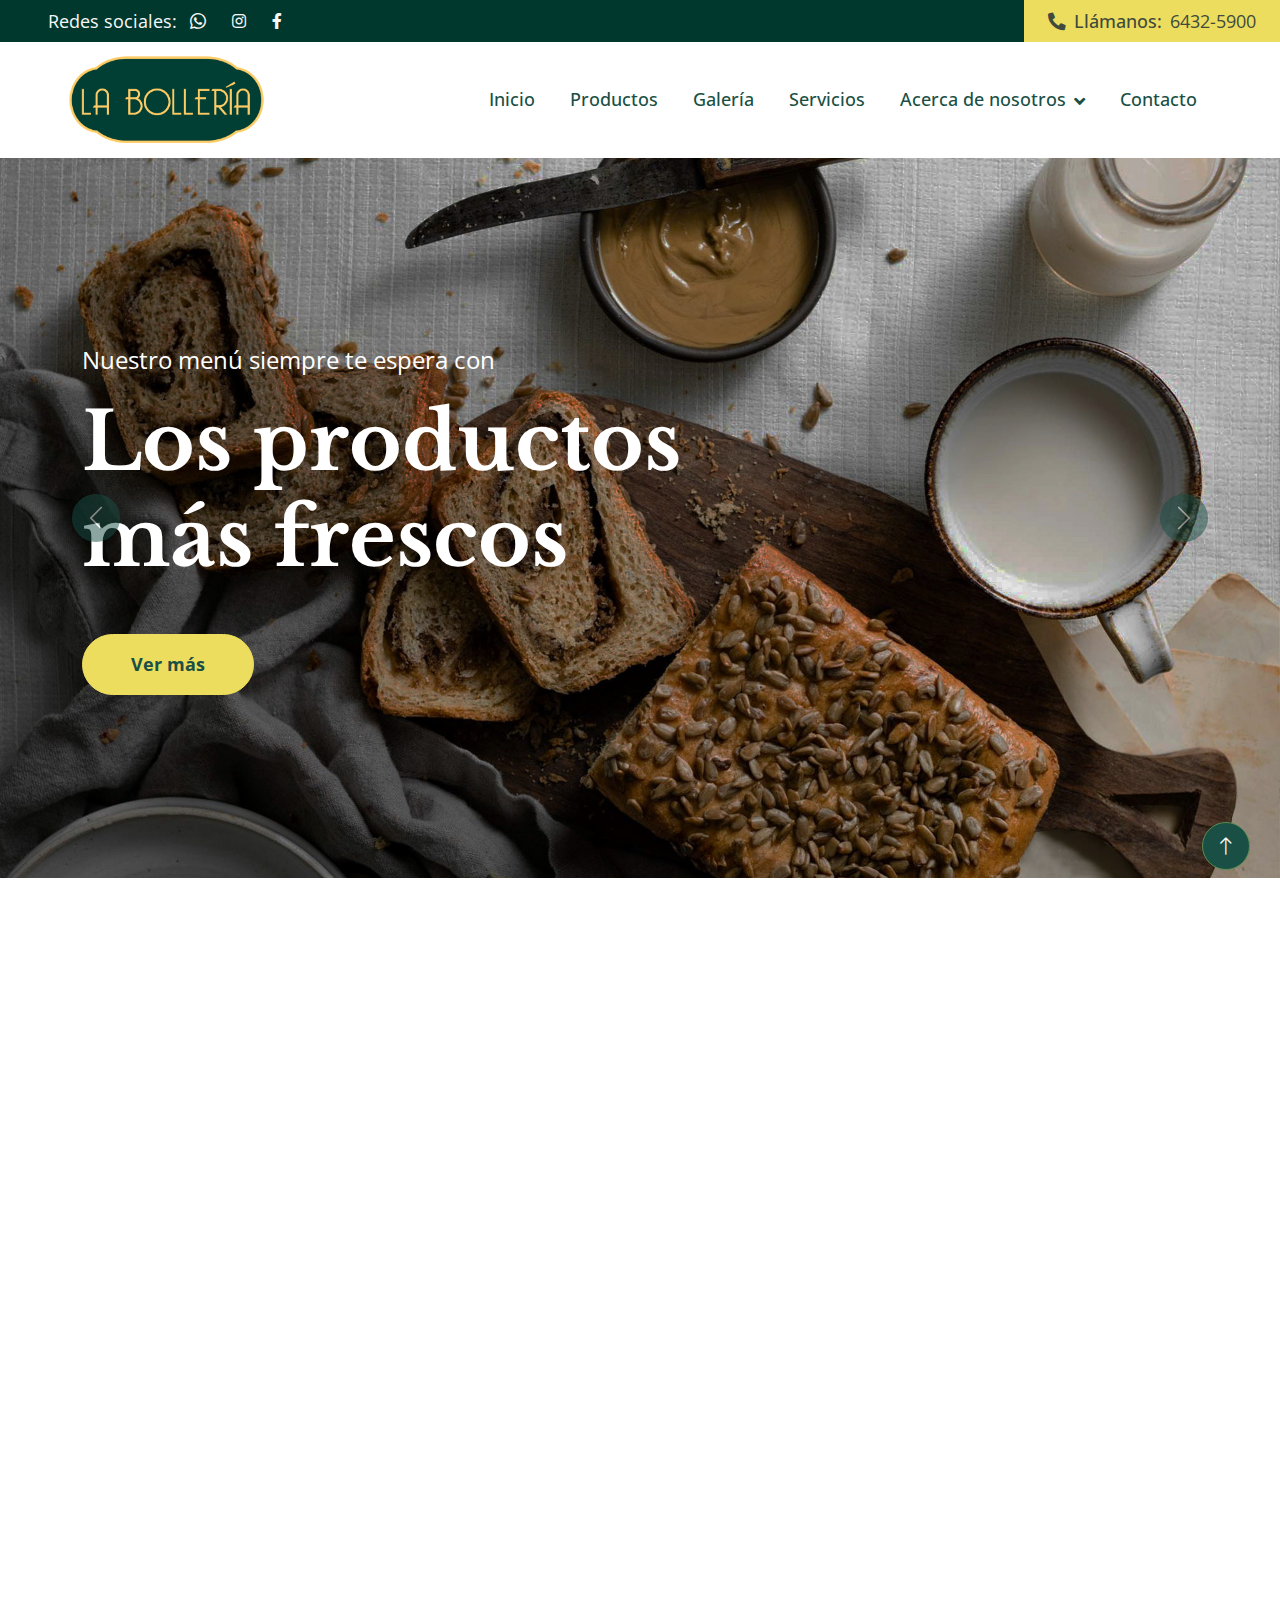
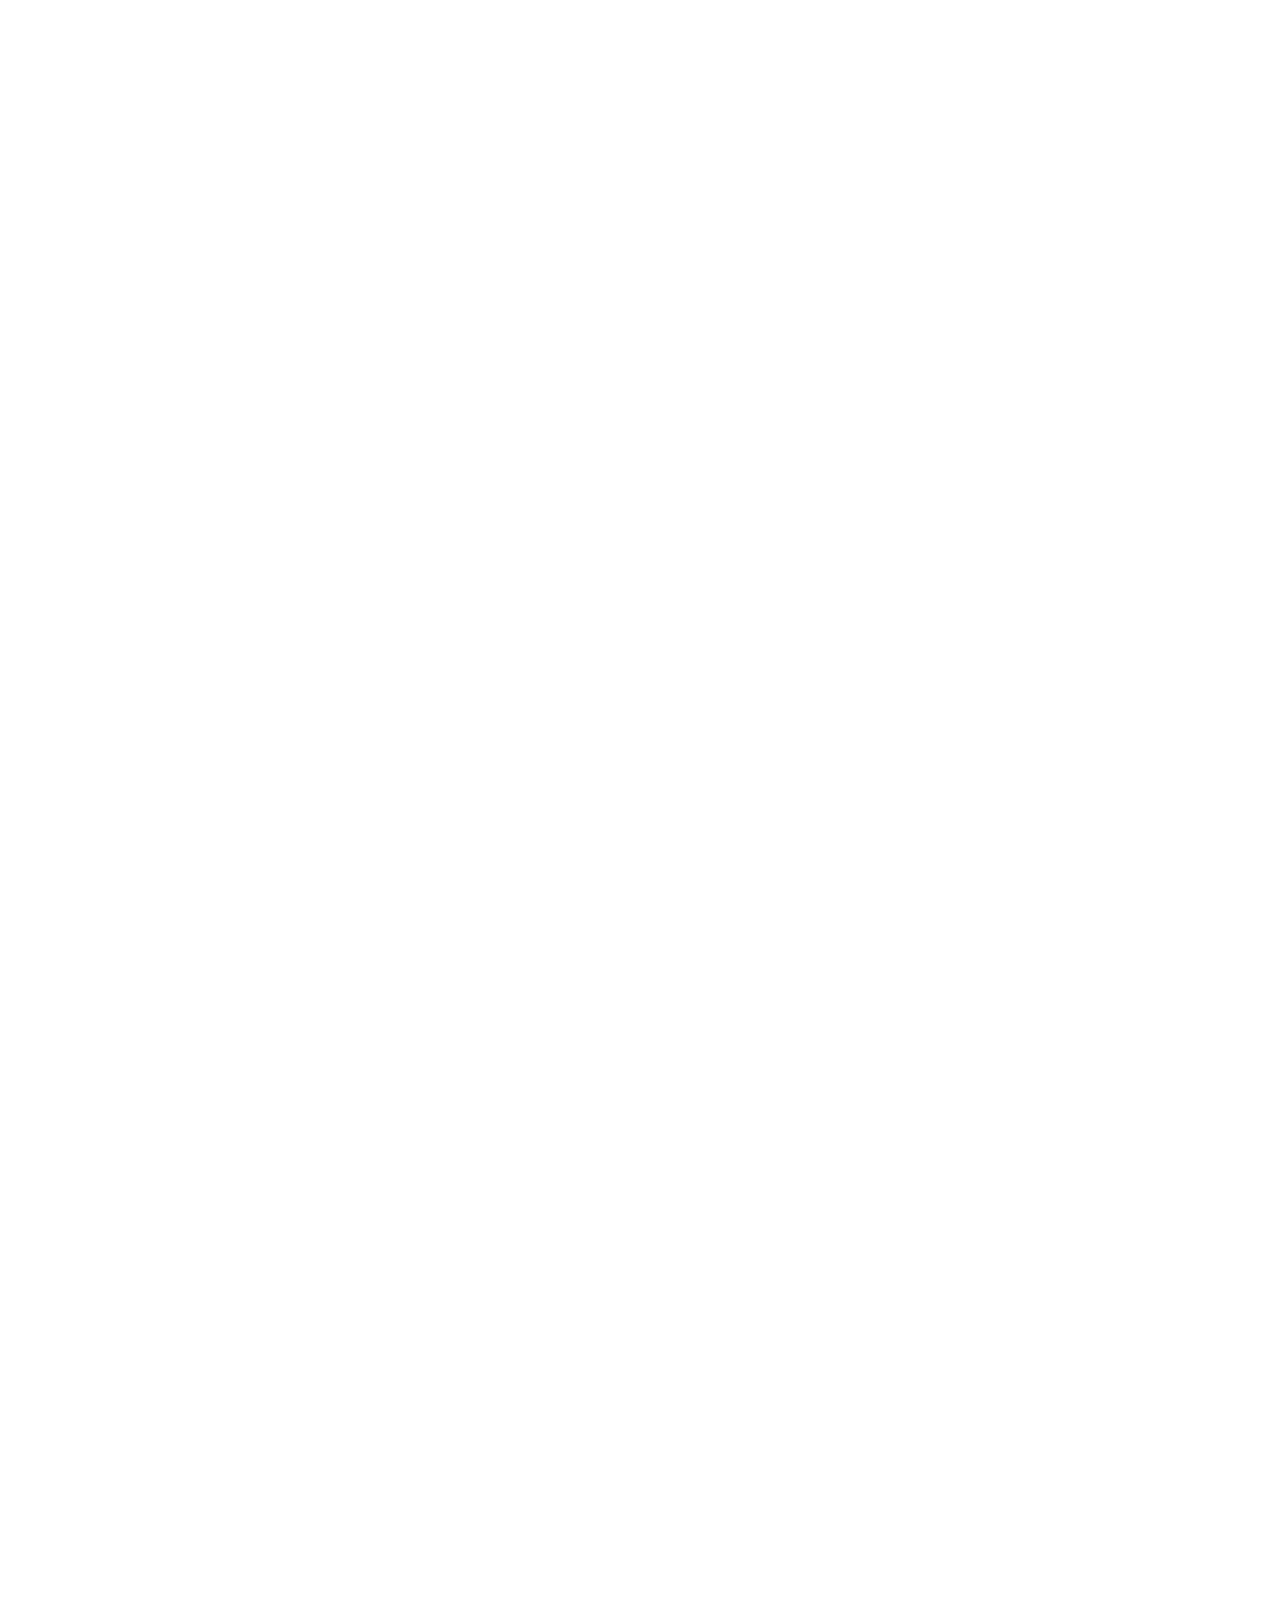
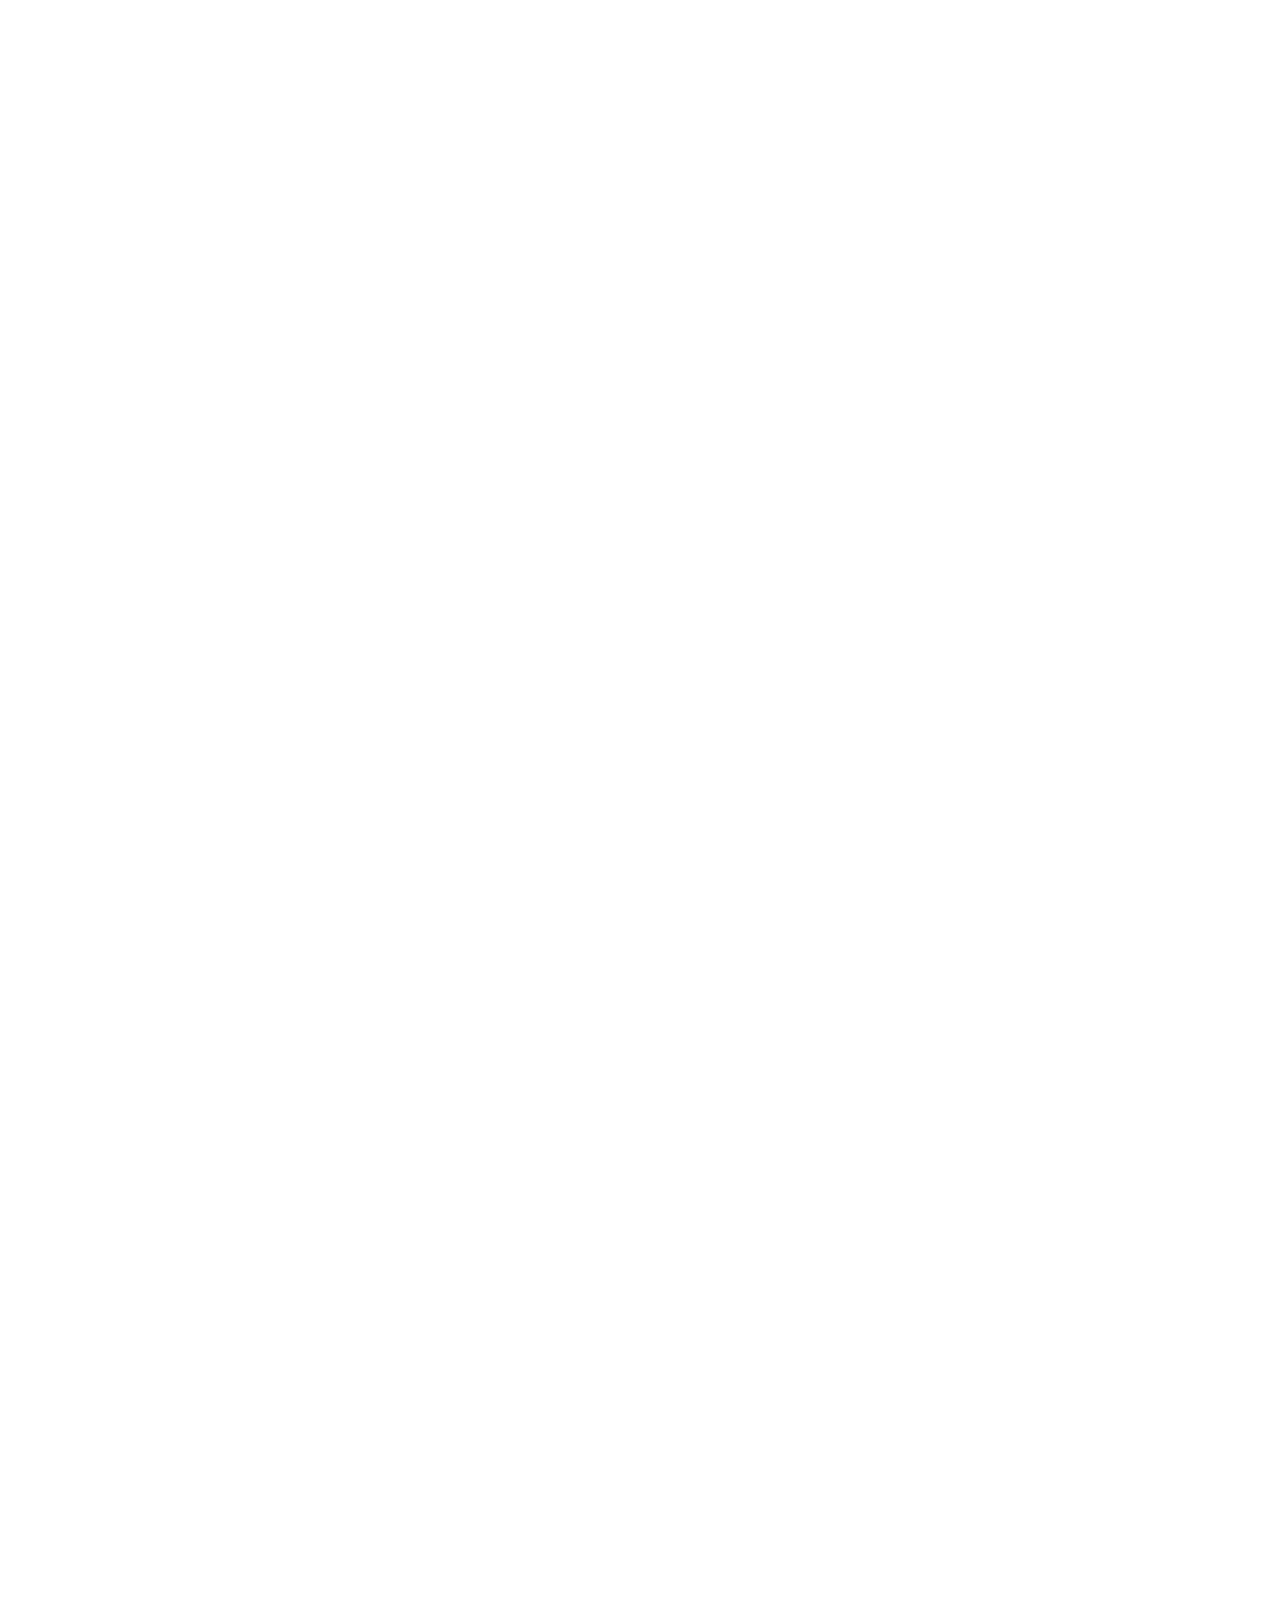
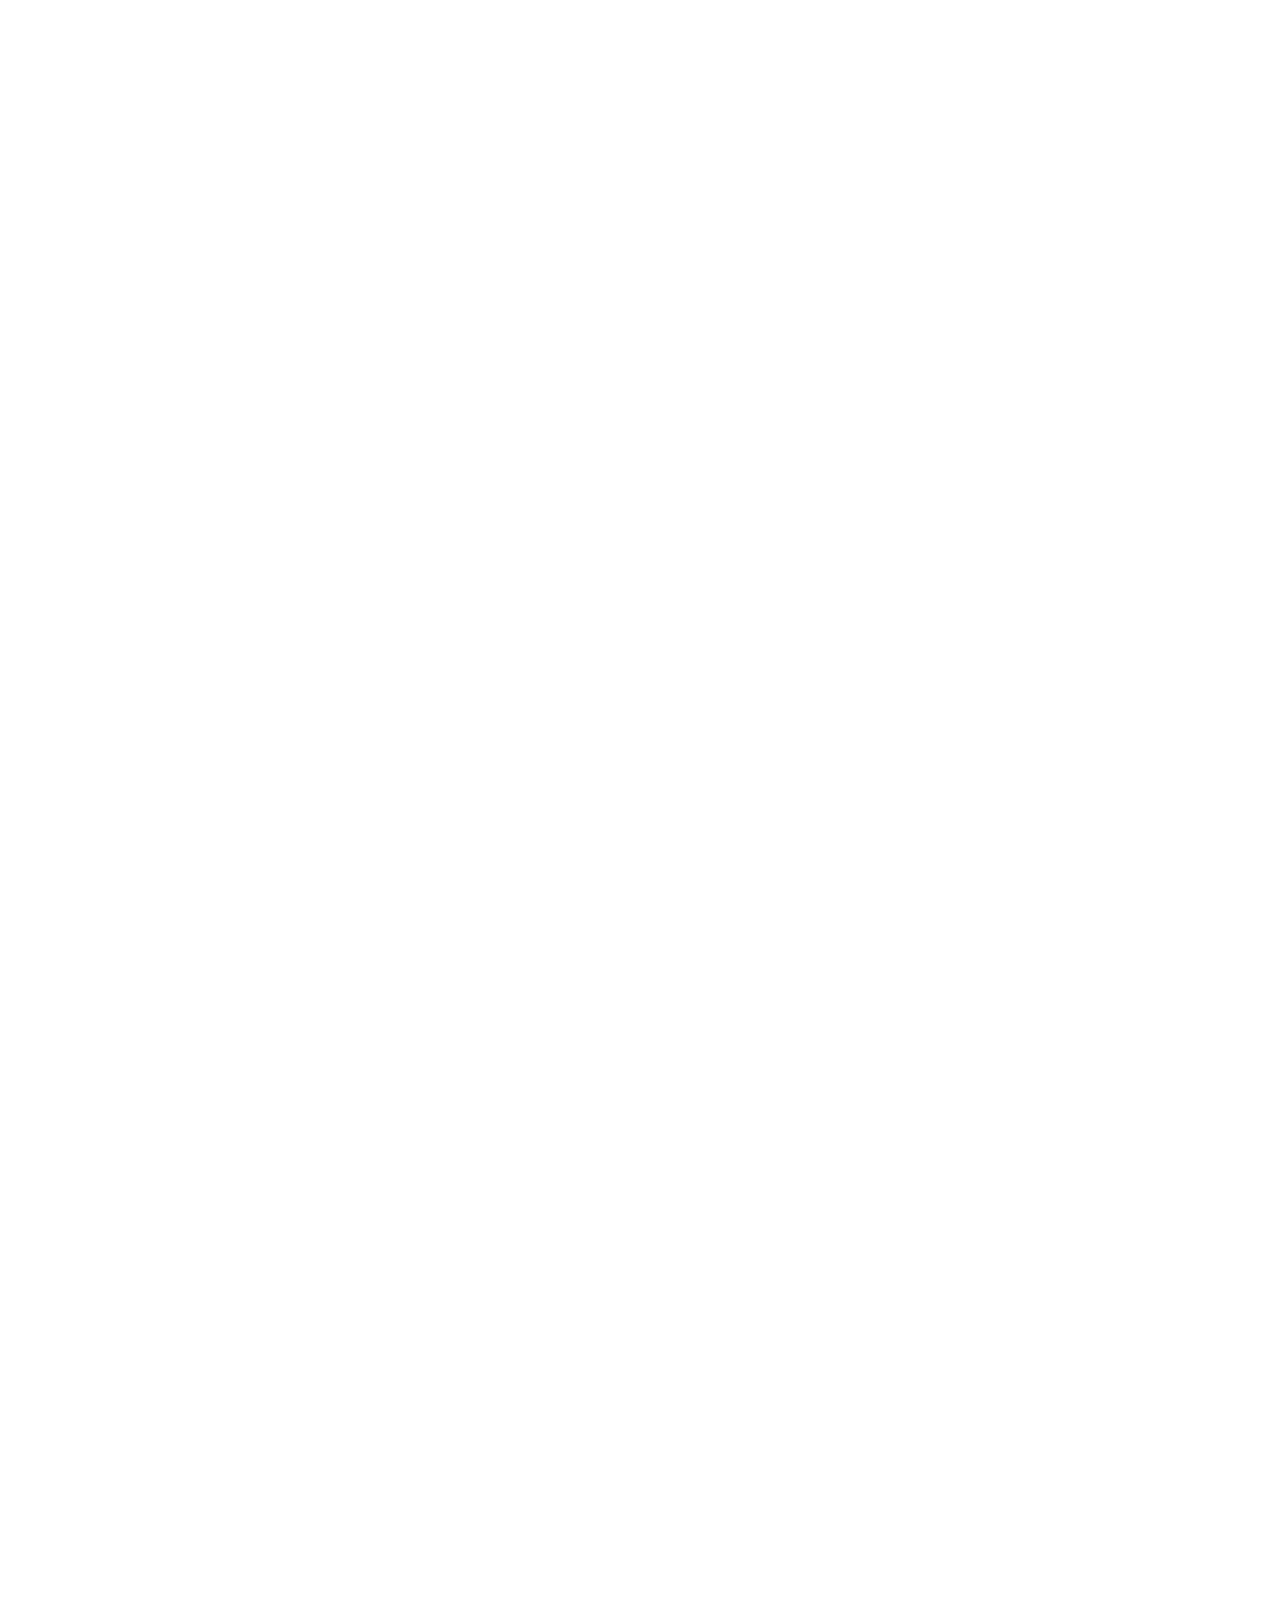
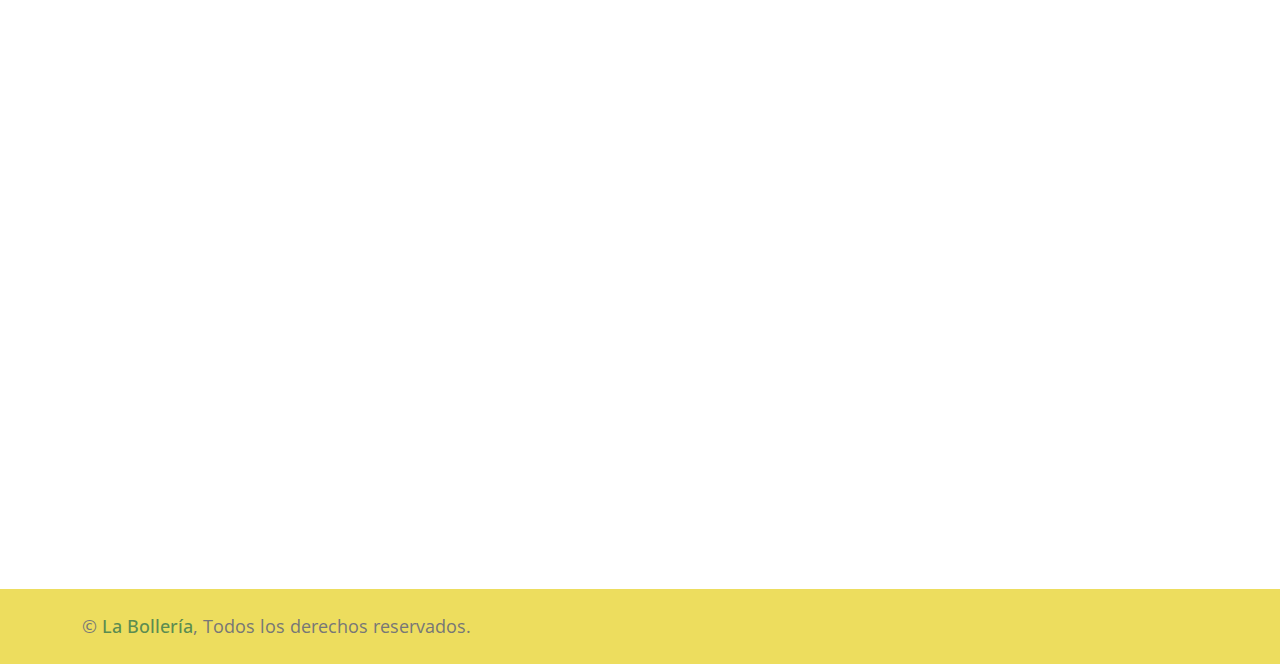
<file: index.html>
<!DOCTYPE html>
<html lang="en">

<head>
    <meta charset="utf-8">
    <title>La Bollería</title>
    <meta content="width=device-width, initial-scale=1.0" name="viewport">
    <meta content="" name="keywords">
    <meta content="" name="description">

    <!-- Favicon -->
    <link href="img/favicon.ico" rel="icon">

    <!-- Google Web Fonts -->
    <link rel="preconnect" href="https://fonts.googleapis.com">
    <link rel="preconnect" href="https://fonts.gstatic.com" crossorigin>
    <link
        href="https://fonts.googleapis.com/css2?family=Libre+Baskerville:wght@700&family=Open+Sans:wght@400;500;600&display=swap"
        rel="stylesheet">

    <!-- Icon Font Stylesheet -->
    <link href="https://cdnjs.cloudflare.com/ajax/libs/font-awesome/5.10.0/css/all.min.css" rel="stylesheet">
    <link href="https://cdn.jsdelivr.net/npm/bootstrap-icons@1.4.1/font/bootstrap-icons.css" rel="stylesheet">

    <!-- Libraries Stylesheet -->
    <link href="lib/animate/animate.min.css" rel="stylesheet">
    <link href="lib/owlcarousel/assets/owl.carousel.min.css" rel="stylesheet">
    <link href="lib/lightbox/css/lightbox.min.css" rel="stylesheet">

    <!-- Customized Bootstrap Stylesheet -->
    <link href="css/bootstrap.min.css" rel="stylesheet">

    <!-- Template Stylesheet -->
    <link href="css/style.css" rel="stylesheet">
</head>

<body>
    <!-- Spinner Start -->
    <div id="spinner"
        class="show bg-white position-fixed translate-middle w-100 vh-100 top-50 start-50 d-flex align-items-center justify-content-center">
        <div class="spinner-border text-primary" role="status" style="width: 3rem; height: 3rem;"></div>
    </div>
    <!-- Spinner End -->


    <!-- Topbar Start -->
    <div class="container-fluid bg-dark px-0">
        <div class="row g-0 d-none d-lg-flex">
            <div class="col-lg-6 ps-5 text-start">
                <div class="h-100 d-inline-flex align-items-center text-light">
                    <span>Redes sociales:</span>
                    <a class="btn btn-link text-light" target="_blank"
                        href="https://wa.me/50664325900?text=¡Hola, visité su sitio web y me gustaría realizar una consulta!"><i
                            class="bi bi-whatsapp"></i></a>
                    <a class="btn btn-link text-light" target="_blank"
                        href="https://www.instagram.com/labolleriacr/?fbclid=IwAR0MKMSitIbGgIa_4SW2U0Ifqy6U9aUXsqsqbD16D6lpwSvl94m3rwtIl2k"><i
                            class="fab fa-instagram"></i></a>
                    <a class="btn btn-link text-light" target="_blank"
                        href="https://www.facebook.com/profile.php?id=100090992470804"><i
                            class="fab fa-facebook-f"></i></a>
                </div>
            </div>
            <div class="col-lg-6 text-end">
                <div class="h-100 bg-secondary d-inline-flex align-items-center text-dark py-2 px-4">
                    <span class="me-2 fw-semi-bold"><i class="fa fa-phone-alt me-2"></i>Llámanos:</span>
                    <span>6432-5900</span>
                </div>
            </div>
        </div>
    </div>
    <!-- Topbar End -->


    <!-- Navbar Start -->
    <nav class="navbar navbar-expand-lg bg-white navbar-light sticky-top px-4 px-lg-5">
        <a href="index.html" class="navbar-brand d-flex align-items-center">
            <img src="img/LBLogo.png" height="90px"/>
        </a>
        <button type="button" class="navbar-toggler me-0" data-bs-toggle="collapse" data-bs-target="#navbarCollapse">
            <span class="navbar-toggler-icon"></span>
        </button>
        <div class="collapse navbar-collapse" id="navbarCollapse">
            <div class="navbar-nav ms-auto p-4 p-lg-0">
                <a href="index.html" class="nav-item nav-link active">Inicio</a>
                <a href="productos.html" class="nav-item nav-link">Productos</a>
                <a href="galeria.html" class="nav-item nav-link">Galería</a>
                <a href="servicios.html" class="nav-item nav-link">Servicios</a>
                <div class="nav-item dropdown">
                    <a href="#" class="nav-link dropdown-toggle" data-bs-toggle="dropdown">Acerca de nosotros</a>
                    <div class="dropdown-menu bg-light m-0">
                        <a href="local.html" class="dropdown-item">Nuestro local</a>
                        <a href="equipo.html" class="dropdown-item">Nuestro equipo</a>
                    </div>
                </div>
                <a href="contacto.html" class="nav-item nav-link">Contacto</a>
            </div>
        </div>
    </nav>
    <!-- Navbar End -->


    <!-- Carousel Start -->
    <div class="container-fluid px-0 mb-5">
        <div id="header-carousel" class="carousel slide" data-bs-ride="carousel">
            <div class="carousel-inner">
                <div class="carousel-item active">
                    <img class="w-100" src="img/carousel-1.jpg" alt="Image">
                    <div class="carousel-caption">
                        <div class="container">
                            <div class="row justify-content-start">
                                <div class="col-lg-8 text-start">
                                    <p class="fs-4 text-white">Nuestro menú siempre te espera con</p>
                                    <h1 class="display-1 text-white mb-5 animated slideInRight">Los productos más
                                        frescos</h1>
                                    <a href="galeria.html"
                                        class="btn btn-secondary rounded-pill py-3 px-5 animated slideInRight linkmas">Ver
                                        más</a>
                                </div>
                            </div>
                        </div>
                    </div>
                </div>
                <div class="carousel-item">
                    <img class="w-100" src="img/carousel-2.jpg" alt="Image">
                    <div class="carousel-caption">
                        <div class="container">
                            <div class="row justify-content-end">
                                <div class="col-lg-8 text-end">
                                    <p class="fs-4 text-white">Cada mes aún mejor que el anterior</p>
                                    <h1 class="display-1 text-white mb-5 animated slideInRight">Descubre nuestro menú
                                        rotativo</h1>
                                    <a href="productos.html"
                                        class="btn btn-secondary rounded-pill py-3 px-5 animated slideInLeft linkmas">Ver
                                        más</a>
                                </div>
                            </div>
                        </div>
                    </div>
                </div>
            </div>
            <button class="carousel-control-prev" type="button" data-bs-target="#header-carousel" data-bs-slide="prev">
                <span class="carousel-control-prev-icon" aria-hidden="true"></span>
                <span class="visually-hidden">Previous</span>
            </button>
            <button class="carousel-control-next" type="button" data-bs-target="#header-carousel" data-bs-slide="next">
                <span class="carousel-control-next-icon" aria-hidden="true"></span>
                <span class="visually-hidden">Next</span>
            </button>
        </div>
    </div>
    <!-- Carousel End -->


    <!-- About Start -->
    <div class="container-xxl py-5">
        <div class="container">
            <div class="row g-5 align-items-end">
                <div class="col-lg-6">
                    <div class="row g-2">
                        <div class="col-6 position-relative wow fadeIn" data-wow-delay="0.7s">
                            <div class="about-experience bg-secondary rounded">
                                <h1 class="display-1 mb-0">3</h1>
                                <small class="fs-5 fw-bold">Años de experiencia</small>
                            </div>
                        </div>
                        <div class="col-6 wow fadeIn" data-wow-delay="0.1s">
                            <img class="img-fluid rounded" src="img/service-4.jpg">
                        </div>
                        <div class="col-6 wow fadeIn" data-wow-delay="0.3s">
                            <img class="img-fluid rounded" src="img/service-2.jpg">
                        </div>
                        <div class="col-6 wow fadeIn" data-wow-delay="0.5s">
                            <img class="img-fluid rounded" src="img/service-3.jpg">
                        </div>
                    </div>
                </div>
                <div class="col-lg-6 wow fadeIn" data-wow-delay="0.5s">
                    <p class="section-title bg-white text-start text-primary pe-3">¡Conocenos!</p>
                    <h1 class="mb-4">Acerca de nosotros</h1>
                    <div class="row g-5 pt-2 mb-5">
                        <div class="col-sm-6">
                            <img class="img-fluid mb-4" src="img/service.png" alt="">
                            <h5 class="mb-3">Nuestro local</h5>
                            <span>Visita la esquina más deliciosa del cantón de Grecia.</span>
                        </div>
                        <div class="col-sm-6">
                            <img class="img-fluid mb-4" src="img/product.png" alt="">
                            <h5 class="mb-3">Productos</h5>
                            <span>Asegúrate de conocer las últimas novedades de nuestro menú rotativo.</span>
                        </div>
                    </div>
                    <a class="btn btn-secondary rounded-pill py-3 px-5 linkmas" href="equipo.html">Saber más</a>
                </div>
            </div>
        </div>
    </div>
    <!-- About End -->


    <!-- Features Start -->
    <div class="container-xxl py-5">
        <div class="container">
            <div class="row g-5 align-items-center">
                <div class="col-lg-6 wow fadeInUp" data-wow-delay="0.1s">
                    <p class="section-title bg-white text-start text-primary pe-3">Preparamos a tu gusto</p>
                    <h1 class="mb-4">Antes de realizar tu pedido:</h1>
                    <p class="mb-4">Nos encanta hacer pedidos personalizados, sin embargo necesitamos algunos datos
                        previos antes de realizarlo</p>
                    <p><i class="fa fa-check text-primary me-3"></i>Tipo de repostería deseada</p>
                    <p><i class="fa fa-check text-primary me-3"></i>Número de unidades</p>
                    <p><i class="fa fa-check text-primary me-3"></i>Tipo de envío</p>
                    <a class="btn btn-secondary rounded-pill py-3 px-5 mt-3 linkmas" href="contacto.html">Ver más</a>
                </div>
                <div class="col-lg-6">
                    <div class="rounded overflow-hidden">
                        <div class="row g-0">
                            <div class="col-sm-6 wow fadeIn" data-wow-delay="0.1s">
                                <div class="text-center bg-primary py-5 px-4">
                                    <img class="img-fluid mb-4" src="img/experience.png" alt="">
                                    <h1 class="display-6 text-white" data-toggle="counter-up">8</h1>
                                    <span class="fs-5 fw-semi-bold text-secondary">Años de experiencia en cocina</span>
                                </div>
                            </div>
                            <div class="col-sm-6 wow fadeIn" data-wow-delay="0.3s">
                                <div class="text-center bg-secondary py-5 px-4">
                                    <img class="img-fluid mb-4" src="img/award.png" alt="">
                                    <h1 class="display-6" data-toggle="counter-up">2</h1>
                                    <span class="fs-5 fw-semi-bold text-primary">Títulos de cocina
                                        internacionales</span>
                                </div>
                            </div>
                            <div class="col-sm-6 wow fadeIn" data-wow-delay="0.5s">
                                <div class="text-center bg-secondary py-5 px-4">
                                    <img class="img-fluid mb-4" src="img/animal.png" alt="">
                                    <h1 class="display-6" data-toggle="counter-up">57</h1>
                                    <span class="fs-5 fw-semi-bold text-primary">Recetas</span>
                                </div>
                            </div>
                            <div class="col-sm-6 wow fadeIn" data-wow-delay="0.7s">
                                <div class="text-center bg-primary py-5 px-4">
                                    <img class="img-fluid mb-4" src="img/client.png" alt="">
                                    <h1 class="display-6 text-white" data-toggle="counter-up">150</h1>
                                    <span class="fs-5 fw-semi-bold text-secondary">Clientes felices</span>
                                </div>
                            </div>
                        </div>
                    </div>
                </div>
            </div>
        </div>
    </div>
    <!-- Features End -->


    <!-- Banner Start -->
    <div class="container-fluid banner my-5 py-5" data-parallax="scroll" data-image-src="img/banner.jpg">
        <div class="container py-5">
            <div class="row g-5">
                <div class="col-lg-6 wow fadeIn" data-wow-delay="0.3s">
                    <div class="row g-4 align-items-center">
                        <div class="col-sm-4">
                            <img class="img-fluid rounded" src="img/banner-1.jpg" alt="">
                        </div>
                        <div class="col-sm-8">
                            <h2 class="text-white mb-3">Insumos siempre frescos</h2>
                            <p class="text-white mb-4">Comprometidos con la calidad, el sabor y la frescura de </p>
                            <a class="btn btn-secondary rounded-pill py-2 px-4 linkmas" href="galeria.html">Ver más</a>
                        </div>
                    </div>
                </div>
                <div class="col-lg-6 wow fadeIn" data-wow-delay="0.5s">
                    <div class="row g-4 align-items-center">
                        <div class="col-sm-4">
                            <img class="img-fluid rounded" src="img/banner-3.jpg" alt="">
                        </div>
                        <div class="col-sm-8">
                            <h2 class="text-white mb-3">Nuevos productos cada mes</h2>
                            <p class="text-white mb-4">Nuestro menú rotativo para tener sabores nuevos en la mesa
                                siempre</p>
                            <a class="btn btn-secondary rounded-pill py-2 px-4 linkmas" href="productos.html">Ver
                                más</a>
                        </div>
                    </div>
                </div>
            </div>
        </div>
    </div>
    <!-- Banner End -->


    <!-- Service Start -->
    <div class="container-xxl py-5">
        <div class="container">
            <div class="text-center mx-auto pb-4 wow fadeInUp" data-wow-delay="0.1s" style="max-width: 500px;">
                <p class="section-title bg-white text-center text-primary px-3">Servicios que ofrecemos</p>
                <h1 class="mb-5">¡Disfruta de nuestra cuchara!</h1>
            </div>
            <div class="row gy-5 gx-4">
                <div class="col-lg-4 col-md-6 pt-5 wow fadeInUp" data-wow-delay="0.1s">
                    <div class="service-item d-flex h-100">
                        <div class="service-img">
                            <img class="img-fluid" src="img/service-1.jpg" alt="">
                        </div>
                        <div class="service-text p-5 pt-0">
                            <div class="service-icon">
                                <img class="img-fluid rounded-circle" src="img/service-1.jpg" alt="">
                            </div>
                            <h5 class="mb-3">Repostería dulce y salada</h4>
                                <p class="mb-4">Vení a disfrutar de lo dulce y salado de la vida con la mejor repostería
                                </p>
                        </div>
                    </div>
                </div>
                <div class="col-lg-4 col-md-6 pt-5 wow fadeInUp" data-wow-delay="0.3s">
                    <div class="service-item d-flex h-100">
                        <div class="service-img">
                            <img class="img-fluid" src="img/service-2.jpg" alt="">
                        </div>
                        <div class="service-text p-5 pt-0">
                            <div class="service-icon">
                                <img class="img-fluid rounded-circle" src="img/service-2.jpg" alt="">
                            </div>
                            <h5 class="mb-3">Café gourmet</h5>
                            <p class="mb-4">Experimentá los distintos matices y tuestes de las mejores regiones
                                cafetaleras del país. </p>
                        </div>
                    </div>
                </div>
                <div class="col-lg-4 col-md-6 pt-5 wow fadeInUp" data-wow-delay="0.5s">
                    <div class="service-item d-flex h-100">
                        <div class="service-img">
                            <img class="img-fluid" src="img/service-3.jpg" alt="">
                        </div>
                        <div class="service-text p-5 pt-0">
                            <div class="service-icon">
                                <img class="img-fluid rounded-circle" src="img/service-3.jpg" alt="">
                            </div>
                            <h5 class="mb-3">Repostería por encargo</h5>
                            <p class="mb-4">Sorprendé a tus invitados y seres queridos con repostería personalizada para
                                cada ocasión especial.</p>
                        </div>
                    </div>
                </div>
            </div>
            <br>
            <div class="text-center mx-auto wow fadeInUp" data-wow-delay="0.1s" style="max-width: 500px;">
                <a class="btn btn-secondary rounded-pill py-3 px-5 linkmas" href="contacto.html">Contactarnos</a>
            </div>
        </div>
    </div>
    <!-- Service End -->


    <!-- Gallery Start -->
    <div class="container-xxl py-5 px-0">
        <div class="row g-0">
            <div class="col-lg-3 col-md-6 wow fadeInUp" data-wow-delay="0.1s">
                <div class="row g-0">
                    <div class="col-12">
                        <a class="d-block" href="img/gallery-5.jpg" data-lightbox="gallery">
                            <img class="img-fluid" src="img/gallery-5.jpg" alt="">
                        </a>
                    </div>
                    <div class="col-12">
                        <a class="d-block" href="img/gallery-1.jpg" data-lightbox="gallery">
                            <img class="img-fluid" src="img/gallery-1.jpg" alt="">
                        </a>
                    </div>
                </div>
            </div>
            <div class="col-lg-3 col-md-6 wow fadeInUp" data-wow-delay="0.3s">
                <div class="row g-0">
                    <div class="col-12">
                        <a class="d-block" href="img/gallery-2.jpg" data-lightbox="gallery">
                            <img class="img-fluid" src="img/gallery-2.jpg" alt="">
                        </a>
                    </div>
                    <div class="col-12">
                        <a class="d-block" href="img/gallery-6.jpg" data-lightbox="gallery">
                            <img class="img-fluid" src="img/gallery-6.jpg" alt="">
                        </a>
                    </div>
                </div>
            </div>
            <div class="col-lg-3 col-md-6 wow fadeInUp" data-wow-delay="0.5s">
                <div class="row g-0">
                    <div class="col-12">
                        <a class="d-block" href="img/gallery-7.jpg" data-lightbox="gallery">
                            <img class="img-fluid" src="img/gallery-7.jpg" alt="">
                        </a>
                    </div>
                    <div class="col-12">
                        <a class="d-block" href="img/gallery-3.jpg" data-lightbox="gallery">
                            <img class="img-fluid" src="img/gallery-3.jpg" alt="">
                        </a>
                    </div>
                </div>
            </div>
            <div class="col-lg-3 col-md-6 wow fadeInUp" data-wow-delay="0.7s">
                <div class="row g-0">
                    <div class="col-12">
                        <a class="d-block" href="img/gallery-4.jpg" data-lightbox="gallery">
                            <img class="img-fluid" src="img/gallery-4.jpg" alt="">
                        </a>
                    </div>
                    <div class="col-12">
                        <a class="d-block" href="img/gallery-8.jpg" data-lightbox="gallery">
                            <img class="img-fluid" src="img/gallery-8.jpg" alt="">
                        </a>
                    </div>
                </div>
            </div>
        </div>
    </div>
    <!-- Gallery End -->


    <!-- Product Start -->
    <div class="container-xxl py-5">
        <div class="container">
            <div class="text-center mx-auto wow fadeInUp" data-wow-delay="0.1s" style="max-width: 500px;">
                <p class="section-title bg-white text-center text-primary px-3">Catálogo de productos</p>
                <h1 class="mb-5">Siempre frescos, hechos con los mejores ingredientes</h1>
            </div>
            <div class="row gx-4">
                <div class="col-md-6 col-lg-4 col-xl-3 wow fadeInUp" data-wow-delay="0.1s">
                    <div class="product-item">
                        <div class="position-relative">
                            <img class="img-fluid" src="img/product-1.jpg" alt="">
                            <div class="product-overlay">
                                <span class="text-center fs-5 fw-semi-bold text-light"></span>
                            </div>
                        </div>
                        <div class="text-center p-4">
                            <a class="d-block h5" href="">Croissant Natural</a>
                            <span class="text-primary me-1">₡2000</span>
                        </div>
                    </div>
                </div>
                <div class="col-md-6 col-lg-4 col-xl-3 wow fadeInUp" data-wow-delay="0.3s">
                    <div class="product-item">
                        <div class="position-relative">
                            <img class="img-fluid" src="img/product-2.jpg" alt="">
                            <div class="product-overlay">
                                <span class="text-center fs-5 fw-semi-bold text-light"></span>
                            </div>
                        </div>
                        <div class="text-center p-4">
                            <a class="d-block h5" href="">Rollo de Canela</a>
                            <span class="text-primary me-1">₡2500</span>
                        </div>
                    </div>
                </div>
                <div class="col-md-6 col-lg-4 col-xl-3 wow fadeInUp" data-wow-delay="0.5s">
                    <div class="product-item">
                        <div class="position-relative">
                            <img class="img-fluid" src="img/product-3.jpg" alt="">
                            <div class="product-overlay">
                                <span class="text-center fs-5 fw-semi-bold text-light"></span>
                            </div>
                        </div>
                        <div class="text-center p-4">
                            <a class="d-block h5" href="">Muffin de chocolate</a>
                            <span class="text-primary me-1">₡2100</span>
                        </div>
                    </div>
                </div>
                <div class="col-md-6 col-lg-4 col-xl-3 wow fadeInUp" data-wow-delay="0.7s">
                    <div class="product-item">
                        <div class="position-relative">
                            <img class="img-fluid" src="img/product-4.jpg" alt="">
                            <div class="product-overlay">
                                <span class="text-center fs-5 fw-semi-bold text-light"></span>
                            </div>
                        </div>
                        <div class="text-center p-4">
                            <a class="d-block h5" href="">Café Dota</a>
                            <span class="text-primary me-1">₡5000</span>

                        </div>
                    </div>
                </div>
            </div>
            <br>
            <div class="text-center mx-auto wow fadeInUp" data-wow-delay="0.1s" style="max-width: 500px;">
                <a class="btn btn-secondary rounded-pill py-3 px-5 linkmas" href="productos.html">Ver productos</a>
            </div>
        </div>
    </div>
    <!-- Product End -->


    <!-- Team Start -->
    <div class="container-xxl py-5">
        <div class="container">
            <div class="text-center mx-auto wow fadeInUp" data-wow-delay="0.1s" style="max-width: 500px;">
                <p class="section-title bg-white text-center text-primary px-3">Nuestro equipo:</p>
                <h1 class="mb-5">Quienes hacen que el pan llegue hasta la mesa</h1>
            </div>
            <div class="row g-4">
                <div class="col-lg-4 col-md-6 wow fadeInUp" data-wow-delay="0.1s">
                    <div class="team-item rounded p-4">
                        <img class="img-fluid rounded mb-4" src="img/team-1.jpg" alt="">
                        <h5>Adrián Hernández</h5>
                        <p class="text-primary">Chef</p>
                    </div>
                </div>
                <div class="col-lg-4 col-md-6 wow fadeInUp" data-wow-delay="0.3s">
                    <div class="team-item rounded p-4">
                        <img class="img-fluid rounded mb-4" src="img/team-2.jpg" alt="">
                        <h5>Doris Alfaro</h5>
                        <p class="text-primary">Co-dueña</p>
                    </div>
                </div>
                <div class="col-lg-4 col-md-6 wow fadeInUp" data-wow-delay="0.5s">
                    <div class="team-item rounded p-4">
                        <img class="img-fluid rounded mb-4" src="img/team-3.jpg" alt="">
                        <h5>Fabricio Bolaños</h5>
                        <p class="text-primary">Co-dueño</p>
                    </div>
                </div>
            </div>
        </div>
    </div>
    <!-- Team End -->


    <!-- Testimonial Start -->
    <div class="container-xxl py-5">
        <div class="container">
            <div class="text-center mx-auto wow fadeInUp" data-wow-delay="0.1s" style="max-width: 500px;">
                <p class="section-title bg-white text-center text-primary px-3">Clientes felices</p>
                <h1 class="mb-5">Amantes del buen pan</h1>
            </div>
            <div class="row g-5 align-items-center">
                <div class="col-lg-5 wow fadeInUp" data-wow-delay="0.1s">
                    <div class="testimonial-img">
                        <img class="img-fluid animated pulse infinite" src="img/testimonial-1.jpg" alt="">
                        <img class="img-fluid animated pulse infinite" src="img/testimonial-2.jpg" alt="">
                        <img class="img-fluid animated pulse infinite" src="img/testimonial-3.jpg" alt="">
                        <img class="img-fluid animated pulse infinite" src="img/testimonial-4.jpg" alt="">
                    </div>
                </div>
                <div class="col-lg-7 wow fadeInUp" data-wow-delay="0.5s">
                    <div class="owl-carousel testimonial-carousel">
                        <div class="testimonial-item">
                            <img class="img-fluid mb-3" src="img/testimonial-1.jpg" alt="">
                            <p class="fs-5">Excelente pan. Muy buenos los ingredientes y buena la atención.</p>
                            <h5>Felix Varela</h5>
                        </div>
                        <div class="testimonial-item">
                            <img class="img-fluid mb-3" src="img/testimonial-2.jpg" alt="">
                            <p class="fs-5">Excelente lugar, excelente atención. Todos los productos deliciosos y de
                                excelente calidad.</p>
                            <h5>Nathaly Acosta</h5>
                        </div>
                        <div class="testimonial-item">
                            <img class="img-fluid mb-3" src="img/testimonial-3.jpg" alt="">
                            <p class="fs-5">La mejor panadería de Grecia y ademas cuesta pensar en una panadería que la
                                iguale en calidad, precio y sabor!</p>
                            <h5>Bereth García</h5>
                        </div>
                        <div class="testimonial-item">
                            <img class="img-fluid mb-3" src="img/testimonial-4.jpg" alt="">
                            <p class="fs-5">Tienen gran variedad de bocadillos dulces y salados así como ricos
                                emparedados y es la mejor opción en Grecia.</p>
                            <h5>Gabriela Soto</h5>
                        </div>
                    </div>
                </div>
            </div>
        </div>
    </div>
    <!-- Testimonial End -->


    <!-- Footer Start -->
    <div class="container-fluid bg-dark footer mt-5 py-5 wow fadeIn" data-wow-delay="0.1s">
        <div class="container py-5">
            <div class="row g-5">
                <div class="col-lg-4 col-md-6">
                    <h5 class="text-white mb-4">La Bollería</h5>
                    <p class="mb-2"><i class="fa fa-map-marker-alt me-3"></i>Diagonal a la esquina noreste de la Iglesia
                        Católica de Grecia</p>
                    <p class="mb-2"><i class="fa fa-phone-alt me-3"></i>6432-5900</p>
                    <p class="mb-2"><i class="fa fa-envelope me-3"></i>labolleria.crb@gmail.com</p>
                    <div class="d-flex pt-3">
                        <a class="btn btn-square btn-secondary rounded-circle me-2" target="_blank"
                            href="https://wa.me/50664325900?text=¡Hola, visité su sitio web y me gustaría realizar una consulta!"><i
                                class="bi bi-whatsapp"></i></a>
                        <a class="btn btn-square btn-secondary rounded-circle me-2" target="_blank"
                            href="https://www.instagram.com/labolleriacr/?fbclid=IwAR0MKMSitIbGgIa_4SW2U0Ifqy6U9aUXsqsqbD16D6lpwSvl94m3rwtIl2k"><i
                                class="fab fa-instagram"></i></a>
                        <a class="btn btn-square btn-secondary rounded-circle me-2" target="_blank"
                            href="https://www.facebook.com/profile.php?id=100090992470804"><i
                                class="fab fa-facebook-f"></i></a>
                    </div>
                </div>

                <div class="col-lg-4 col-md-6">
                    <h5 class="text-white mb-4">Horario:</h5>
                    <p class="mb-1">Lunes - Sábado</p>
                    <h6 class="text-light">06:00 am - 07:00 pm</h6>

                </div>
                <div class="col-lg-4 col-md-6">
                    <h5 class="text-white mb-4">Mantenerme informado</h5>
                    <p>Recibe la actualización de nuestro menú rotativo</p>
                    <div class="form-floating footerform">
                        <input type="text" class="form-control bg-transparent" id="name" placeholder="Tu correo">
                        <label for="name">Tu correo</label>
                        <button type="button"
                            class="btn btn-secondary py-2 position-absolute top-0 end-0 mt-2 me-2">Inscribirse</button>
                    </div>
                </div>
            </div>
        </div>
    </div>
    <!-- Footer End -->


    <!-- Copyright Start -->
    <div class="container-fluid bg-secondary text-body copyright py-4">
        <div class="container">
            <div class="row">
                <div class="col-md-6 text-center text-md-start mb-3 mb-md-0">
                    &copy; <a class="fw-semi-bold" href="#">La Bollería</a>, Todos los derechos reservados.
                </div>
            </div>
        </div>
    </div>
    <!-- Copyright End -->


    <!-- Back to Top -->
    <a href="#" class="btn btn-lg btn-primary btn-lg-square rounded-circle back-to-top"><i
            class="bi bi-arrow-up"></i></a>


    <!-- JavaScript Libraries -->
    <script src="https://code.jquery.com/jquery-3.4.1.min.js"></script>
    <script src="https://cdn.jsdelivr.net/npm/bootstrap@5.0.0/dist/js/bootstrap.bundle.min.js"></script>
    <script src="lib/wow/wow.min.js"></script>
    <script src="lib/easing/easing.min.js"></script>
    <script src="lib/waypoints/waypoints.min.js"></script>
    <script src="lib/owlcarousel/owl.carousel.min.js"></script>
    <script src="lib/counterup/counterup.min.js"></script>
    <script src="lib/parallax/parallax.min.js"></script>
    <script src="lib/lightbox/js/lightbox.min.js"></script>

    <!-- Template Javascript -->
    <script src="js/main.js"></script>
</body>

</html>
</file>
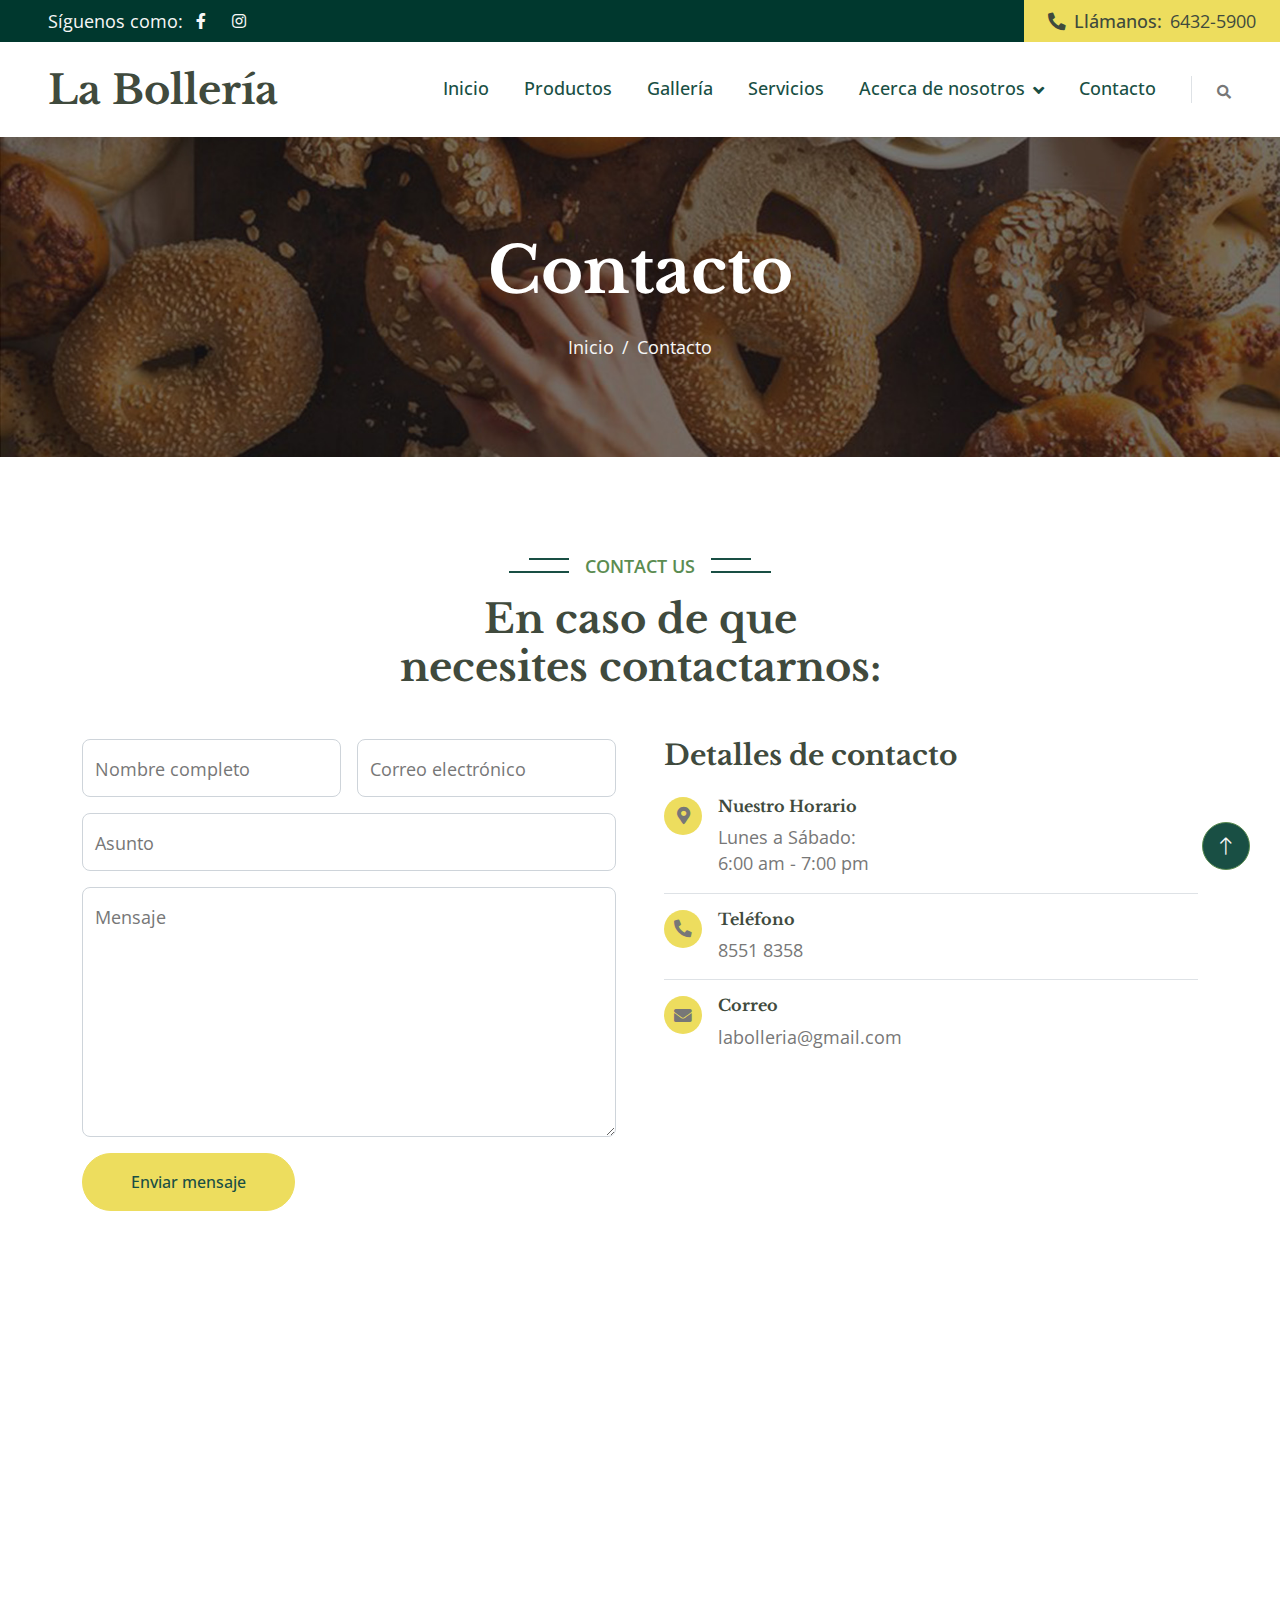
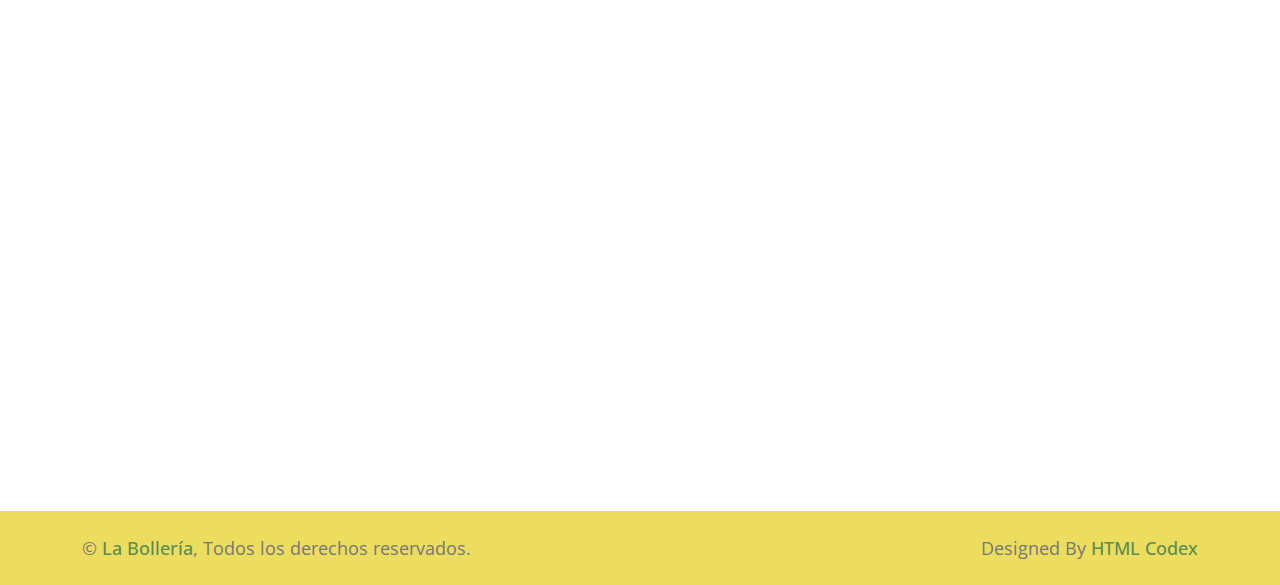
<file: contact.html>
<!DOCTYPE html>
<html lang="en">

<head>
    <meta charset="utf-8">
    <title>Milky - Dairy Website Template</title>
    <meta content="width=device-width, initial-scale=1.0" name="viewport">
    <meta content="" name="keywords">
    <meta content="" name="description">

    <!-- Favicon -->
    <link href="img/favicon.ico" rel="icon">

    <!-- Google Web Fonts -->
    <link rel="preconnect" href="https://fonts.googleapis.com">
    <link rel="preconnect" href="https://fonts.gstatic.com" crossorigin>
    <link href="https://fonts.googleapis.com/css2?family=Libre+Baskerville:wght@700&family=Open+Sans:wght@400;500;600&display=swap" rel="stylesheet">   

    <!-- Icon Font Stylesheet -->
    <link href="https://cdnjs.cloudflare.com/ajax/libs/font-awesome/5.10.0/css/all.min.css" rel="stylesheet">
    <link href="https://cdn.jsdelivr.net/npm/bootstrap-icons@1.4.1/font/bootstrap-icons.css" rel="stylesheet">

    <!-- Libraries Stylesheet -->
    <link href="lib/animate/animate.min.css" rel="stylesheet">
    <link href="lib/owlcarousel/assets/owl.carousel.min.css" rel="stylesheet">
    <link href="lib/lightbox/css/lightbox.min.css" rel="stylesheet">

    <!-- Customized Bootstrap Stylesheet -->
    <link href="css/bootstrap.min.css" rel="stylesheet">

    <!-- Template Stylesheet -->
    <link href="css/style.css" rel="stylesheet">
</head>

<body>
    <!-- Spinner Start -->
    <div id="spinner" class="show bg-white position-fixed translate-middle w-100 vh-100 top-50 start-50 d-flex align-items-center justify-content-center">
        <div class="spinner-border text-primary" role="status" style="width: 3rem; height: 3rem;"></div>
    </div>
    <!-- Spinner End -->


    <!-- Topbar Start -->
    <div class="container-fluid bg-dark px-0">
        <div class="row g-0 d-none d-lg-flex">
            <div class="col-lg-6 ps-5 text-start">
                <div class="h-100 d-inline-flex align-items-center text-light">
                    <span>Síguenos como:</span>
                    <a class="btn btn-link text-light" href=""><i class="fab fa-facebook-f"></i></a>
                    <a class="btn btn-link text-light" href=""><i class="fab fa-instagram"></i></a>
                </div>
            </div>
            <div class="col-lg-6 text-end">
                <div class="h-100 bg-secondary d-inline-flex align-items-center text-dark py-2 px-4">
                    <span class="me-2 fw-semi-bold"><i class="fa fa-phone-alt me-2"></i>Llámanos:</span>
                    <span>6432-5900</span>
                </div>
            </div>
        </div>
    </div>
    <!-- Topbar End -->


    <!-- Navbar Start -->
    <nav class="navbar navbar-expand-lg bg-white navbar-light sticky-top px-4 px-lg-5">
        <a href="index.html" class="navbar-brand d-flex align-items-center">
            <h1 class="m-0">La Bollería</h1>
        </a>
        <button type="button" class="navbar-toggler me-0" data-bs-toggle="collapse" data-bs-target="#navbarCollapse">
            <span class="navbar-toggler-icon"></span>
        </button>
        <div class="collapse navbar-collapse" id="navbarCollapse">
            <div class="navbar-nav ms-auto p-4 p-lg-0">
                <a href="index.html" class="nav-item nav-link active">Inicio</a>
                <a href="product.html" class="nav-item nav-link">Productos</a>
                <a href="gallery.html" class="nav-item nav-link">Gallería</a>
                <a href="service.html" class="nav-item nav-link">Servicios</a>
                <div class="nav-item dropdown">
                    <a href="#" class="nav-link dropdown-toggle" data-bs-toggle="dropdown">Acerca de nosotros</a>
                    <div class="dropdown-menu bg-light m-0">
                        <a href="feature.html" class="dropdown-item">Nuestro local</a>
                        <a href="team.html" class="dropdown-item">Nuestro equipo</a>
                    </div>
                </div>
                <a href="contact.html" class="nav-item nav-link">Contacto</a>
            </div>
            <div class="border-start ps-4 d-none d-lg-block">
                <button type="button" class="btn btn-sm p-0"><i class="fa fa-search"></i></button>
            </div>
        </div>
    </nav>
    <!-- Navbar End -->


    <!-- Page Header Start -->
    <div class="container-fluid page-header py-5 mb-5 wow fadeIn" data-wow-delay="0.1s">
        <div class="container text-center py-5">
            <h1 class="display-3 text-white mb-4 animated slideInDown">Contacto</h1>
            <nav aria-label="breadcrumb animated slideInDown">
                <ol class="breadcrumb justify-content-center mb-0">
                    <li class="breadcrumb-item"><a href="#">Inicio</a></li>
                    <li class="breadcrumb-item"><a href="#">Contacto</a></li>
                </ol>
            </nav>
        </div>
    </div>
    <!-- Page Header End -->


    <!-- Contact Start -->
    <div class="container-xxl py-5">
        <div class="container">
            <div class="text-center mx-auto wow fadeInUp" data-wow-delay="0.1s" style="max-width: 500px;">
                <p class="section-title bg-white text-center text-primary px-3">Contact Us</p>
                <h1 class="mb-5">En caso de que necesites contactarnos:</h1>
            </div>
            <div class="row g-5">
                <div class="col-lg-6 wow fadeInUp" data-wow-delay="0.1s">
                    <form>
                        <div class="row g-3">
                            <div class="col-md-6">
                                <div class="form-floating">
                                    <input type="text" class="form-control" id="name" placeholder="Your Name">
                                    <label for="name">Nombre completo</label>
                                </div>
                            </div>
                            <div class="col-md-6">
                                <div class="form-floating">
                                    <input type="email" class="form-control" id="email" placeholder="Your Email">
                                    <label for="email">Correo electrónico</label>
                                </div>
                            </div>
                            <div class="col-12">
                                <div class="form-floating">
                                    <input type="text" class="form-control" id="subject" placeholder="Subject">
                                    <label for="subject">Asunto</label>
                                </div>
                            </div>
                            <div class="col-12">
                                <div class="form-floating">
                                    <textarea class="form-control" placeholder="Leave a message here" id="message" style="height: 250px"></textarea>
                                    <label for="message">Mensaje</label>
                                </div>
                            </div>
                            <div class="col-12">
                                <button class="btn btn-secondary rounded-pill py-3 px-5" type="submit">Enviar mensaje</button>
                            </div>
                        </div>
                    </form>
                </div>
                <div class="col-lg-6 wow fadeInUp" data-wow-delay="0.5s">
                    <h3 class="mb-4">Detalles de contacto</h3>
                    <div class="d-flex border-bottom pb-3 mb-3">
                        <div class="flex-shrink-0 btn-square bg-secondary rounded-circle">
                            <i class="fa fa-map-marker-alt text-body"></i>
                        </div>
                        <div class="ms-3">
                            <h6>Nuestro Horario</h6>
                            <span>Lunes a Sábado:</span><br>
                            <span>6:00 am - 7:00 pm</span>
                        </div>
                    </div>
                    <div class="d-flex border-bottom pb-3 mb-3">
                        <div class="flex-shrink-0 btn-square bg-secondary rounded-circle">
                            <i class="fa fa-phone-alt text-body"></i>
                        </div>
                        <div class="ms-3">
                            <h6>Teléfono</h6>
                            <span>8551 8358</span>
                        </div>
                    </div>
                    <div class="d-flex border-bottom-0 pb-3 mb-3">
                        <div class="flex-shrink-0 btn-square bg-secondary rounded-circle">
                            <i class="fa fa-envelope text-body"></i>
                        </div>
                        <div class="ms-3">
                            <h6>Correo</h6>
                            <span>labolleria@gmail.com</span>
                        </div>
                    </div>

                    <iframe src="https://www.google.com/maps/embed?pb=!1m18!1m12!1m3!1d3928.312647448692!2d-84.31302412404092!3d10.073448071764698!2m3!1f0!2f0!3f0!3m2!1i1024!2i768!4f13.1!3m3!1m2!1s0x8fa059ea77df00f5%3A0x1dcaacac81a0250e!2sLa%20Bolleria!5e0!3m2!1ses!2scr!4v1683001711523!5m2!1ses!2scr" width="600" height="450" style="border:0;" allowfullscreen="" loading="lazy" referrerpolicy="no-referrer-when-downgrade"></iframe>
                    
                </div>
            </div>
        </div>
    </div>
    <!-- Contact End -->


   <!-- Footer Start -->
   <div class="container-fluid bg-dark footer mt-5 py-5 wow fadeIn" data-wow-delay="0.1s">
    <div class="container py-5">
        <div class="row g-5">
            <div class="col-lg-3 col-md-6">
                <h5 class="text-white mb-4">La Bollería</h5>
                <p class="mb-2"><i class="fa fa-map-marker-alt me-3"></i>Diagonal a la esquina noreste de la Iglesia Católica de Grecia</p>
                <p class="mb-2"><i class="fa fa-phone-alt me-3"></i>6432-5900</p>
                <p class="mb-2"><i class="fa fa-envelope me-3"></i>labolleria.crb@gmail.com</p>
                <div class="d-flex pt-3">
                    <a class="btn btn-square btn-secondary rounded-circle me-2" href=""><i class="fab fa-twitter"></i></a>
                    <a class="btn btn-square btn-secondary rounded-circle me-2" href=""><i class="fab fa-facebook-f"></i></a>
                    <a class="btn btn-square btn-secondary rounded-circle me-2" href=""><i class="fab fa-youtube"></i></a>
                    <a class="btn btn-square btn-secondary rounded-circle me-2" href=""><i class="fab fa-linkedin-in"></i></a>
                </div>
            </div>
            <div class="col-lg-3 col-md-6">
                <h5 class="text-white mb-4">Accesos Rápidos</h5>
                <a class="btn btn-link" href="">Acerca de nosotros</a>
                <a class="btn btn-link" href="">Contacto</a>
                <a class="btn btn-link" href="">Servicios</a>
                <a class="btn btn-link" href="">Términos y Condiciones</a>
            </div>
            <div class="col-lg-3 col-md-6">
                <h5 class="text-white mb-4">Horario:</h5>
                <p class="mb-1">Lunes - Sábado</p>
                <h6 class="text-light">06:00 am - 07:00 pm</h6>

            </div>
            <div class="col-lg-3 col-md-6">
                <h5 class="text-white mb-4">Newsletter</h5>
                <p>Recibe la actualización de nuestro menú rotativo</p>
                <div class="position-relative w-100">
                    <input class="form-control bg-transparent w-100 py-3 ps-4 pe-5" type="text" placeholder="Tu email">
                    <button type="button" class="btn btn-secondary py-2 position-absolute top-0 end-0 mt-2 me-2">Inscribirse</button>
                </div>
            </div>
        </div>
    </div>
</div>
<!-- Footer End -->


<!-- Copyright Start -->
<div class="container-fluid bg-secondary text-body copyright py-4">
    <div class="container">
        <div class="row">
            <div class="col-md-6 text-center text-md-start mb-3 mb-md-0">
                &copy; <a class="fw-semi-bold" href="#">La Bollería</a>, Todos los derechos reservados.
            </div>
            <div class="col-md-6 text-center text-md-end">
                <!--/*** This template is free as long as you keep the footer author’s credit link/attribution link/backlink. If you'd like to use the template without the footer author’s credit link/attribution link/backlink, you can purchase the Credit Removal License from "https://htmlcodex.com/credit-removal". Thank you for your support. ***/-->
                Designed By <a class="fw-semi-bold" href="https://htmlcodex.com">HTML Codex</a>
            </div>
        </div>
    </div>
</div>
<!-- Copyright End -->


<!-- Back to Top -->
<a href="#" class="btn btn-lg btn-primary btn-lg-square rounded-circle back-to-top"><i class="bi bi-arrow-up"></i></a>


<!-- JavaScript Libraries -->
<script src="https://code.jquery.com/jquery-3.4.1.min.js"></script>
<script src="https://cdn.jsdelivr.net/npm/bootstrap@5.0.0/dist/js/bootstrap.bundle.min.js"></script>
<script src="lib/wow/wow.min.js"></script>
<script src="lib/easing/easing.min.js"></script>
<script src="lib/waypoints/waypoints.min.js"></script>
<script src="lib/owlcarousel/owl.carousel.min.js"></script>
<script src="lib/counterup/counterup.min.js"></script>
<script src="lib/parallax/parallax.min.js"></script>
<script src="lib/lightbox/js/lightbox.min.js"></script>

<!-- Template Javascript -->
<script src="js/main.js"></script>
</body>

</html>
</file>
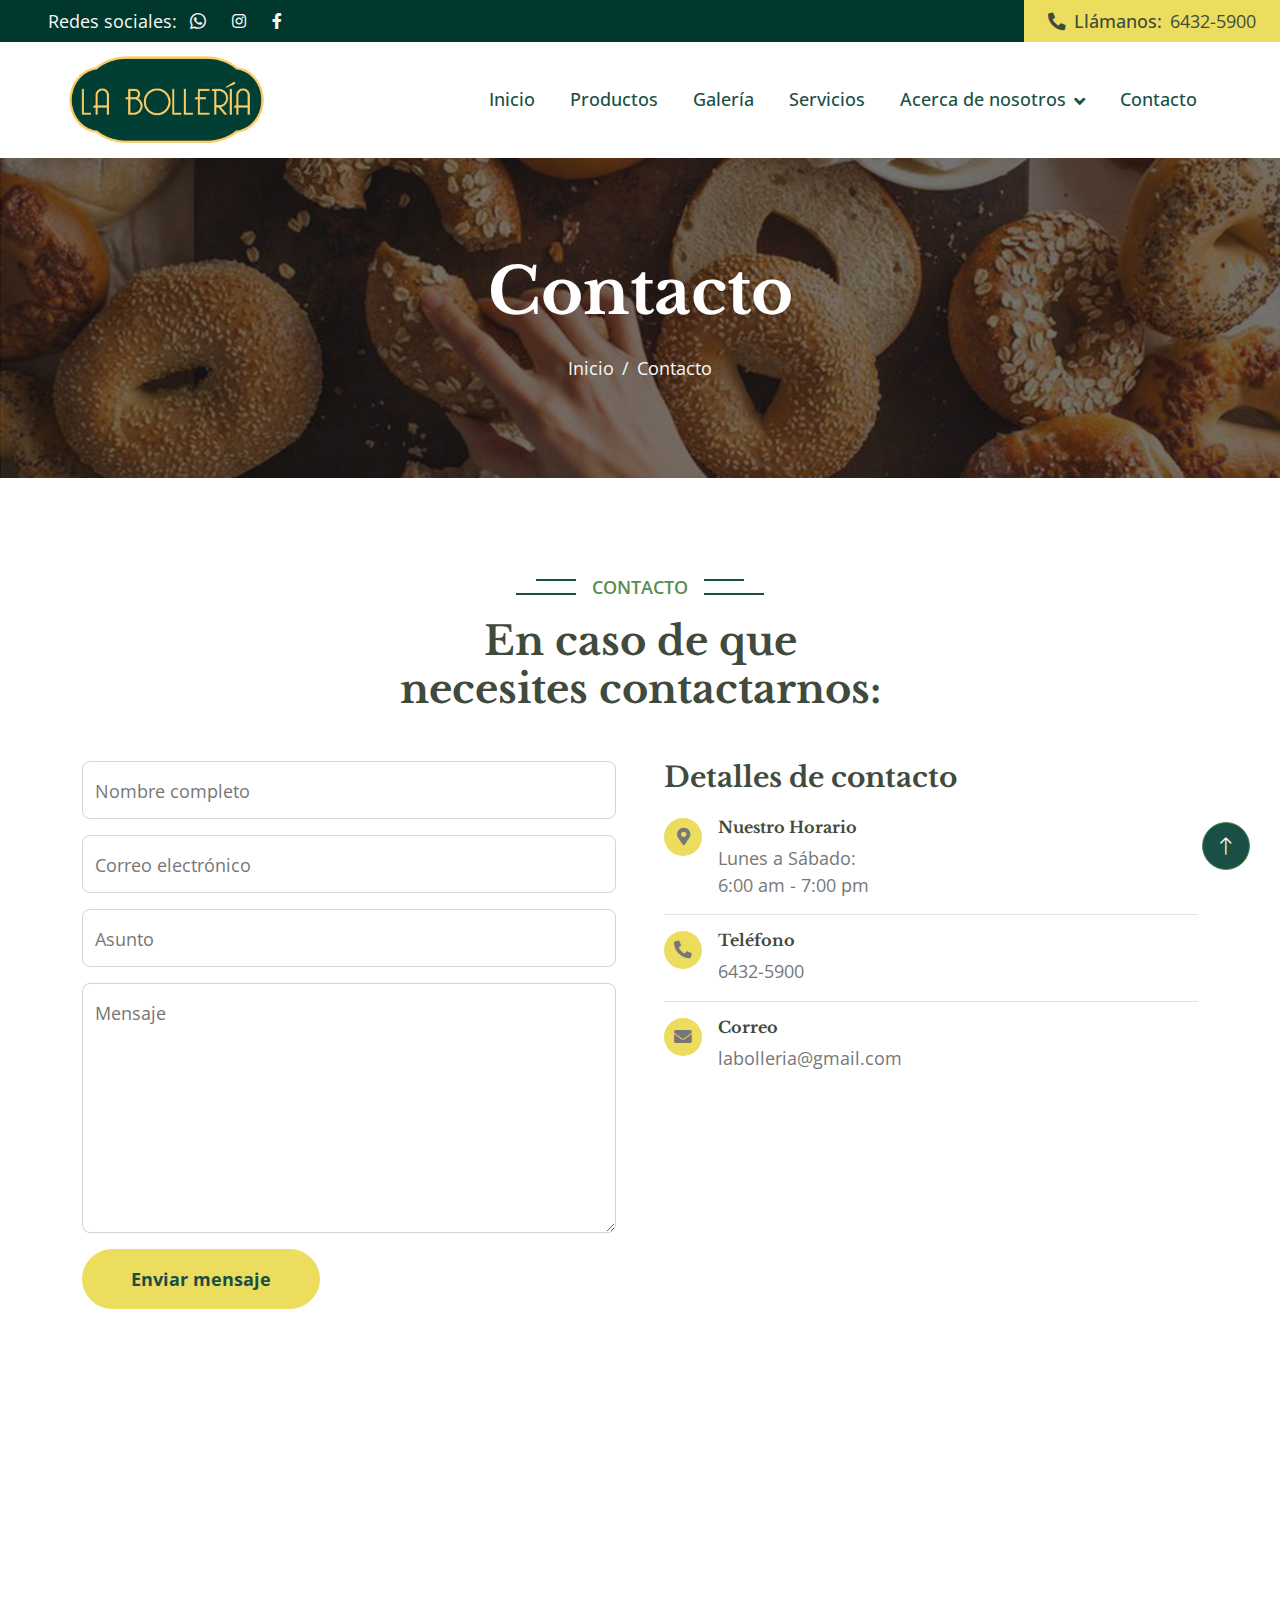
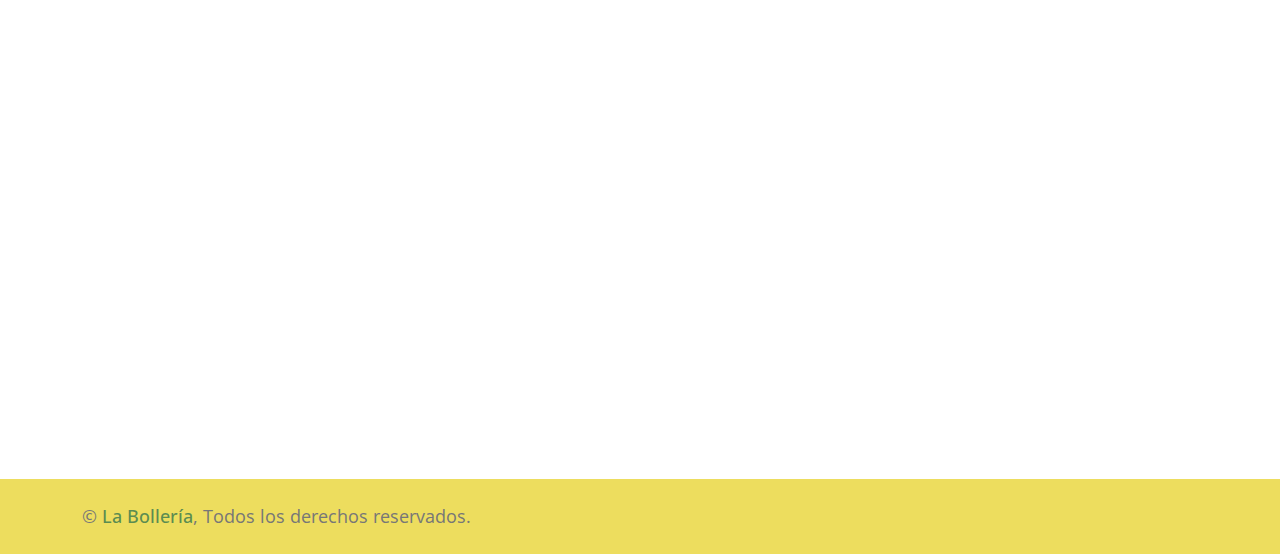
<file: contacto.html>
<!DOCTYPE html>
<html lang="en">

<head>
    <meta charset="utf-8">
    <title>La Bollería</title>
    <meta content="width=device-width, initial-scale=1.0" name="viewport">
    <meta content="" name="keywords">
    <meta content="" name="description">

    <!-- Favicon -->
    <link href="img/favicon.ico" rel="icon">

    <!-- Google Web Fonts -->
    <link rel="preconnect" href="https://fonts.googleapis.com">
    <link rel="preconnect" href="https://fonts.gstatic.com" crossorigin>
    <link
        href="https://fonts.googleapis.com/css2?family=Libre+Baskerville:wght@700&family=Open+Sans:wght@400;500;600&display=swap"
        rel="stylesheet">

    <!-- Icon Font Stylesheet -->
    <link href="https://cdnjs.cloudflare.com/ajax/libs/font-awesome/5.10.0/css/all.min.css" rel="stylesheet">
    <link href="https://cdn.jsdelivr.net/npm/bootstrap-icons@1.4.1/font/bootstrap-icons.css" rel="stylesheet">

    <!-- Libraries Stylesheet -->
    <link href="lib/animate/animate.min.css" rel="stylesheet">
    <link href="lib/owlcarousel/assets/owl.carousel.min.css" rel="stylesheet">
    <link href="lib/lightbox/css/lightbox.min.css" rel="stylesheet">

    <!-- Customized Bootstrap Stylesheet -->
    <link href="css/bootstrap.min.css" rel="stylesheet">

    <!-- Template Stylesheet -->
    <link href="css/style.css" rel="stylesheet">
</head>

<body>
    <!-- Spinner Start -->
    <div id="spinner"
        class="show bg-white position-fixed translate-middle w-100 vh-100 top-50 start-50 d-flex align-items-center justify-content-center">
        <div class="spinner-border text-primary" role="status" style="width: 3rem; height: 3rem;"></div>
    </div>
    <!-- Spinner End -->


    <!-- Topbar Start -->
    <div class="container-fluid bg-dark px-0">
        <div class="row g-0 d-none d-lg-flex">
            <div class="col-lg-6 ps-5 text-start">
                <div class="h-100 d-inline-flex align-items-center text-light">
                    <span>Redes sociales:</span>
                    <a class="btn btn-link text-light" target="_blank"
                        href="https://wa.me/50664325900?text=¡Hola, visité su sitio web y me gustaría realizar una consulta!"><i
                            class="bi bi-whatsapp"></i></a>
                    <a class="btn btn-link text-light" target="_blank"
                        href="https://www.instagram.com/labolleriacr/?fbclid=IwAR0MKMSitIbGgIa_4SW2U0Ifqy6U9aUXsqsqbD16D6lpwSvl94m3rwtIl2k"><i
                            class="fab fa-instagram"></i></a>
                    <a class="btn btn-link text-light" target="_blank"
                        href="https://www.facebook.com/profile.php?id=100090992470804"><i
                            class="fab fa-facebook-f"></i></a>
                </div>
            </div>
            <div class="col-lg-6 text-end">
                <div class="h-100 bg-secondary d-inline-flex align-items-center text-dark py-2 px-4">
                    <span class="me-2 fw-semi-bold"><i class="fa fa-phone-alt me-2"></i>Llámanos:</span>
                    <span>6432-5900</span>
                </div>
            </div>
        </div>
    </div>
    <!-- Topbar End -->


    <!-- Navbar Start -->
    <nav class="navbar navbar-expand-lg bg-white navbar-light sticky-top px-4 px-lg-5">
        <a href="index.html" class="navbar-brand d-flex align-items-center">
            <img src="img/LBLogo.png" height="90px"/>
        </a>
        <button type="button" class="navbar-toggler me-0" data-bs-toggle="collapse" data-bs-target="#navbarCollapse">
            <span class="navbar-toggler-icon"></span>
        </button>
        <div class="collapse navbar-collapse" id="navbarCollapse">
            <div class="navbar-nav ms-auto p-4 p-lg-0">
                <a href="index.html" class="nav-item nav-link">Inicio</a>
                <a href="productos.html" class="nav-item nav-link">Productos</a>
                <a href="galeria.html" class="nav-item nav-link">Galería</a>
                <a href="servicios.html" class="nav-item nav-link">Servicios</a>
                <div class="nav-item dropdown">
                    <a href="#" class="nav-link dropdown-toggle" data-bs-toggle="dropdown">Acerca de nosotros</a>
                    <div class="dropdown-menu bg-light m-0">
                        <a href="local.html" class="dropdown-item">Nuestro local</a>
                        <a href="equipo.html" class="dropdown-item">Nuestro equipo</a>
                    </div>
                </div>
                <a href="contacto.html" class="nav-item nav-link active">Contacto</a>
            </div>
        </div>
    </nav>
    <!-- Navbar End -->


    <!-- Page Header Start -->
    <div class="container-fluid page-header py-5 mb-5 wow fadeIn" data-wow-delay="0.1s">
        <div class="container text-center py-5">
            <h1 class="display-3 text-white mb-4 animated slideInDown">Contacto</h1>
            <nav aria-label="breadcrumb animated slideInDown">
                <ol class="breadcrumb justify-content-center mb-0">
                    <li class="breadcrumb-item"><a href="#">Inicio</a></li>
                    <li class="breadcrumb-item"><a href="#">Contacto</a></li>
                </ol>
            </nav>
        </div>
    </div>
    <!-- Page Header End -->


    <!-- Contact Start -->
    <div class="container-xxl py-5">
        <div class="container">
            <div class="text-center mx-auto wow fadeInUp" data-wow-delay="0.1s" style="max-width: 500px;">
                <p class="section-title bg-white text-center text-primary px-3">Contacto</p>
                <h1 class="mb-5">En caso de que necesites contactarnos:</h1>
            </div>
            <div class="row g-5">
                <div class="col-lg-6 wow fadeInUp" data-wow-delay="0.1s">
                    <form action="https://formsubmit.co/127b3f787e6835a731c34f41f27e02e7" method="POST">
                        <div class="row g-3">
                            <div class="col-12">
                                <div class="form-floating">
                                    <input name="Nombre" type="text" class="form-control" id="name"
                                        placeholder="Your Name">
                                    <label for="name">Nombre completo</label>
                                </div>
                            </div>
                            <div class="col-12">
                                <div class="form-floating">
                                    <input name="Correo" type="email" class="form-control" id="email"
                                        placeholder="Your Email">
                                    <label for="email">Correo electrónico</label>
                                </div>
                            </div>
                            <div class="col-12">
                                <div class="form-floating">
                                    <input name="Asunto" type="text" class="form-control" id="subject"
                                        placeholder="Subject">
                                    <label for="subject">Asunto</label>
                                </div>
                            </div>
                            <div class="col-12">
                                <div class="form-floating">
                                    <textarea name="Mensaje" class="form-control" placeholder="Leave a message here"
                                        id="message" style="height: 250px"></textarea>
                                    <label for="message">Mensaje</label>
                                </div>
                            </div>
                            <div class="col-12">
                                <button class="btn btn-secondary rounded-pill py-3 px-5 linkmas" type="submit">Enviar
                                    mensaje</button>
                            </div>
                        </div>
                        <input type="hidden" name="_next" value="https://labolleria.000webhostapp.com/contacto.html?ConfirmModal=true">
                        <input type="hidden" name="_captcha" value="false">

                    </form>
                </div>
                <div class="col-lg-6 wow fadeInUp" data-wow-delay="0.5s">
                    <h3 class="mb-4">Detalles de contacto</h3>
                    <div class="d-flex border-bottom pb-3 mb-3">
                        <div class="flex-shrink-0 btn-square bg-secondary rounded-circle">
                            <i class="fa fa-map-marker-alt text-body"></i>
                        </div>
                        <div class="ms-3">
                            <h6>Nuestro Horario</h6>
                            <span>Lunes a Sábado:</span><br>
                            <span>6:00 am - 7:00 pm</span>
                        </div>
                    </div>
                    <div class="d-flex border-bottom pb-3 mb-3">
                        <div class="flex-shrink-0 btn-square bg-secondary rounded-circle">
                            <i class="fa fa-phone-alt text-body"></i>
                        </div>
                        <div class="ms-3">
                            <h6>Teléfono</h6>
                            <span>6432-5900</span>
                        </div>
                    </div>
                    <div class="d-flex border-bottom-0 pb-3 mb-3">
                        <div class="flex-shrink-0 btn-square bg-secondary rounded-circle">
                            <i class="fa fa-envelope text-body"></i>
                        </div>
                        <div class="ms-3">
                            <h6>Correo</h6>
                            <span>labolleria@gmail.com</span>
                        </div>
                    </div>

                    <iframe
                        src="https://www.google.com/maps/embed?pb=!1m18!1m12!1m3!1d3928.312647448692!2d-84.31302412404092!3d10.073448071764698!2m3!1f0!2f0!3f0!3m2!1i1024!2i768!4f13.1!3m3!1m2!1s0x8fa059ea77df00f5%3A0x1dcaacac81a0250e!2sLa%20Bolleria!5e0!3m2!1ses!2scr!4v1683001711523!5m2!1ses!2scr"
                        width="600" height="450" style="border:0;" allowfullscreen="" loading="lazy"
                        referrerpolicy="no-referrer-when-downgrade"></iframe>

                </div>
            </div>
        </div>
    </div>
    <!-- Contact End -->


    <!-- Footer Start -->
    <div class="container-fluid bg-dark footer mt-5 py-5 wow fadeIn" data-wow-delay="0.1s">
        <div class="container py-5">
            <div class="row g-5">
                <div class="col-lg-4 col-md-6">
                    <h5 class="text-white mb-4">La Bollería</h5>
                    <p class="mb-2"><i class="fa fa-map-marker-alt me-3"></i>Diagonal a la esquina noreste de la Iglesia
                        Católica de Grecia</p>
                    <p class="mb-2"><i class="fa fa-phone-alt me-3"></i>6432-5900</p>
                    <p class="mb-2"><i class="fa fa-envelope me-3"></i>labolleria.crb@gmail.com</p>
                    <div class="d-flex pt-3">
                        <a class="btn btn-square btn-secondary rounded-circle me-2" target="_blank"
                            href="https://wa.me/50664325900?text=¡Hola, visité su sitio web y me gustaría realizar una consulta!"><i
                                class="bi bi-whatsapp"></i></a>
                        <a class="btn btn-square btn-secondary rounded-circle me-2" target="_blank"
                            href="https://www.instagram.com/labolleriacr/?fbclid=IwAR0MKMSitIbGgIa_4SW2U0Ifqy6U9aUXsqsqbD16D6lpwSvl94m3rwtIl2k"><i
                                class="fab fa-instagram"></i></a>
                        <a class="btn btn-square btn-secondary rounded-circle me-2" target="_blank"
                            href="https://www.facebook.com/profile.php?id=100090992470804"><i
                                class="fab fa-facebook-f"></i></a>
                    </div>
                </div>

                <div class="col-lg-4 col-md-6">
                    <h5 class="text-white mb-4">Horario:</h5>
                    <p class="mb-1">Lunes - Sábado</p>
                    <h6 class="text-light">06:00 am - 07:00 pm</h6>

                </div>
                <div class="col-lg-4 col-md-6">
                    <h5 class="text-white mb-4">Mantenerme informado</h5>
                    <p>Recibe la actualización de nuestro menú rotativo</p>
                    <div class="form-floating footerform">
                        <input type="text" class="form-control bg-transparent" id="name" placeholder="Tu correo">
                        <label for="name">Tu correo</label>
                        <button type="button"
                            class="btn btn-secondary py-2 position-absolute top-0 end-0 mt-2 me-2">Inscribirse</button>
                    </div>
                </div>
            </div>
        </div>
    </div>
    <!-- Footer End -->

    <!-- Confirmation Popup -->
    <div id="myModal" class="modal fade" id="exampleModal" tabindex="-1" role="dialog"
        aria-labelledby="exampleModalLabel" aria-hidden="true">
        <div class="modal-dialog modal-dialog-centered modal-sm" role="document">
            <div class="modal-content">
                <div class="modal-body text-center">
                    ¡Mensaje enviado exitosamente!
                    <br>
                    <br>
                    <div style="height: 200px; width: 200px; display: block; margin: auto;">
                        <svg version="1.1" id="Capa_1" xmlns="http://www.w3.org/2000/svg"
                            xmlns:xlink="http://www.w3.org/1999/xlink" x="0px" y="0px" viewBox="0 0 314.3 314.3"
                            style="enable-background:new 0 0 314.3 314.3;" xml:space="preserve">
                            <style type="text/css">
                                .st0 {
                                    fill: #005F4A;
                                }

                                .st1 {
                                    fill: none;
                                    stroke: #FFF8C2;
                                    stroke-width: 8;
                                    stroke-miterlimit: 10;
                                }

                                .st2 {
                                    fill: none;
                                    stroke: #FFF8C2;
                                    stroke-width: 4;
                                    stroke-linecap: round;
                                    stroke-miterlimit: 10;
                                }
                            </style>
                            <g>
                                <circle class="st0" cx="157.1" cy="157.1" r="153.3" />
                            </g>
                            <path class="st1"
                                d="M262.9,100.2l-26.4-26.4c-3-3-8-3-11,0l-94.9,94.9c-3,3-8,3-11,0L90.8,140c-3-3-8-3-11,0l-26.4,26.4
        c-3,3-3,8,0,11l34.2,34.2l0,0l31.9,31.9c3,3,8,3,11,0l31.9-31.9l0,0l100.4-100.4C265.9,108.2,265.9,103.2,262.9,100.2z" />
                            <line class="st2" x1="149.8" y1="166.3" x2="221.2" y2="94.9" />
                            <line class="st2" x1="113.4" y1="220.7" x2="77.8" y2="185" />
                        </svg>
                    </div>


                </div>
                <div class="modal-footer text-center">
                    <button type="button" class="btn btn-secondary" onclick="HideConfirmationPopup()">Continuar
                        navegando</button>
                </div>
            </div>
        </div>
    </div>

    <!-- Copyright Start -->
    <div class="container-fluid bg-secondary text-body copyright py-4">
        <div class="container">
            <div class="row">
                <div class="col-md-6 text-center text-md-start mb-3 mb-md-0">
                    &copy; <a class="fw-semi-bold" href="#">La Bollería</a>, Todos los derechos reservados.
                </div>
            </div>
        </div>
    </div>
    <!-- Copyright End -->


    <!-- Back to Top -->
    <a href="#" class="btn btn-lg btn-primary btn-lg-square rounded-circle back-to-top"><i
            class="bi bi-arrow-up"></i></a>


    <!-- JavaScript Libraries -->
    <script src="https://code.jquery.com/jquery-3.4.1.min.js"></script>
    <script src="https://cdn.jsdelivr.net/npm/bootstrap@5.0.0/dist/js/bootstrap.bundle.min.js"></script>
    <script src="lib/wow/wow.min.js"></script>
    <script src="lib/easing/easing.min.js"></script>
    <script src="lib/waypoints/waypoints.min.js"></script>
    <script src="lib/owlcarousel/owl.carousel.min.js"></script>
    <script src="lib/counterup/counterup.min.js"></script>
    <script src="lib/parallax/parallax.min.js"></script>
    <script src="lib/lightbox/js/lightbox.min.js"></script>

    <!-- Template Javascript -->
    <script src="js/main.js"></script>
</body>

</html>
</file>
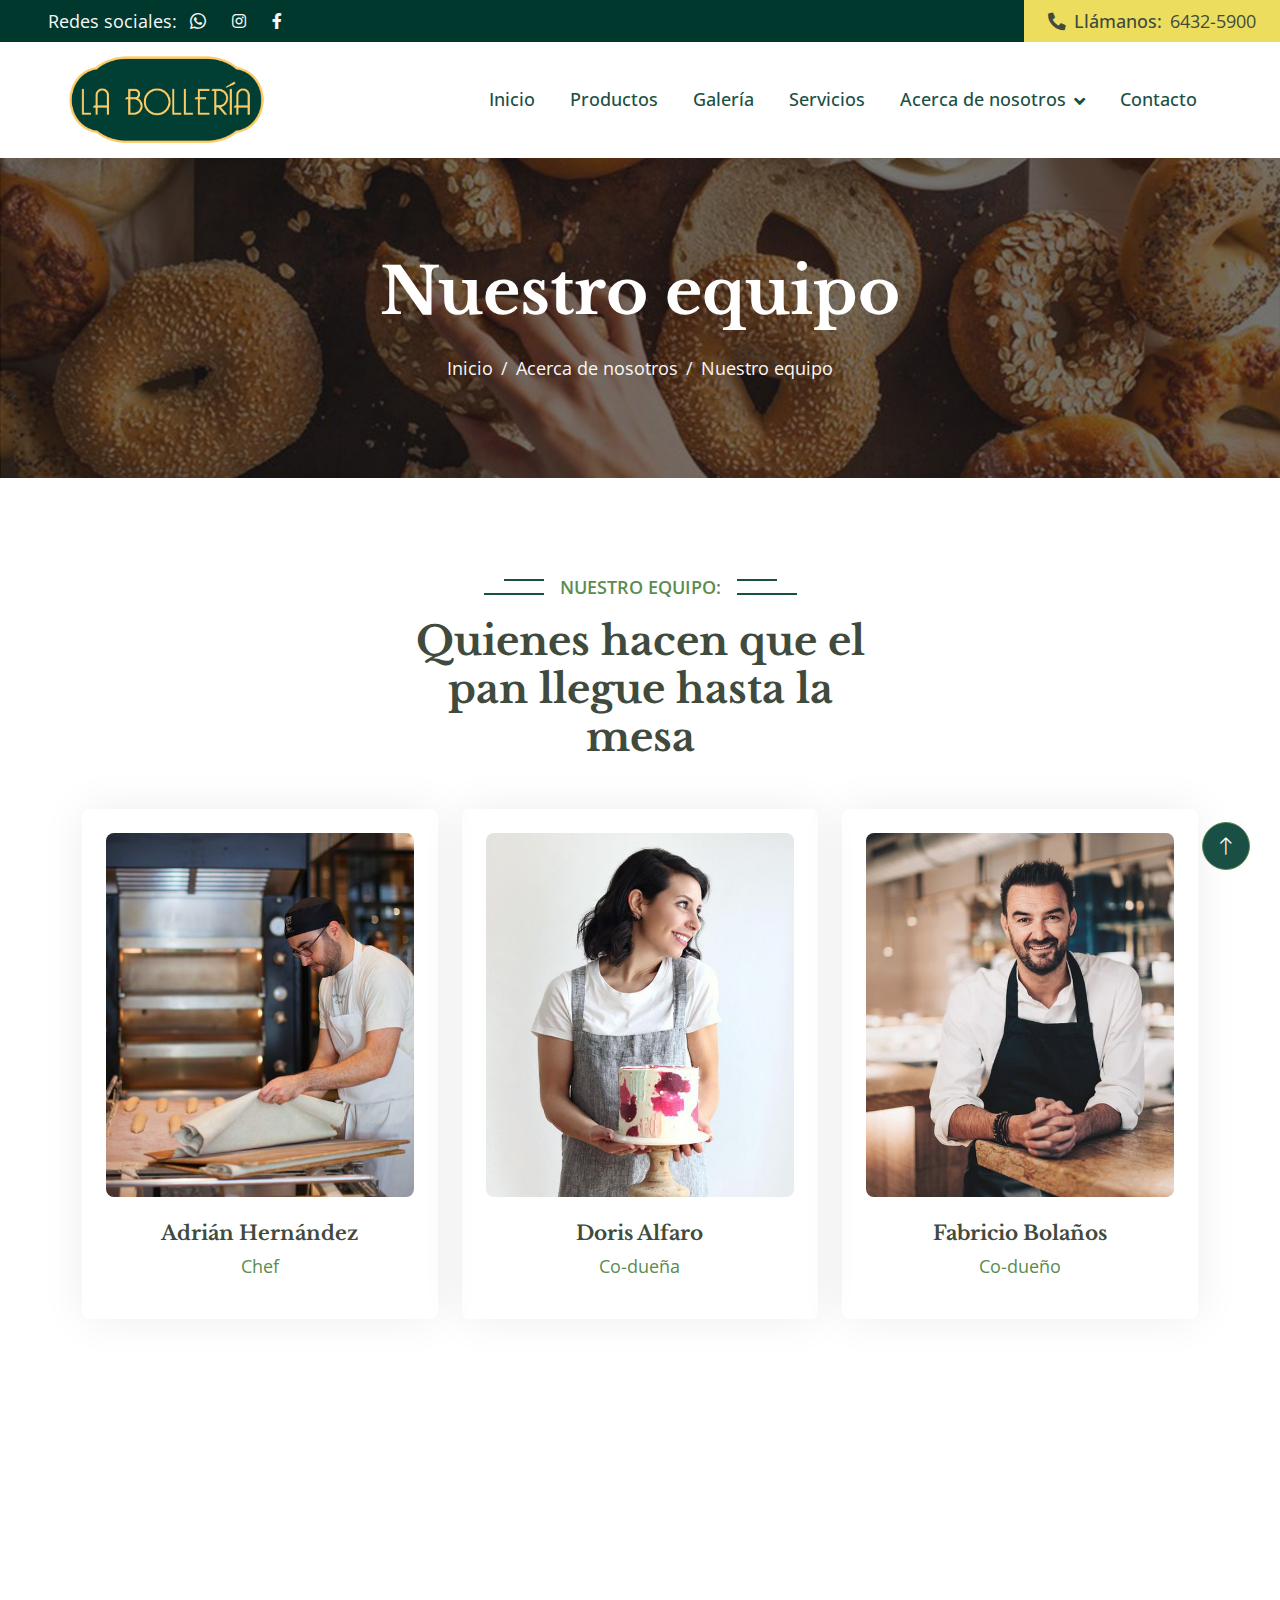
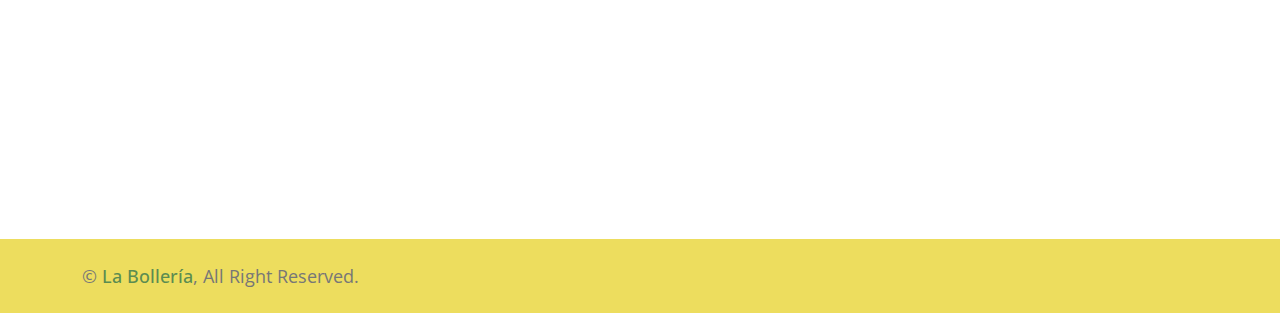
<file: equipo.html>
<!DOCTYPE html>
<html lang="en">

<head>
    <meta charset="utf-8">
    <title>La Bollería</title>
    <meta content="width=device-width, initial-scale=1.0" name="viewport">
    <meta content="" name="keywords">
    <meta content="" name="description">

    <!-- Favicon -->
    <link href="img/favicon.ico" rel="icon">

    <!-- Google Web Fonts -->
    <link rel="preconnect" href="https://fonts.googleapis.com">
    <link rel="preconnect" href="https://fonts.gstatic.com" crossorigin>
    <link
        href="https://fonts.googleapis.com/css2?family=Libre+Baskerville:wght@700&family=Open+Sans:wght@400;500;600&display=swap"
        rel="stylesheet">

    <!-- Icon Font Stylesheet -->
    <link href="https://cdnjs.cloudflare.com/ajax/libs/font-awesome/5.10.0/css/all.min.css" rel="stylesheet">
    <link href="https://cdn.jsdelivr.net/npm/bootstrap-icons@1.4.1/font/bootstrap-icons.css" rel="stylesheet">

    <!-- Libraries Stylesheet -->
    <link href="lib/animate/animate.min.css" rel="stylesheet">
    <link href="lib/owlcarousel/assets/owl.carousel.min.css" rel="stylesheet">
    <link href="lib/lightbox/css/lightbox.min.css" rel="stylesheet">

    <!-- Customized Bootstrap Stylesheet -->
    <link href="css/bootstrap.min.css" rel="stylesheet">

    <!-- Template Stylesheet -->
    <link href="css/style.css" rel="stylesheet">
</head>

<body>
    <!-- Spinner Start -->
    <div id="spinner"
        class="show bg-white position-fixed translate-middle w-100 vh-100 top-50 start-50 d-flex align-items-center justify-content-center">
        <div class="spinner-border text-primary" role="status" style="width: 3rem; height: 3rem;"></div>
    </div>
    <!-- Spinner End -->


    <!-- Topbar Start -->
    <div class="container-fluid bg-dark px-0">
        <div class="row g-0 d-none d-lg-flex">
            <div class="col-lg-6 ps-5 text-start">
                <div class="h-100 d-inline-flex align-items-center text-light">
                    <span>Redes sociales:</span>
                    <a class="btn btn-link text-light" target="_blank"
                        href="https://wa.me/50664325900?text=¡Hola, visité su sitio web y me gustaría realizar una consulta!"><i
                            class="bi bi-whatsapp"></i></a>
                    <a class="btn btn-link text-light" target="_blank"
                        href="https://www.instagram.com/labolleriacr/?fbclid=IwAR0MKMSitIbGgIa_4SW2U0Ifqy6U9aUXsqsqbD16D6lpwSvl94m3rwtIl2k"><i
                            class="fab fa-instagram"></i></a>
                    <a class="btn btn-link text-light" target="_blank"
                        href="https://www.facebook.com/profile.php?id=100090992470804"><i
                            class="fab fa-facebook-f"></i></a>
                </div>
            </div>
            <div class="col-lg-6 text-end">
                <div class="h-100 bg-secondary d-inline-flex align-items-center text-dark py-2 px-4">
                    <span class="me-2 fw-semi-bold"><i class="fa fa-phone-alt me-2"></i>Llámanos:</span>
                    <span>6432-5900</span>
                </div>
            </div>
        </div>
    </div>
    <!-- Topbar End -->


    <!-- Navbar Start -->
    <nav class="navbar navbar-expand-lg bg-white navbar-light sticky-top px-4 px-lg-5">
        <a href="index.html" class="navbar-brand d-flex align-items-center">
            <img src="img/LBLogo.png" height="90px"/>
        </a>
        <button type="button" class="navbar-toggler me-0" data-bs-toggle="collapse" data-bs-target="#navbarCollapse">
            <span class="navbar-toggler-icon"></span>
        </button>
        <div class="collapse navbar-collapse" id="navbarCollapse">
            <div class="navbar-nav ms-auto p-4 p-lg-0">
                <a href="index.html" class="nav-item nav-link">Inicio</a>
                <a href="productos.html" class="nav-item nav-link">Productos</a>
                <a href="galeria.html" class="nav-item nav-link">Galería</a>
                <a href="servicios.html" class="nav-item nav-link">Servicios</a>
                <div class="nav-item dropdown">
                    <a href="#" class="nav-link dropdown-toggle active" data-bs-toggle="dropdown">Acerca de nosotros</a>
                    <div class="dropdown-menu bg-light m-0">
                        <a href="local.html" class="dropdown-item">Nuestro local</a>
                        <a href="equipo.html" class="dropdown-item active">Nuestro equipo</a>
                    </div>
                </div>
                <a href="contacto.html" class="nav-item nav-link">Contacto</a>
            </div>
        </div>
    </nav>
    <!-- Navbar End -->


    <!-- Page Header Start -->
    <div class="container-fluid page-header py-5 mb-5 wow fadeIn" data-wow-delay="0.1s">
        <div class="container text-center py-5">
            <h1 class="display-3 text-white mb-4 animated slideInDown">Nuestro equipo</h1>
            <nav aria-label="breadcrumb animated slideInDown">
                <ol class="breadcrumb justify-content-center mb-0">
                    <li class="breadcrumb-item"><a href="#">Inicio</a></li>
                    <li class="breadcrumb-item"><a href="#">Acerca de nosotros</a></li>
                    <li class="breadcrumb-item active" aria-current="page">Nuestro equipo</li>
                </ol>
            </nav>
        </div>
    </div>
    <!-- Page Header End -->


    <!-- Team Start -->
    <div class="container-xxl py-5">
        <div class="container">
            <div class="text-center mx-auto wow fadeInUp" data-wow-delay="0.1s" style="max-width: 500px;">
                <p class="section-title bg-white text-center text-primary px-3">Nuestro equipo:</p>
                <h1 class="mb-5">Quienes hacen que el pan llegue hasta la mesa</h1>
            </div>
            <div class="row g-4">
                <div class="col-lg-4 col-md-6 wow fadeInUp" data-wow-delay="0.1s">
                    <div class="team-item rounded p-4">
                        <img class="img-fluid rounded mb-4" src="img/team-1.jpg" alt="">
                        <h5>Adrián Hernández</h5>
                        <p class="text-primary">Chef</p>
                    </div>
                </div>
                <div class="col-lg-4 col-md-6 wow fadeInUp" data-wow-delay="0.3s">
                    <div class="team-item rounded p-4">
                        <img class="img-fluid rounded mb-4" src="img/team-2.jpg" alt="">
                        <h5>Doris Alfaro</h5>
                        <p class="text-primary">Co-dueña</p>
                    </div>
                </div>
                <div class="col-lg-4 col-md-6 wow fadeInUp" data-wow-delay="0.5s">
                    <div class="team-item rounded p-4">
                        <img class="img-fluid rounded mb-4" src="img/team-3.jpg" alt="">
                        <h5>Fabricio Bolaños</h5>
                        <p class="text-primary">Co-dueño</p>
                    </div>
                </div>
            </div>
        </div>
    </div>
    <!-- Team End -->


    <!-- Footer Start -->
    <div class="container-fluid bg-dark footer mt-5 py-5 wow fadeIn" data-wow-delay="0.1s">
        <div class="container py-5">
            <div class="row g-5">
                <div class="col-lg-4 col-md-6">
                    <h5 class="text-white mb-4">La Bollería</h5>
                    <p class="mb-2"><i class="fa fa-map-marker-alt me-3"></i>Diagonal a la esquina noreste de la Iglesia
                        Católica de Grecia</p>
                    <p class="mb-2"><i class="fa fa-phone-alt me-3"></i>6432-5900</p>
                    <p class="mb-2"><i class="fa fa-envelope me-3"></i>labolleria.crb@gmail.com</p>
                    <div class="d-flex pt-3">
                        <a class="btn btn-square btn-secondary rounded-circle me-2" target="_blank"
                            href="https://wa.me/50664325900?text=¡Hola, visité su sitio web y me gustaría realizar una consulta!"><i
                                class="bi bi-whatsapp"></i></a>
                        <a class="btn btn-square btn-secondary rounded-circle me-2" target="_blank"
                            href="https://www.instagram.com/labolleriacr/?fbclid=IwAR0MKMSitIbGgIa_4SW2U0Ifqy6U9aUXsqsqbD16D6lpwSvl94m3rwtIl2k"><i
                                class="fab fa-instagram"></i></a>
                        <a class="btn btn-square btn-secondary rounded-circle me-2" target="_blank"
                            href="https://www.facebook.com/profile.php?id=100090992470804"><i
                                class="fab fa-facebook-f"></i></a>
                    </div>
                </div>

                <div class="col-lg-4 col-md-6">
                    <h5 class="text-white mb-4">Horario:</h5>
                    <p class="mb-1">Lunes - Sábado</p>
                    <h6 class="text-light">06:00 am - 07:00 pm</h6>

                </div>
                <div class="col-lg-4 col-md-6">
                    <h5 class="text-white mb-4">Mantenerme informado</h5>
                    <p>Recibe la actualización de nuestro menú rotativo</p>
                    <div class="form-floating footerform">
                        <input type="text" class="form-control bg-transparent" id="name" placeholder="Tu correo">
                        <label for="name">Tu correo</label>
                        <button type="button"
                            class="btn btn-secondary py-2 position-absolute top-0 end-0 mt-2 me-2">Inscribirse</button>
                    </div>
                </div>
            </div>
        </div>
    </div>
    <!-- Footer End -->


    <!-- Copyright Start -->
    <div class="container-fluid bg-secondary text-body copyright py-4">
        <div class="container">
            <div class="row">
                <div class="col-md-6 text-center text-md-start mb-3 mb-md-0">
                    &copy; <a class="fw-semi-bold" href="#">La Bollería</a>, All Right Reserved.
                </div>
            </div>
        </div>
    </div>
    <!-- Copyright End -->


    <!-- Back to Top -->
    <a href="#" class="btn btn-lg btn-primary btn-lg-square rounded-circle back-to-top"><i
            class="bi bi-arrow-up"></i></a>


    <!-- JavaScript Libraries -->
    <script src="https://code.jquery.com/jquery-3.4.1.min.js"></script>
    <script src="https://cdn.jsdelivr.net/npm/bootstrap@5.0.0/dist/js/bootstrap.bundle.min.js"></script>
    <script src="lib/wow/wow.min.js"></script>
    <script src="lib/easing/easing.min.js"></script>
    <script src="lib/waypoints/waypoints.min.js"></script>
    <script src="lib/owlcarousel/owl.carousel.min.js"></script>
    <script src="lib/counterup/counterup.min.js"></script>
    <script src="lib/parallax/parallax.min.js"></script>
    <script src="lib/lightbox/js/lightbox.min.js"></script>

    <!-- Template Javascript -->
    <script src="js/main.js"></script>
</body>

</html>
</file>
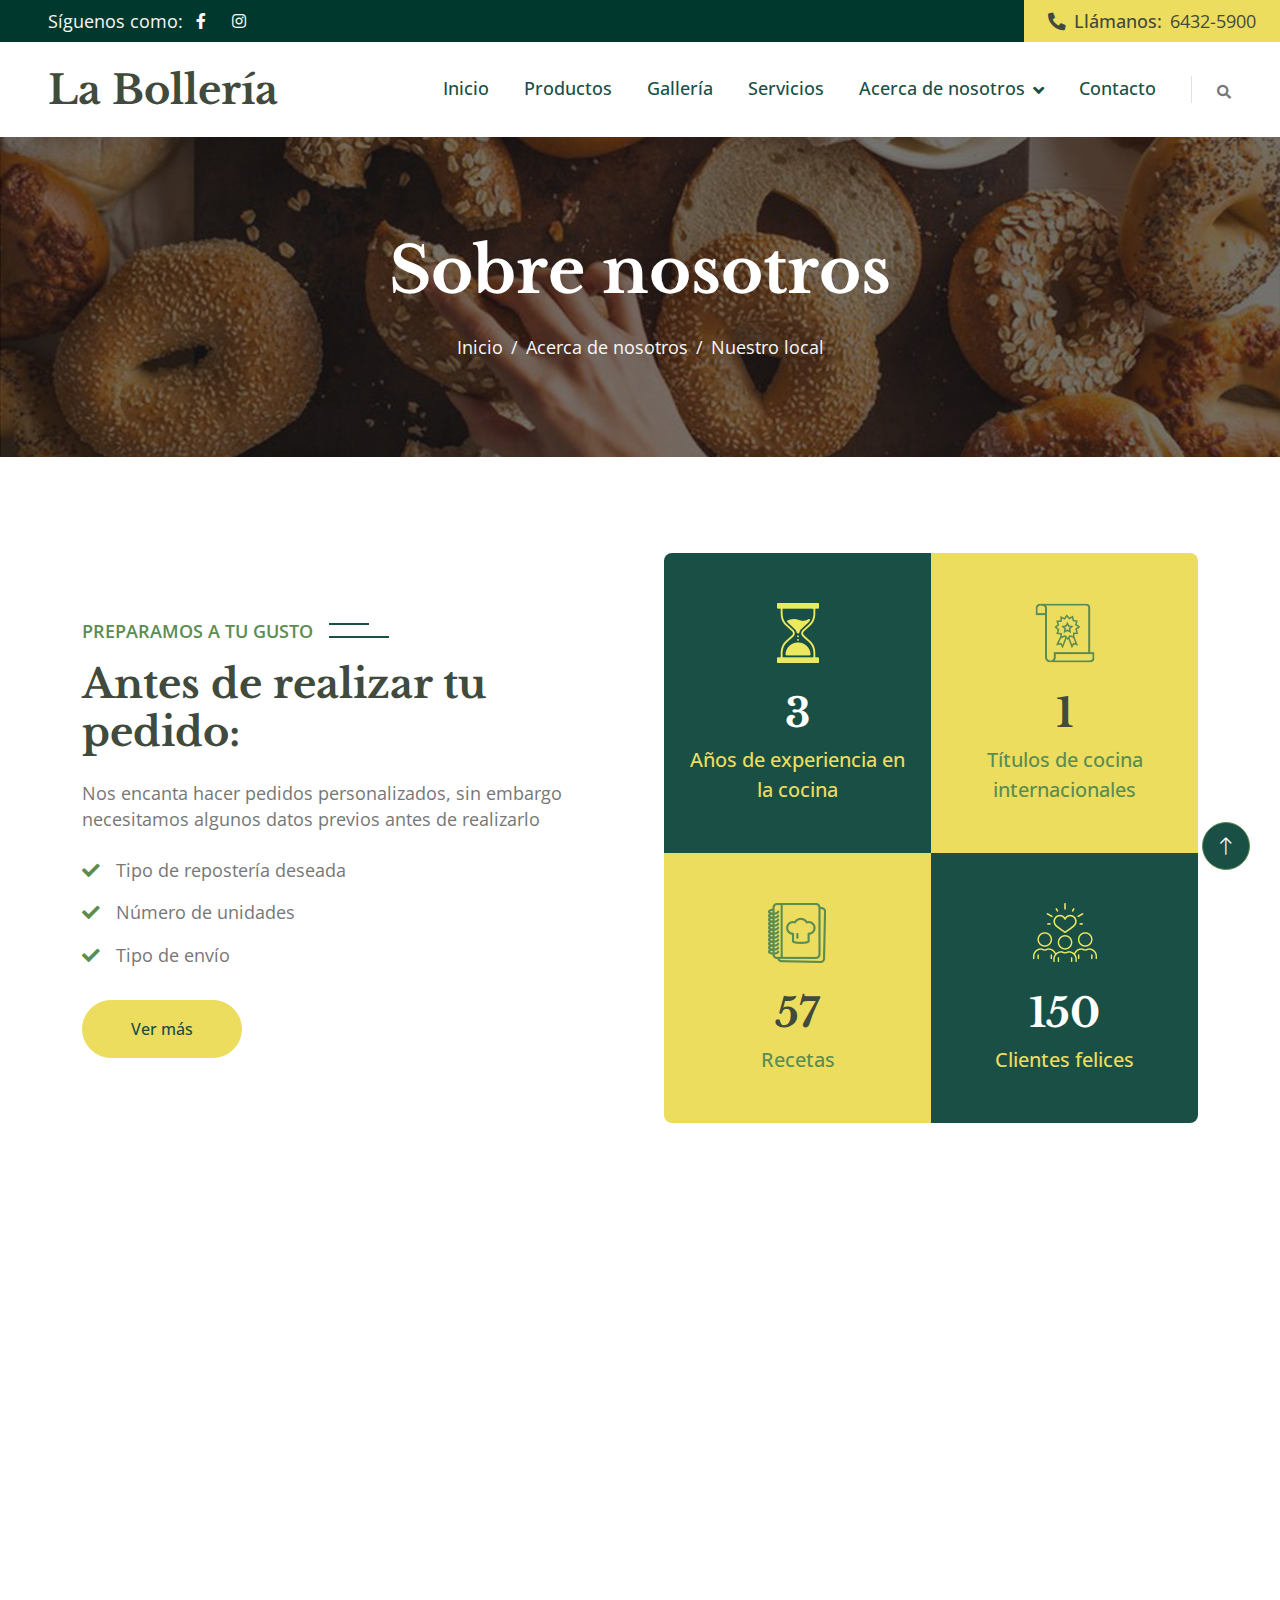
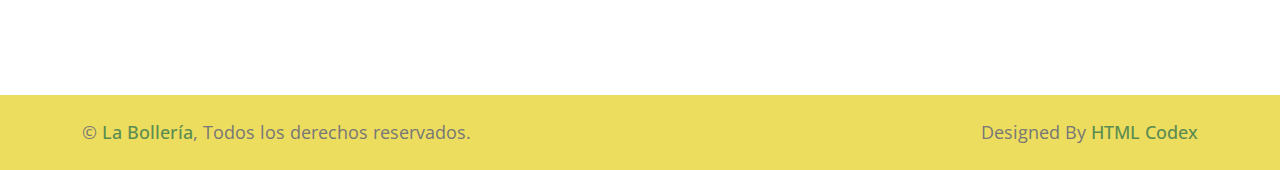
<file: feature.html>
<!DOCTYPE html>
<html lang="en">

<head>
    <meta charset="utf-8">
    <title>Milky - Dairy Website Template</title>
    <meta content="width=device-width, initial-scale=1.0" name="viewport">
    <meta content="" name="keywords">
    <meta content="" name="description">

    <!-- Favicon -->
    <link href="img/favicon.ico" rel="icon">

    <!-- Google Web Fonts -->
    <link rel="preconnect" href="https://fonts.googleapis.com">
    <link rel="preconnect" href="https://fonts.gstatic.com" crossorigin>
    <link href="https://fonts.googleapis.com/css2?family=Libre+Baskerville:wght@700&family=Open+Sans:wght@400;500;600&display=swap" rel="stylesheet">   

    <!-- Icon Font Stylesheet -->
    <link href="https://cdnjs.cloudflare.com/ajax/libs/font-awesome/5.10.0/css/all.min.css" rel="stylesheet">
    <link href="https://cdn.jsdelivr.net/npm/bootstrap-icons@1.4.1/font/bootstrap-icons.css" rel="stylesheet">

    <!-- Libraries Stylesheet -->
    <link href="lib/animate/animate.min.css" rel="stylesheet">
    <link href="lib/owlcarousel/assets/owl.carousel.min.css" rel="stylesheet">
    <link href="lib/lightbox/css/lightbox.min.css" rel="stylesheet">

    <!-- Customized Bootstrap Stylesheet -->
    <link href="css/bootstrap.min.css" rel="stylesheet">

    <!-- Template Stylesheet -->
    <link href="css/style.css" rel="stylesheet">
</head>

<body>
    <!-- Spinner Start -->
    <div id="spinner" class="show bg-white position-fixed translate-middle w-100 vh-100 top-50 start-50 d-flex align-items-center justify-content-center">
        <div class="spinner-border text-primary" role="status" style="width: 3rem; height: 3rem;"></div>
    </div>
    <!-- Spinner End -->


    <!-- Topbar Start -->
    <div class="container-fluid bg-dark px-0">
        <div class="row g-0 d-none d-lg-flex">
            <div class="col-lg-6 ps-5 text-start">
                <div class="h-100 d-inline-flex align-items-center text-light">
                    <span>Síguenos como:</span>
                    <a class="btn btn-link text-light" href=""><i class="fab fa-facebook-f"></i></a>
                    <a class="btn btn-link text-light" href=""><i class="fab fa-instagram"></i></a>
                </div>
            </div>
            <div class="col-lg-6 text-end">
                <div class="h-100 bg-secondary d-inline-flex align-items-center text-dark py-2 px-4">
                    <span class="me-2 fw-semi-bold"><i class="fa fa-phone-alt me-2"></i>Llámanos:</span>
                    <span>6432-5900</span>
                </div>
            </div>
        </div>
    </div>
    <!-- Topbar End -->


    <!-- Navbar Start -->
    <nav class="navbar navbar-expand-lg bg-white navbar-light sticky-top px-4 px-lg-5">
        <a href="index.html" class="navbar-brand d-flex align-items-center">
            <h1 class="m-0">La Bollería</h1>
        </a>
        <button type="button" class="navbar-toggler me-0" data-bs-toggle="collapse" data-bs-target="#navbarCollapse">
            <span class="navbar-toggler-icon"></span>
        </button>
        <div class="collapse navbar-collapse" id="navbarCollapse">
            <div class="navbar-nav ms-auto p-4 p-lg-0">
                <a href="index.html" class="nav-item nav-link active">Inicio</a>
                <a href="product.html" class="nav-item nav-link">Productos</a>
                <a href="gallery.html" class="nav-item nav-link">Gallería</a>
                <a href="service.html" class="nav-item nav-link">Servicios</a>
                <div class="nav-item dropdown">
                    <a href="#" class="nav-link dropdown-toggle" data-bs-toggle="dropdown">Acerca de nosotros</a>
                    <div class="dropdown-menu bg-light m-0">
                        <a href="feature.html" class="dropdown-item">Nuestro local</a>
                        <a href="team.html" class="dropdown-item">Nuestro equipo</a>
                    </div>
                </div>
                <a href="contact.html" class="nav-item nav-link">Contacto</a>
            </div>
            <div class="border-start ps-4 d-none d-lg-block">
                <button type="button" class="btn btn-sm p-0"><i class="fa fa-search"></i></button>
            </div>
        </div>
    </nav>
    <!-- Navbar End -->


    <!-- Page Header Start -->
    <div class="container-fluid page-header py-5 mb-5 wow fadeIn" data-wow-delay="0.1s">
        <div class="container text-center py-5">
            <h1 class="display-3 text-white mb-4 animated slideInDown">Sobre nosotros</h1>
            <nav aria-label="breadcrumb animated slideInDown">
                <ol class="breadcrumb justify-content-center mb-0">
                    <li class="breadcrumb-item"><a href="#">Inicio</a></li>
                    <li class="breadcrumb-item"><a href="#">Acerca de nosotros</a></li>
                    <li class="breadcrumb-item active" aria-current="page">Nuestro local</li>
                </ol>
            </nav>
        </div>
    </div>
    <!-- Page Header End -->


   


   <!-- Features Start -->
   <div class="container-xxl py-5">
    <div class="container">
        <div class="row g-5 align-items-center">
            <div class="col-lg-6 wow fadeInUp" data-wow-delay="0.1s">
                <p class="section-title bg-white text-start text-primary pe-3">Preparamos a tu gusto</p>
                <h1 class="mb-4">Antes de realizar tu pedido:</h1>
                <p class="mb-4">Nos encanta hacer pedidos personalizados, sin embargo necesitamos algunos datos previos antes de realizarlo</p>
                <p><i class="fa fa-check text-primary me-3"></i>Tipo de repostería deseada</p>
                <p><i class="fa fa-check text-primary me-3"></i>Número de unidades</p>
                <p><i class="fa fa-check text-primary me-3"></i>Tipo de envío</p>
                <a class="btn btn-secondary rounded-pill py-3 px-5 mt-3" href="">Ver más</a>
            </div>
            <div class="col-lg-6">
                <div class="rounded overflow-hidden">
                    <div class="row g-0">
                        <div class="col-sm-6 wow fadeIn" data-wow-delay="0.1s">
                            <div class="text-center bg-primary py-5 px-4">
                                <img class="img-fluid mb-4" src="img/experience.png" alt="">
                                <h1 class="display-6 text-white" data-toggle="counter-up">8</h1>
                                <span class="fs-5 fw-semi-bold text-secondary">Años de experiencia en la cocina</span>
                            </div>
                        </div>
                        <div class="col-sm-6 wow fadeIn" data-wow-delay="0.3s">
                            <div class="text-center bg-secondary py-5 px-4">
                                <img class="img-fluid mb-4" src="img/award.png" alt="">
                                <h1 class="display-6" data-toggle="counter-up">2</h1>
                                <span class="fs-5 fw-semi-bold text-primary">Títulos de cocina internacionales</span>
                            </div>
                        </div>
                        <div class="col-sm-6 wow fadeIn" data-wow-delay="0.5s">
                            <div class="text-center bg-secondary py-5 px-4">
                                <img class="img-fluid mb-4" src="img/animal.png" alt="">
                                <h1 class="display-6" data-toggle="counter-up">57</h1>
                                <span class="fs-5 fw-semi-bold text-primary">Recetas</span>
                            </div>
                        </div>
                        <div class="col-sm-6 wow fadeIn" data-wow-delay="0.7s">
                            <div class="text-center bg-primary py-5 px-4">
                                <img class="img-fluid mb-4" src="img/client.png" alt="">
                                <h1 class="display-6 text-white" data-toggle="counter-up">150</h1>
                                <span class="fs-5 fw-semi-bold text-secondary">Clientes felices</span>
                            </div>
                        </div>
                    </div>
                </div>
            </div>
        </div>
    </div>
</div>
<!-- Features End -->


<!-- Footer Start -->
<div class="container-fluid bg-dark footer mt-5 py-5 wow fadeIn" data-wow-delay="0.1s">
    <div class="container py-5">
        <div class="row g-5">
            <div class="col-lg-3 col-md-6">
                <h5 class="text-white mb-4">La Bollería</h5>
                <p class="mb-2"><i class="fa fa-map-marker-alt me-3"></i>Diagonal a la esquina noreste de la Iglesia Católica de Grecia</p>
                <p class="mb-2"><i class="fa fa-phone-alt me-3"></i>6432-5900</p>
                <p class="mb-2"><i class="fa fa-envelope me-3"></i>labolleria.crb@gmail.com</p>
                <div class="d-flex pt-3">
                    <a class="btn btn-square btn-secondary rounded-circle me-2" href=""><i class="fab fa-twitter"></i></a>
                    <a class="btn btn-square btn-secondary rounded-circle me-2" href=""><i class="fab fa-facebook-f"></i></a>
                    <a class="btn btn-square btn-secondary rounded-circle me-2" href=""><i class="fab fa-youtube"></i></a>
                    <a class="btn btn-square btn-secondary rounded-circle me-2" href=""><i class="fab fa-linkedin-in"></i></a>
                </div>
            </div>
            <div class="col-lg-3 col-md-6">
                <h5 class="text-white mb-4">Accesos Rápidos</h5>
                <a class="btn btn-link" href="">Acerca de nosotros</a>
                <a class="btn btn-link" href="">Contacto</a>
                <a class="btn btn-link" href="">Servicios</a>
                <a class="btn btn-link" href="">Términos y Condiciones</a>
            </div>
            <div class="col-lg-3 col-md-6">
                <h5 class="text-white mb-4">Horario:</h5>
                <p class="mb-1">Lunes - Sábado</p>
                <h6 class="text-light">06:00 am - 07:00 pm</h6>

            </div>
            <div class="col-lg-3 col-md-6">
                <h5 class="text-white mb-4">Newsletter</h5>
                <p>Recibe la actualización de nuestro menú rotativo</p>
                <div class="position-relative w-100">
                    <input class="form-control bg-transparent w-100 py-3 ps-4 pe-5" type="text" placeholder="Tu email">
                    <button type="button" class="btn btn-secondary py-2 position-absolute top-0 end-0 mt-2 me-2">Inscribirse</button>
                </div>
            </div>
        </div>
    </div>
</div>
<!-- Footer End -->


<!-- Copyright Start -->
<div class="container-fluid bg-secondary text-body copyright py-4">
    <div class="container">
        <div class="row">
            <div class="col-md-6 text-center text-md-start mb-3 mb-md-0">
                &copy; <a class="fw-semi-bold" href="#">La Bollería</a>, Todos los derechos reservados.
            </div>
            <div class="col-md-6 text-center text-md-end">
                <!--/*** This template is free as long as you keep the footer author’s credit link/attribution link/backlink. If you'd like to use the template without the footer author’s credit link/attribution link/backlink, you can purchase the Credit Removal License from "https://htmlcodex.com/credit-removal". Thank you for your support. ***/-->
                Designed By <a class="fw-semi-bold" href="https://htmlcodex.com">HTML Codex</a>
            </div>
        </div>
    </div>
</div>
<!-- Copyright End -->


<!-- Back to Top -->
<a href="#" class="btn btn-lg btn-primary btn-lg-square rounded-circle back-to-top"><i class="bi bi-arrow-up"></i></a>


<!-- JavaScript Libraries -->
<script src="https://code.jquery.com/jquery-3.4.1.min.js"></script>
<script src="https://cdn.jsdelivr.net/npm/bootstrap@5.0.0/dist/js/bootstrap.bundle.min.js"></script>
<script src="lib/wow/wow.min.js"></script>
<script src="lib/easing/easing.min.js"></script>
<script src="lib/waypoints/waypoints.min.js"></script>
<script src="lib/owlcarousel/owl.carousel.min.js"></script>
<script src="lib/counterup/counterup.min.js"></script>
<script src="lib/parallax/parallax.min.js"></script>
<script src="lib/lightbox/js/lightbox.min.js"></script>

<!-- Template Javascript -->
<script src="js/main.js"></script>
</body>

</html>
</file>
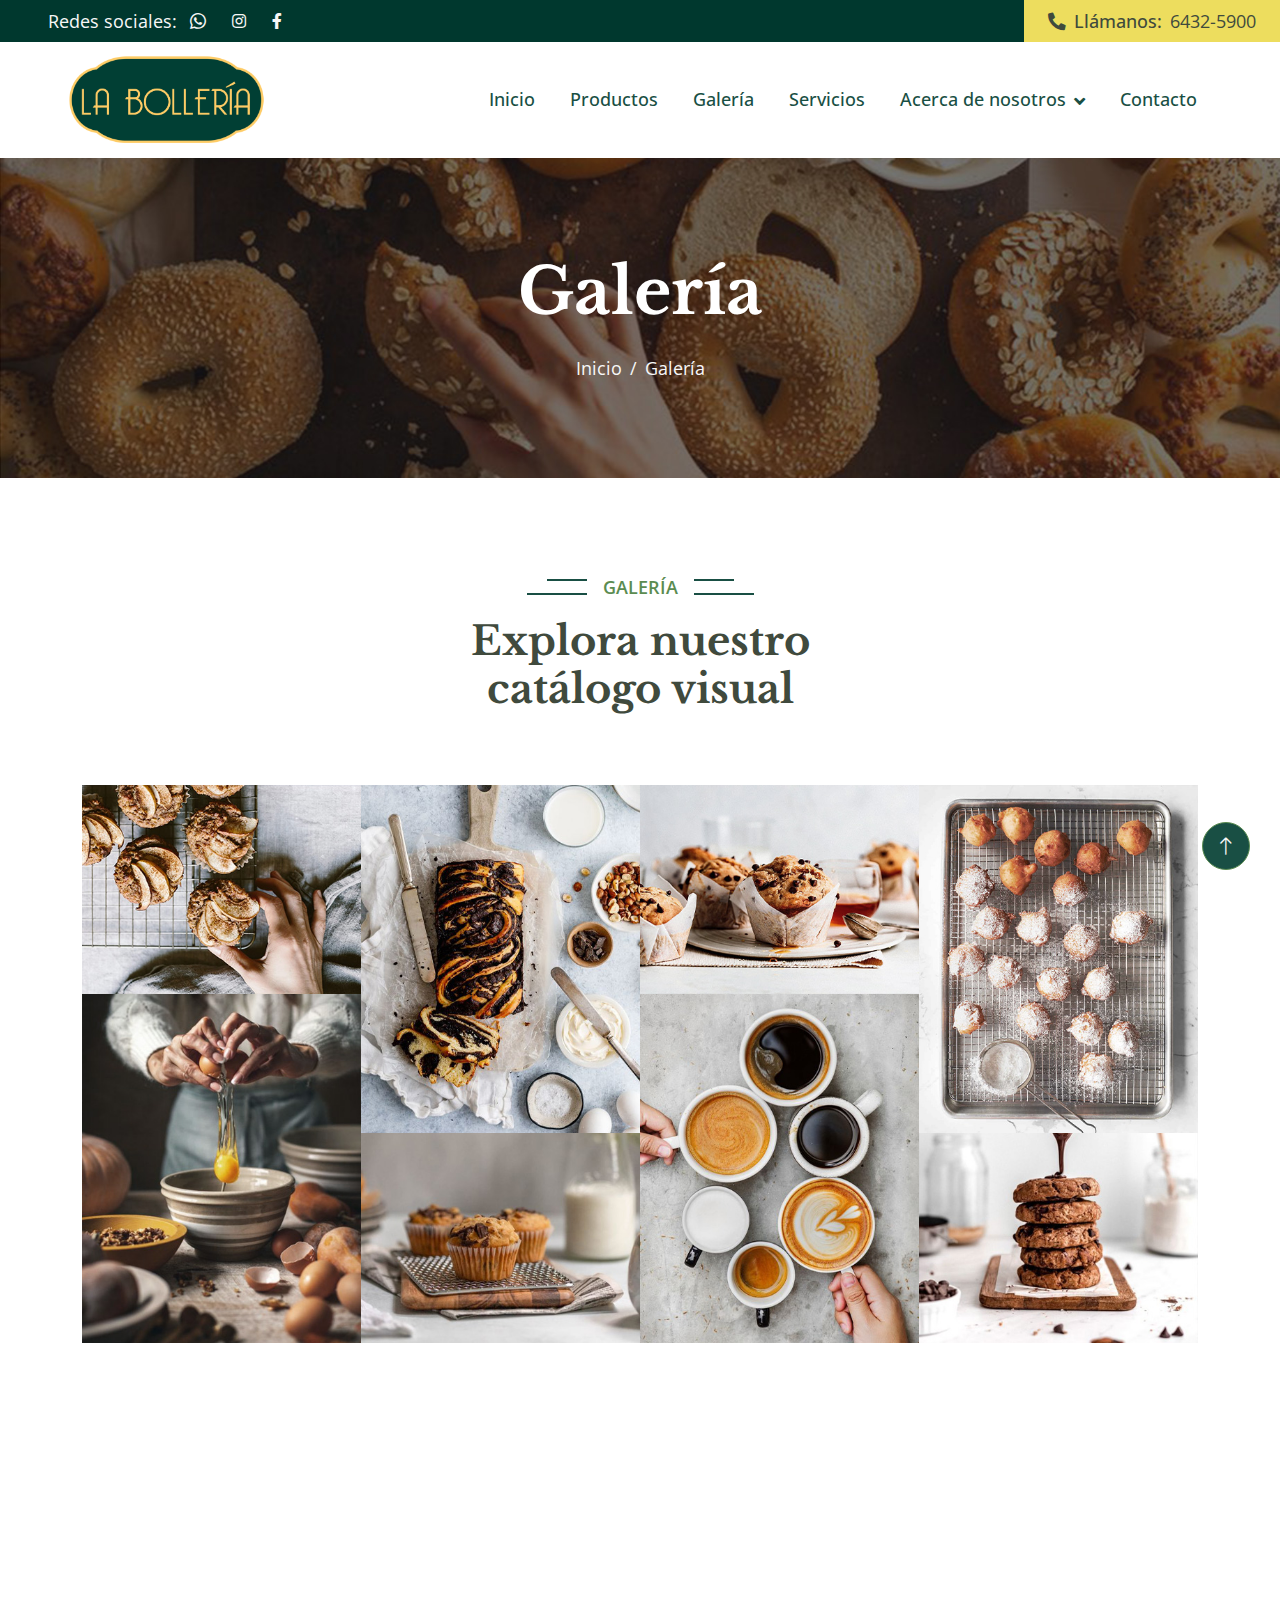
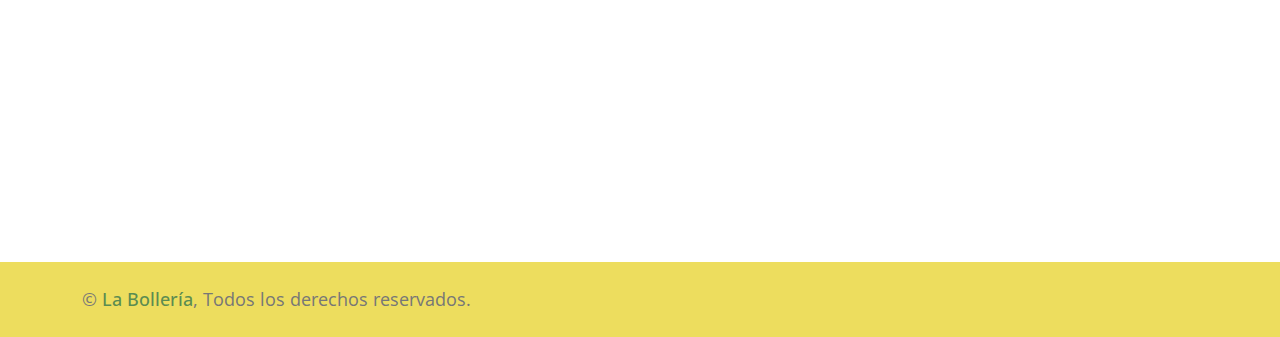
<file: galeria.html>
<!DOCTYPE html>
<html lang="en">

<head>
    <meta charset="utf-8">
    <title>La Bollería</title>
    <meta content="width=device-width, initial-scale=1.0" name="viewport">
    <meta content="" name="keywords">
    <meta content="" name="description">

    <!-- Favicon -->
    <link href="img/favicon.ico" rel="icon">

    <!-- Google Web Fonts -->
    <link rel="preconnect" href="https://fonts.googleapis.com">
    <link rel="preconnect" href="https://fonts.gstatic.com" crossorigin>
    <link
        href="https://fonts.googleapis.com/css2?family=Libre+Baskerville:wght@700&family=Open+Sans:wght@400;500;600&display=swap"
        rel="stylesheet">

    <!-- Icon Font Stylesheet -->
    <link href="https://cdnjs.cloudflare.com/ajax/libs/font-awesome/5.10.0/css/all.min.css" rel="stylesheet">
    <link href="https://cdn.jsdelivr.net/npm/bootstrap-icons@1.4.1/font/bootstrap-icons.css" rel="stylesheet">

    <!-- Libraries Stylesheet -->
    <link href="lib/animate/animate.min.css" rel="stylesheet">
    <link href="lib/owlcarousel/assets/owl.carousel.min.css" rel="stylesheet">
    <link href="lib/lightbox/css/lightbox.min.css" rel="stylesheet">

    <!-- Customized Bootstrap Stylesheet -->
    <link href="css/bootstrap.min.css" rel="stylesheet">

    <!-- Template Stylesheet -->
    <link href="css/style.css" rel="stylesheet">
</head>

<body>
    <!-- Spinner Start -->
    <div id="spinner"
        class="show bg-white position-fixed translate-middle w-100 vh-100 top-50 start-50 d-flex align-items-center justify-content-center">
        <div class="spinner-border text-primary" role="status" style="width: 3rem; height: 3rem;"></div>
    </div>
    <!-- Spinner End -->


    <!-- Topbar Start -->
    <div class="container-fluid bg-dark px-0">
        <div class="row g-0 d-none d-lg-flex">
            <div class="col-lg-6 ps-5 text-start">
                <div class="h-100 d-inline-flex align-items-center text-light">
                    <span>Redes sociales:</span>
                    <a class="btn btn-link text-light" target="_blank"
                        href="https://wa.me/50664325900?text=¡Hola, visité su sitio web y me gustaría realizar una consulta!"><i
                            class="bi bi-whatsapp"></i></a>
                    <a class="btn btn-link text-light" target="_blank"
                        href="https://www.instagram.com/labolleriacr/?fbclid=IwAR0MKMSitIbGgIa_4SW2U0Ifqy6U9aUXsqsqbD16D6lpwSvl94m3rwtIl2k"><i
                            class="fab fa-instagram"></i></a>
                    <a class="btn btn-link text-light" target="_blank"
                        href="https://www.facebook.com/profile.php?id=100090992470804"><i
                            class="fab fa-facebook-f"></i></a>
                </div>
            </div>
            <div class="col-lg-6 text-end">
                <div class="h-100 bg-secondary d-inline-flex align-items-center text-dark py-2 px-4">
                    <span class="me-2 fw-semi-bold"><i class="fa fa-phone-alt me-2"></i>Llámanos:</span>
                    <span>6432-5900</span>
                </div>
            </div>
        </div>
    </div>
    <!-- Topbar End -->


    <!-- Navbar Start -->
    <nav class="navbar navbar-expand-lg bg-white navbar-light sticky-top px-4 px-lg-5">
        <a href="index.html" class="navbar-brand d-flex align-items-center">
            <img src="img/LBLogo.png" height="90px"/>
        </a>
        <button type="button" class="navbar-toggler me-0" data-bs-toggle="collapse" data-bs-target="#navbarCollapse">
            <span class="navbar-toggler-icon"></span>
        </button>
        <div class="collapse navbar-collapse" id="navbarCollapse">
            <div class="navbar-nav ms-auto p-4 p-lg-0">
                <a href="index.html" class="nav-item nav-link">Inicio</a>
                <a href="productos.html" class="nav-item nav-link">Productos</a>
                <a href="galeria.html" class="nav-item nav-link active">Galería</a>
                <a href="servicios.html" class="nav-item nav-link">Servicios</a>
                <div class="nav-item dropdown">
                    <a href="#" class="nav-link dropdown-toggle" data-bs-toggle="dropdown">Acerca de nosotros</a>
                    <div class="dropdown-menu bg-light m-0">
                        <a href="local.html" class="dropdown-item">Nuestro local</a>
                        <a href="equipo.html" class="dropdown-item">Nuestro equipo</a>
                    </div>
                </div>
                <a href="contacto.html" class="nav-item nav-link">Contacto</a>
            </div>
        </div>
    </nav>
    <!-- Navbar End -->


    <!-- Page Header Start -->
    <div class="container-fluid page-header py-5 mb-5 wow fadeIn" data-wow-delay="0.1s">
        <div class="container text-center py-5">
            <h1 class="display-3 text-white mb-4 animated slideInDown">Galería</h1>
            <nav aria-label="breadcrumb animated slideInDown">
                <ol class="breadcrumb justify-content-center mb-0">
                    <li class="breadcrumb-item"><a href="#">Inicio</a></li>
                    <li class="breadcrumb-item active" aria-current="page">Galería</li>
                </ol>
            </nav>
        </div>
    </div>
    <!-- Page Header End -->


    <!-- Gallery Start -->
    <div class="container-xxl py-5">
        <div class="container">
            <div class="text-center mx-auto pb-4 wow fadeInUp" data-wow-delay="0.1s" style="max-width: 500px;">
                <p class="section-title bg-white text-center text-primary px-3">Galería</p>
                <h1 class="mb-5">Explora nuestro catálogo visual</h1>
            </div>
            <div class="row g-0">
                <div class="col-lg-3 col-md-6 wow fadeInUp" data-wow-delay="0.1s">
                    <div class="row g-0">
                        <div class="col-12">
                            <a class="d-block" href="img/gallery-5.jpg" data-lightbox="gallery">
                                <img class="img-fluid" src="img/gallery-5.jpg" alt="">
                            </a>
                        </div>
                        <div class="col-12">
                            <a class="d-block" href="img/gallery-1.jpg" data-lightbox="gallery">
                                <img class="img-fluid" src="img/gallery-1.jpg" alt="">
                            </a>
                        </div>
                    </div>
                </div>
                <div class="col-lg-3 col-md-6 wow fadeInUp" data-wow-delay="0.3s">
                    <div class="row g-0">
                        <div class="col-12">
                            <a class="d-block" href="img/gallery-2.jpg" data-lightbox="gallery">
                                <img class="img-fluid" src="img/gallery-2.jpg" alt="">
                            </a>
                        </div>
                        <div class="col-12">
                            <a class="d-block" href="img/gallery-6.jpg" data-lightbox="gallery">
                                <img class="img-fluid" src="img/gallery-6.jpg" alt="">
                            </a>
                        </div>
                    </div>
                </div>
                <div class="col-lg-3 col-md-6 wow fadeInUp" data-wow-delay="0.5s">
                    <div class="row g-0">
                        <div class="col-12">
                            <a class="d-block" href="img/gallery-7.jpg" data-lightbox="gallery">
                                <img class="img-fluid" src="img/gallery-7.jpg" alt="">
                            </a>
                        </div>
                        <div class="col-12">
                            <a class="d-block" href="img/gallery-3.jpg" data-lightbox="gallery">
                                <img class="img-fluid" src="img/gallery-3.jpg" alt="">
                            </a>
                        </div>
                    </div>
                </div>
                <div class="col-lg-3 col-md-6 wow fadeInUp" data-wow-delay="0.7s">
                    <div class="row g-0">
                        <div class="col-12">
                            <a class="d-block" href="img/gallery-4.jpg" data-lightbox="gallery">
                                <img class="img-fluid" src="img/gallery-4.jpg" alt="">
                            </a>
                        </div>
                        <div class="col-12">
                            <a class="d-block" href="img/gallery-8.jpg" data-lightbox="gallery">
                                <img class="img-fluid" src="img/gallery-8.jpg" alt="">
                            </a>
                        </div>
                    </div>
                </div>
            </div>
        </div>
    </div>
    <!-- Gallery End -->


    <!-- Footer Start -->
    <div class="container-fluid bg-dark footer mt-5 py-5 wow fadeIn" data-wow-delay="0.1s">
        <div class="container py-5">
            <div class="row g-5">
                <div class="col-lg-4 col-md-6">
                    <h5 class="text-white mb-4">La Bollería</h5>
                    <p class="mb-2"><i class="fa fa-map-marker-alt me-3"></i>Diagonal a la esquina noreste de la Iglesia
                        Católica de Grecia</p>
                    <p class="mb-2"><i class="fa fa-phone-alt me-3"></i>6432-5900</p>
                    <p class="mb-2"><i class="fa fa-envelope me-3"></i>labolleria.crb@gmail.com</p>
                    <div class="d-flex pt-3">
                        <a class="btn btn-square btn-secondary rounded-circle me-2" target="_blank"
                            href="https://wa.me/50664325900?text=¡Hola, visité su sitio web y me gustaría realizar una consulta!"><i
                                class="bi bi-whatsapp"></i></a>
                        <a class="btn btn-square btn-secondary rounded-circle me-2" target="_blank"
                            href="https://www.instagram.com/labolleriacr/?fbclid=IwAR0MKMSitIbGgIa_4SW2U0Ifqy6U9aUXsqsqbD16D6lpwSvl94m3rwtIl2k"><i
                                class="fab fa-instagram"></i></a>
                        <a class="btn btn-square btn-secondary rounded-circle me-2" target="_blank"
                            href="https://www.facebook.com/profile.php?id=100090992470804"><i
                                class="fab fa-facebook-f"></i></a>
                    </div>
                </div>

                <div class="col-lg-4 col-md-6">
                    <h5 class="text-white mb-4">Horario:</h5>
                    <p class="mb-1">Lunes - Sábado</p>
                    <h6 class="text-light">06:00 am - 07:00 pm</h6>

                </div>
                <div class="col-lg-4 col-md-6">
                    <h5 class="text-white mb-4">Mantenerme informado</h5>
                    <p>Recibe la actualización de nuestro menú rotativo</p>
                    <div class="form-floating footerform">
                        <input type="text" class="form-control bg-transparent" id="name" placeholder="Tu correo">
                        <label for="name">Tu correo</label>
                        <button type="button"
                            class="btn btn-secondary py-2 position-absolute top-0 end-0 mt-2 me-2">Inscribirse</button>
                    </div>
                </div>
            </div>
        </div>
    </div>
    <!-- Footer End -->


    <!-- Copyright Start -->
    <div class="container-fluid bg-secondary text-body copyright py-4">
        <div class="container">
            <div class="row">
                <div class="col-md-6 text-center text-md-start mb-3 mb-md-0">
                    &copy; <a class="fw-semi-bold" href="#">La Bollería</a>, Todos los derechos reservados.
                </div>
            </div>
        </div>
    </div>
    <!-- Copyright End -->


    <!-- Back to Top -->
    <a href="#" class="btn btn-lg btn-primary btn-lg-square rounded-circle back-to-top"><i
            class="bi bi-arrow-up"></i></a>


    <!-- JavaScript Libraries -->
    <script src="https://code.jquery.com/jquery-3.4.1.min.js"></script>
    <script src="https://cdn.jsdelivr.net/npm/bootstrap@5.0.0/dist/js/bootstrap.bundle.min.js"></script>
    <script src="lib/wow/wow.min.js"></script>
    <script src="lib/easing/easing.min.js"></script>
    <script src="lib/waypoints/waypoints.min.js"></script>
    <script src="lib/owlcarousel/owl.carousel.min.js"></script>
    <script src="lib/counterup/counterup.min.js"></script>
    <script src="lib/parallax/parallax.min.js"></script>
    <script src="lib/lightbox/js/lightbox.min.js"></script>

    <!-- Template Javascript -->
    <script src="js/main.js"></script>
</body>

</html>
</file>
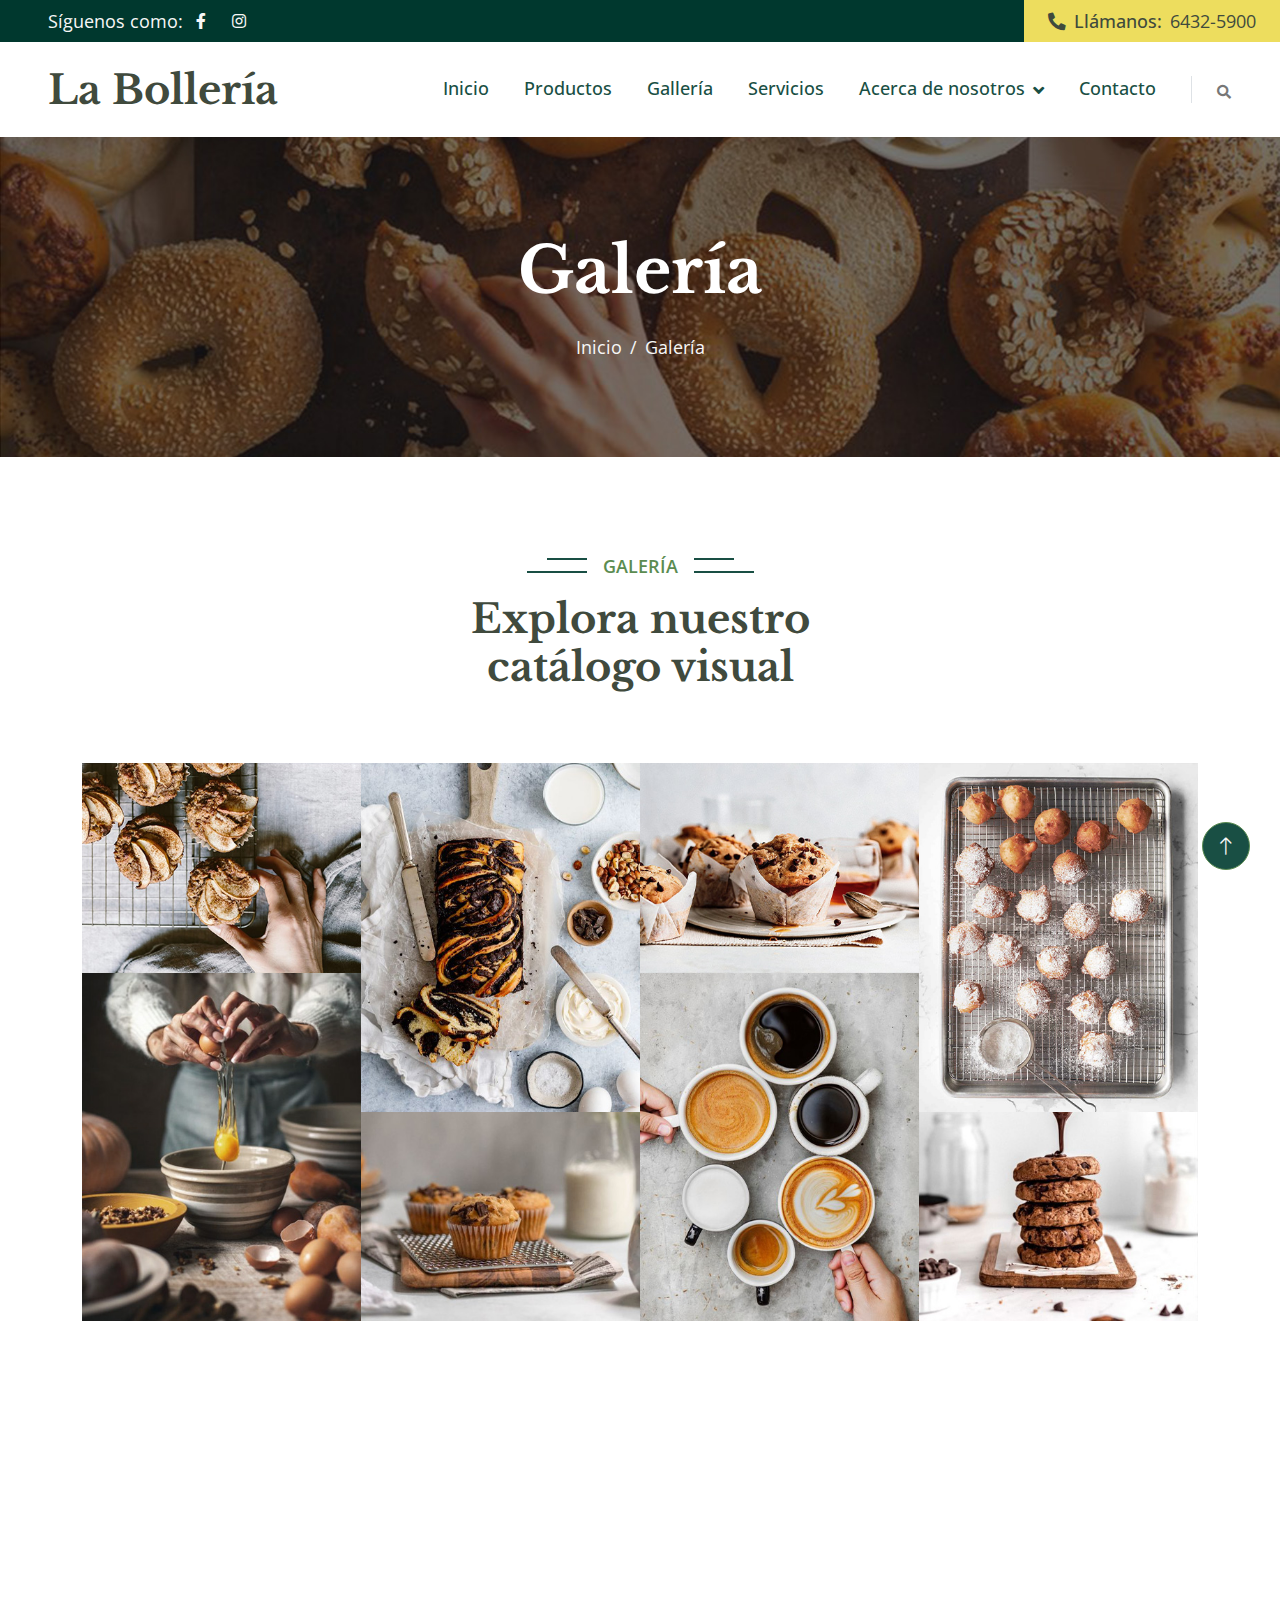
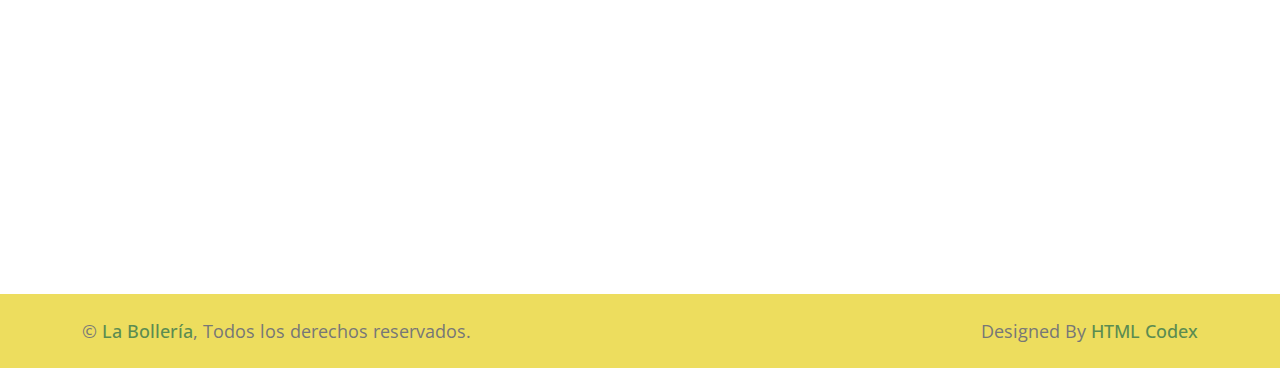
<file: gallery.html>
<!DOCTYPE html>
<html lang="en">

<head>
    <meta charset="utf-8">
    <title>Milky - Dairy Website Template</title>
    <meta content="width=device-width, initial-scale=1.0" name="viewport">
    <meta content="" name="keywords">
    <meta content="" name="description">

    <!-- Favicon -->
    <link href="img/favicon.ico" rel="icon">

    <!-- Google Web Fonts -->
    <link rel="preconnect" href="https://fonts.googleapis.com">
    <link rel="preconnect" href="https://fonts.gstatic.com" crossorigin>
    <link href="https://fonts.googleapis.com/css2?family=Libre+Baskerville:wght@700&family=Open+Sans:wght@400;500;600&display=swap" rel="stylesheet">   

    <!-- Icon Font Stylesheet -->
    <link href="https://cdnjs.cloudflare.com/ajax/libs/font-awesome/5.10.0/css/all.min.css" rel="stylesheet">
    <link href="https://cdn.jsdelivr.net/npm/bootstrap-icons@1.4.1/font/bootstrap-icons.css" rel="stylesheet">

    <!-- Libraries Stylesheet -->
    <link href="lib/animate/animate.min.css" rel="stylesheet">
    <link href="lib/owlcarousel/assets/owl.carousel.min.css" rel="stylesheet">
    <link href="lib/lightbox/css/lightbox.min.css" rel="stylesheet">

    <!-- Customized Bootstrap Stylesheet -->
    <link href="css/bootstrap.min.css" rel="stylesheet">

    <!-- Template Stylesheet -->
    <link href="css/style.css" rel="stylesheet">
</head>

<body>
    <!-- Spinner Start -->
    <div id="spinner" class="show bg-white position-fixed translate-middle w-100 vh-100 top-50 start-50 d-flex align-items-center justify-content-center">
        <div class="spinner-border text-primary" role="status" style="width: 3rem; height: 3rem;"></div>
    </div>
    <!-- Spinner End -->


    <!-- Topbar Start -->
    <div class="container-fluid bg-dark px-0">
        <div class="row g-0 d-none d-lg-flex">
            <div class="col-lg-6 ps-5 text-start">
                <div class="h-100 d-inline-flex align-items-center text-light">
                    <span>Síguenos como:</span>
                    <a class="btn btn-link text-light" href=""><i class="fab fa-facebook-f"></i></a>
                    <a class="btn btn-link text-light" href=""><i class="fab fa-instagram"></i></a>
                </div>
            </div>
            <div class="col-lg-6 text-end">
                <div class="h-100 bg-secondary d-inline-flex align-items-center text-dark py-2 px-4">
                    <span class="me-2 fw-semi-bold"><i class="fa fa-phone-alt me-2"></i>Llámanos:</span>
                    <span>6432-5900</span>
                </div>
            </div>
        </div>
    </div>
    <!-- Topbar End -->


    <!-- Navbar Start -->
    <nav class="navbar navbar-expand-lg bg-white navbar-light sticky-top px-4 px-lg-5">
        <a href="index.html" class="navbar-brand d-flex align-items-center">
            <h1 class="m-0">La Bollería</h1>
        </a>
        <button type="button" class="navbar-toggler me-0" data-bs-toggle="collapse" data-bs-target="#navbarCollapse">
            <span class="navbar-toggler-icon"></span>
        </button>
        <div class="collapse navbar-collapse" id="navbarCollapse">
            <div class="navbar-nav ms-auto p-4 p-lg-0">
                <a href="index.html" class="nav-item nav-link active">Inicio</a>
                <a href="product.html" class="nav-item nav-link">Productos</a>
                <a href="gallery.html" class="nav-item nav-link">Gallería</a>
                <a href="service.html" class="nav-item nav-link">Servicios</a>
                <div class="nav-item dropdown">
                    <a href="#" class="nav-link dropdown-toggle" data-bs-toggle="dropdown">Acerca de nosotros</a>
                    <div class="dropdown-menu bg-light m-0">
                        <a href="feature.html" class="dropdown-item">Nuestro local</a>
                        <a href="team.html" class="dropdown-item">Nuestro equipo</a>
                    </div>
                </div>
                <a href="contact.html" class="nav-item nav-link">Contacto</a>
            </div>
            <div class="border-start ps-4 d-none d-lg-block">
                <button type="button" class="btn btn-sm p-0"><i class="fa fa-search"></i></button>
            </div>
        </div>
    </nav>
    <!-- Navbar End -->


    <!-- Page Header Start -->
    <div class="container-fluid page-header py-5 mb-5 wow fadeIn" data-wow-delay="0.1s">
        <div class="container text-center py-5">
            <h1 class="display-3 text-white mb-4 animated slideInDown">Galería</h1>
            <nav aria-label="breadcrumb animated slideInDown">
                <ol class="breadcrumb justify-content-center mb-0">
                    <li class="breadcrumb-item"><a href="#">Inicio</a></li>
                    <li class="breadcrumb-item active" aria-current="page">Galería</li>
                </ol>
            </nav>
        </div>
    </div>
    <!-- Page Header End -->


    <!-- Gallery Start -->
    <div class="container-xxl py-5">
        <div class="container">
            <div class="text-center mx-auto pb-4 wow fadeInUp" data-wow-delay="0.1s" style="max-width: 500px;">
                <p class="section-title bg-white text-center text-primary px-3">Galería</p>
                <h1 class="mb-5">Explora nuestro catálogo visual</h1>
            </div>
            <div class="row g-0">
                <div class="col-lg-3 col-md-6 wow fadeInUp" data-wow-delay="0.1s">
                    <div class="row g-0">
                        <div class="col-12">
                            <a class="d-block" href="img/gallery-5.jpg" data-lightbox="gallery">
                                <img class="img-fluid" src="img/gallery-5.jpg" alt="">
                            </a>
                        </div>
                        <div class="col-12">
                            <a class="d-block" href="img/gallery-1.jpg" data-lightbox="gallery">
                                <img class="img-fluid" src="img/gallery-1.jpg" alt="">
                            </a>
                        </div>
                    </div>
                </div>
                <div class="col-lg-3 col-md-6 wow fadeInUp" data-wow-delay="0.3s">
                    <div class="row g-0">
                        <div class="col-12">
                            <a class="d-block" href="img/gallery-2.jpg" data-lightbox="gallery">
                                <img class="img-fluid" src="img/gallery-2.jpg" alt="">
                            </a>
                        </div>
                        <div class="col-12">
                            <a class="d-block" href="img/gallery-6.jpg" data-lightbox="gallery">
                                <img class="img-fluid" src="img/gallery-6.jpg" alt="">
                            </a>
                        </div>
                    </div>
                </div>
                <div class="col-lg-3 col-md-6 wow fadeInUp" data-wow-delay="0.5s">
                    <div class="row g-0">
                        <div class="col-12">
                            <a class="d-block" href="img/gallery-7.jpg" data-lightbox="gallery">
                                <img class="img-fluid" src="img/gallery-7.jpg" alt="">
                            </a>
                        </div>
                        <div class="col-12">
                            <a class="d-block" href="img/gallery-3.jpg" data-lightbox="gallery">
                                <img class="img-fluid" src="img/gallery-3.jpg" alt="">
                            </a>
                        </div>
                    </div>
                </div>
                <div class="col-lg-3 col-md-6 wow fadeInUp" data-wow-delay="0.7s">
                    <div class="row g-0">
                        <div class="col-12">
                            <a class="d-block" href="img/gallery-4.jpg" data-lightbox="gallery">
                                <img class="img-fluid" src="img/gallery-4.jpg" alt="">
                            </a>
                        </div>
                        <div class="col-12">
                            <a class="d-block" href="img/gallery-8.jpg" data-lightbox="gallery">
                                <img class="img-fluid" src="img/gallery-8.jpg" alt="">
                            </a>
                        </div>
                    </div>
                </div>
            </div>
        </div>
    </div>
    <!-- Gallery End -->


    <!-- Footer Start -->
    <div class="container-fluid bg-dark footer mt-5 py-5 wow fadeIn" data-wow-delay="0.1s">
        <div class="container py-5">
            <div class="row g-5">
                <div class="col-lg-3 col-md-6">
                    <h5 class="text-white mb-4">La Bollería</h5>
                    <p class="mb-2"><i class="fa fa-map-marker-alt me-3"></i>Diagonal a la esquina noreste de la Iglesia Católica de Grecia</p>
                    <p class="mb-2"><i class="fa fa-phone-alt me-3"></i>6432-5900</p>
                    <p class="mb-2"><i class="fa fa-envelope me-3"></i>labolleria.crb@gmail.com</p>
                    <div class="d-flex pt-3">
                        <a class="btn btn-square btn-secondary rounded-circle me-2" href=""><i class="fab fa-twitter"></i></a>
                        <a class="btn btn-square btn-secondary rounded-circle me-2" href=""><i class="fab fa-facebook-f"></i></a>
                        <a class="btn btn-square btn-secondary rounded-circle me-2" href=""><i class="fab fa-youtube"></i></a>
                        <a class="btn btn-square btn-secondary rounded-circle me-2" href=""><i class="fab fa-linkedin-in"></i></a>
                    </div>
                </div>
                <div class="col-lg-3 col-md-6">
                    <h5 class="text-white mb-4">Accesos Rápidos</h5>
                    <a class="btn btn-link" href="">Acerca de nosotros</a>
                    <a class="btn btn-link" href="">Contacto</a>
                    <a class="btn btn-link" href="">Servicios</a>
                    <a class="btn btn-link" href="">Términos y Condiciones</a>
                </div>
                <div class="col-lg-3 col-md-6">
                    <h5 class="text-white mb-4">Horario:</h5>
                    <p class="mb-1">Lunes - Sábado</p>
                    <h6 class="text-light">06:00 am - 07:00 pm</h6>

                </div>
                <div class="col-lg-3 col-md-6">
                    <h5 class="text-white mb-4">Newsletter</h5>
                    <p>Recibe la actualización de nuestro menú rotativo</p>
                    <div class="position-relative w-100">
                        <input class="form-control bg-transparent w-100 py-3 ps-4 pe-5" type="text" placeholder="Tu email">
                        <button type="button" class="btn btn-secondary py-2 position-absolute top-0 end-0 mt-2 me-2">Inscribirse</button>
                    </div>
                </div>
            </div>
        </div>
    </div>
    <!-- Footer End -->


    <!-- Copyright Start -->
    <div class="container-fluid bg-secondary text-body copyright py-4">
        <div class="container">
            <div class="row">
                <div class="col-md-6 text-center text-md-start mb-3 mb-md-0">
                    &copy; <a class="fw-semi-bold" href="#">La Bollería</a>, Todos los derechos reservados.
                </div>
                <div class="col-md-6 text-center text-md-end">
                    <!--/*** This template is free as long as you keep the footer author’s credit link/attribution link/backlink. If you'd like to use the template without the footer author’s credit link/attribution link/backlink, you can purchase the Credit Removal License from "https://htmlcodex.com/credit-removal". Thank you for your support. ***/-->
                    Designed By <a class="fw-semi-bold" href="https://htmlcodex.com">HTML Codex</a>
                </div>
            </div>
        </div>
    </div>
    <!-- Copyright End -->


    <!-- Back to Top -->
    <a href="#" class="btn btn-lg btn-primary btn-lg-square rounded-circle back-to-top"><i class="bi bi-arrow-up"></i></a>


    <!-- JavaScript Libraries -->
    <script src="https://code.jquery.com/jquery-3.4.1.min.js"></script>
    <script src="https://cdn.jsdelivr.net/npm/bootstrap@5.0.0/dist/js/bootstrap.bundle.min.js"></script>
    <script src="lib/wow/wow.min.js"></script>
    <script src="lib/easing/easing.min.js"></script>
    <script src="lib/waypoints/waypoints.min.js"></script>
    <script src="lib/owlcarousel/owl.carousel.min.js"></script>
    <script src="lib/counterup/counterup.min.js"></script>
    <script src="lib/parallax/parallax.min.js"></script>
    <script src="lib/lightbox/js/lightbox.min.js"></script>

    <!-- Template Javascript -->
    <script src="js/main.js"></script>
</body>

</html>
</file>
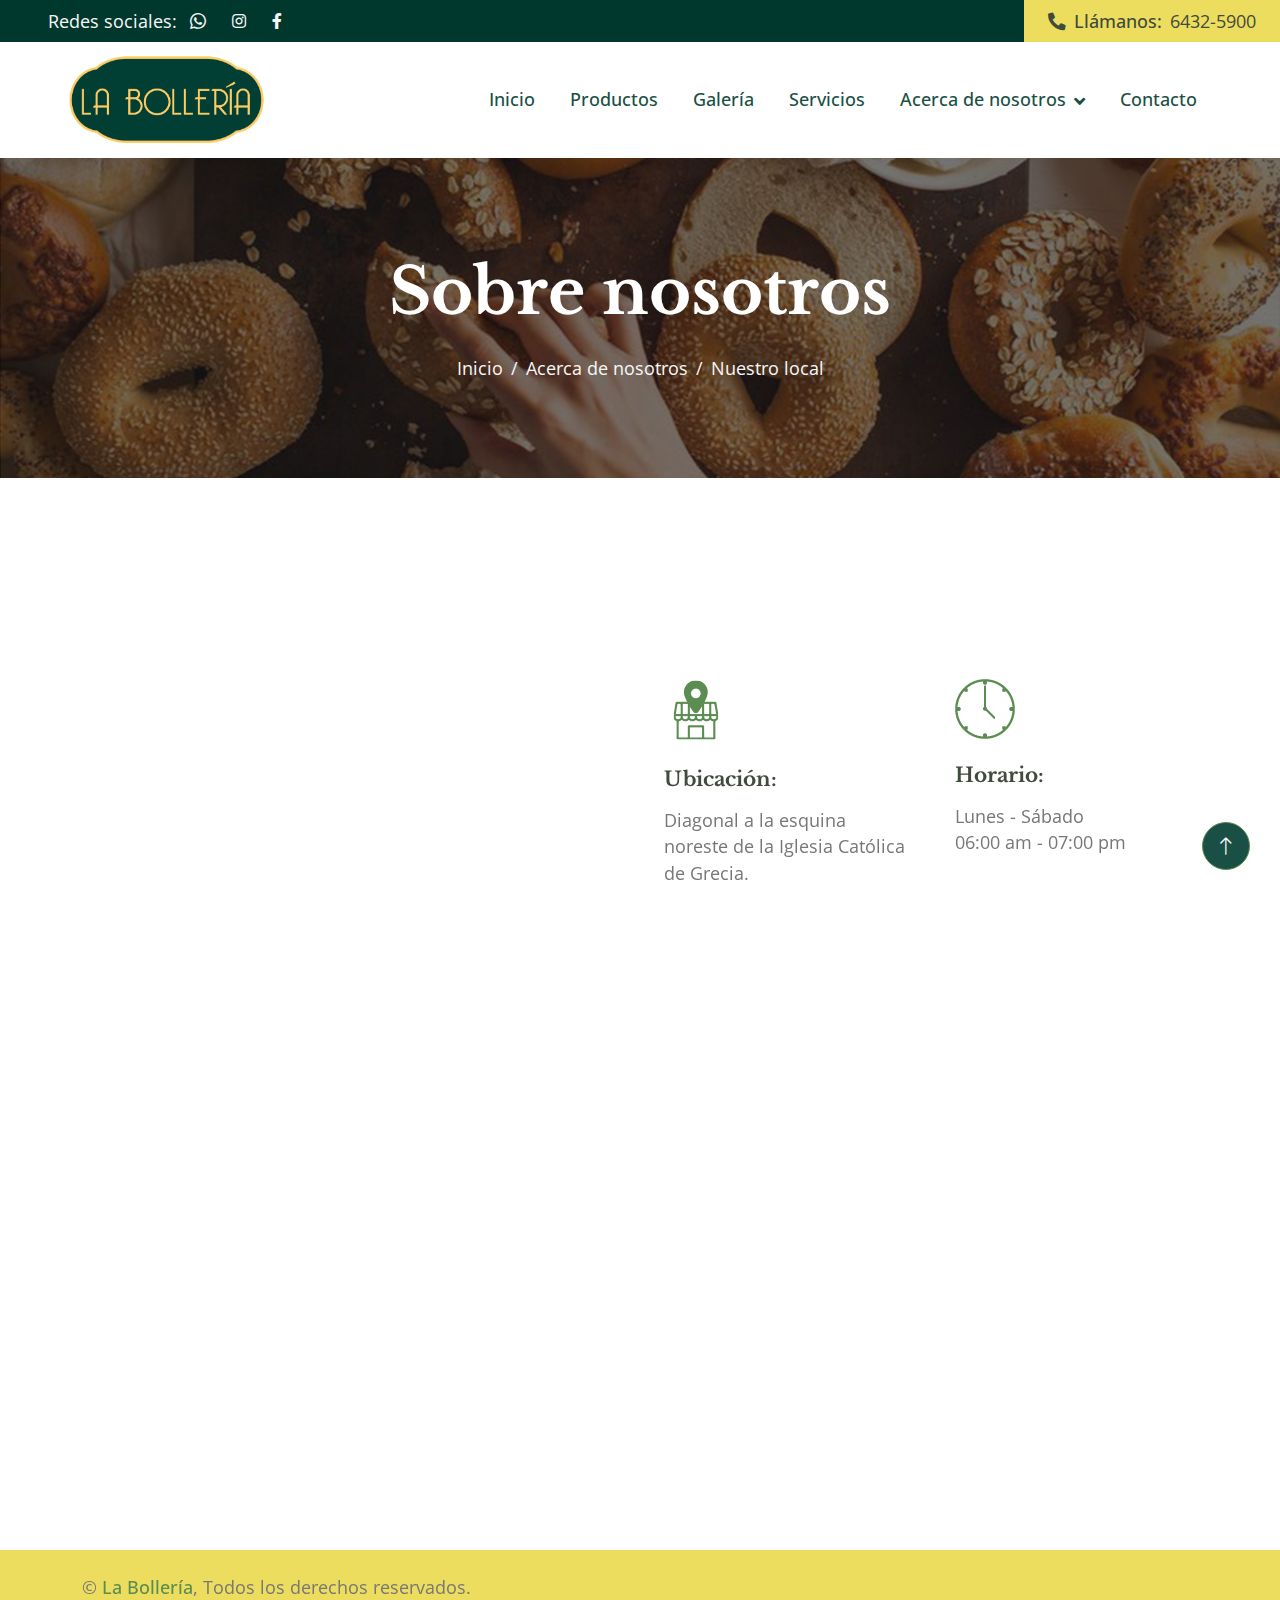
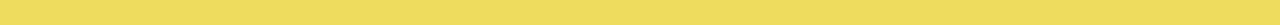
<file: local.html>
<!DOCTYPE html>
<html lang="en">

<head>
    <meta charset="utf-8">
    <title>La Bollería</title>
    <meta content="width=device-width, initial-scale=1.0" name="viewport">
    <meta content="" name="keywords">
    <meta content="" name="description">

    <!-- Favicon -->
    <link href="img/favicon.ico" rel="icon">

    <!-- Google Web Fonts -->
    <link rel="preconnect" href="https://fonts.googleapis.com">
    <link rel="preconnect" href="https://fonts.gstatic.com" crossorigin>
    <link
        href="https://fonts.googleapis.com/css2?family=Libre+Baskerville:wght@700&family=Open+Sans:wght@400;500;600&display=swap"
        rel="stylesheet">

    <!-- Icon Font Stylesheet -->
    <link href="https://cdnjs.cloudflare.com/ajax/libs/font-awesome/5.10.0/css/all.min.css" rel="stylesheet">
    <link href="https://cdn.jsdelivr.net/npm/bootstrap-icons@1.4.1/font/bootstrap-icons.css" rel="stylesheet">

    <!-- Libraries Stylesheet -->
    <link href="lib/animate/animate.min.css" rel="stylesheet">
    <link href="lib/owlcarousel/assets/owl.carousel.min.css" rel="stylesheet">
    <link href="lib/lightbox/css/lightbox.min.css" rel="stylesheet">

    <!-- Customized Bootstrap Stylesheet -->
    <link href="css/bootstrap.min.css" rel="stylesheet">

    <!-- Template Stylesheet -->
    <link href="css/style.css" rel="stylesheet">
</head>

<body>
    <!-- Spinner Start -->
    <div id="spinner"
        class="show bg-white position-fixed translate-middle w-100 vh-100 top-50 start-50 d-flex align-items-center justify-content-center">
        <div class="spinner-border text-primary" role="status" style="width: 3rem; height: 3rem;"></div>
    </div>
    <!-- Spinner End -->


    <!-- Topbar Start -->
    <div class="container-fluid bg-dark px-0">
        <div class="row g-0 d-none d-lg-flex">
            <div class="col-lg-6 ps-5 text-start">
                <div class="h-100 d-inline-flex align-items-center text-light">
                    <span>Redes sociales:</span>
                    <a class="btn btn-link text-light" target="_blank"
                        href="https://wa.me/50664325900?text=¡Hola, visité su sitio web y me gustaría realizar una consulta!"><i
                            class="bi bi-whatsapp"></i></a>
                    <a class="btn btn-link text-light" target="_blank"
                        href="https://www.instagram.com/labolleriacr/?fbclid=IwAR0MKMSitIbGgIa_4SW2U0Ifqy6U9aUXsqsqbD16D6lpwSvl94m3rwtIl2k"><i
                            class="fab fa-instagram"></i></a>
                    <a class="btn btn-link text-light" target="_blank"
                        href="https://www.facebook.com/profile.php?id=100090992470804"><i
                            class="fab fa-facebook-f"></i></a>
                </div>
            </div>
            <div class="col-lg-6 text-end">
                <div class="h-100 bg-secondary d-inline-flex align-items-center text-dark py-2 px-4">
                    <span class="me-2 fw-semi-bold"><i class="fa fa-phone-alt me-2"></i>Llámanos:</span>
                    <span>6432-5900</span>
                </div>
            </div>
        </div>
    </div>
    <!-- Topbar End -->


    <!-- Navbar Start -->
    <nav class="navbar navbar-expand-lg bg-white navbar-light sticky-top px-4 px-lg-5">
        <a href="index.html" class="navbar-brand d-flex align-items-center">
            <img src="img/LBLogo.png" height="90px"/>
        </a>
        <button type="button" class="navbar-toggler me-0" data-bs-toggle="collapse" data-bs-target="#navbarCollapse">
            <span class="navbar-toggler-icon"></span>
        </button>
        <div class="collapse navbar-collapse" id="navbarCollapse">
            <div class="navbar-nav ms-auto p-4 p-lg-0">
                <a href="index.html" class="nav-item nav-link active">Inicio</a>
                <a href="productos.html" class="nav-item nav-link">Productos</a>
                <a href="galeria.html" class="nav-item nav-link">Galería</a>
                <a href="servicios.html" class="nav-item nav-link">Servicios</a>
                <div class="nav-item dropdown">
                    <a href="#" class="nav-link dropdown-toggle active" data-bs-toggle="dropdown">Acerca de nosotros</a>
                    <div class="dropdown-menu bg-light m-0">
                        <a href="local.html" class="dropdown-item active">Nuestro local</a>
                        <a href="equipo.html" class="dropdown-item">Nuestro equipo</a>
                    </div>
                </div>
                <a href="contacto.html" class="nav-item nav-link">Contacto</a>
            </div>
        </div>
    </nav>
    <!-- Navbar End -->


    <!-- Page Header Start -->
    <div class="container-fluid page-header py-5 mb-5 wow fadeIn" data-wow-delay="0.1s">
        <div class="container text-center py-5">
            <h1 class="display-3 text-white mb-4 animated slideInDown">Sobre nosotros</h1>
            <nav aria-label="breadcrumb animated slideInDown">
                <ol class="breadcrumb justify-content-center mb-0">
                    <li class="breadcrumb-item"><a href="#">Inicio</a></li>
                    <li class="breadcrumb-item"><a href="#">Acerca de nosotros</a></li>
                    <li class="breadcrumb-item active" aria-current="page">Nuestro local</li>
                </ol>
            </nav>
        </div>
    </div>
    <!-- Page Header End -->

    <!-- Features Start -->
    <div class="container-xxl py-5">
        <div class="container">
            <div class="row g-5 align-items-center">
                <div class="col-lg-6 wow fadeInUp" data-wow-delay="0.1s">
                    <iframe
                        src="https://www.google.com/maps/embed?pb=!1m18!1m12!1m3!1d3928.312647448692!2d-84.31302412404092!3d10.073448071764698!2m3!1f0!2f0!3f0!3m2!1i1024!2i768!4f13.1!3m3!1m2!1s0x8fa059ea77df00f5%3A0x1dcaacac81a0250e!2sLa%20Bolleria!5e0!3m2!1ses!2scr!4v1683001711523!5m2!1ses!2scr"
                        width="600" height="450" style="border:0;" allowfullscreen="" loading="lazy"
                        referrerpolicy="no-referrer-when-downgrade"></iframe>
                </div>
                <div class="col-lg-6">
                    <div class="row g-5 pt-2 mb-5">
                        <div class="col-sm-6">
                            <img class="img-fluid mb-4" src="img/service.png" alt="">
                            <h5 class="mb-3">Ubicación:</h5>
                            <span>Diagonal a la esquina noreste de la Iglesia Católica de Grecia.</span>
                        </div>
                        <div class="col-sm-6">
                            <img class="img-fluid mb-4" src="img/clock.png" alt="">
                            <h5 class="mb-3">Horario:</h5>
                            <span>Lunes - Sábado <br> 06:00 am - 07:00 pm</span>
                        </div>

                    </div>
                </div>
            </div>
        </div>
    </div>
    <!-- Features End -->


    <!-- Footer Start -->
    <div class="container-fluid bg-dark footer mt-5 py-5 wow fadeIn" data-wow-delay="0.1s">
        <div class="container py-5">
            <div class="row g-5">
                <div class="col-lg-4 col-md-6">
                    <h5 class="text-white mb-4">La Bollería</h5>
                    <p class="mb-2"><i class="fa fa-map-marker-alt me-3"></i>Diagonal a la esquina noreste de la Iglesia
                        Católica de Grecia</p>
                    <p class="mb-2"><i class="fa fa-phone-alt me-3"></i>6432-5900</p>
                    <p class="mb-2"><i class="fa fa-envelope me-3"></i>labolleria.crb@gmail.com</p>
                    <div class="d-flex pt-3">
                        <a class="btn btn-square btn-secondary rounded-circle me-2" target="_blank"
                            href="https://wa.me/50664325900?text=¡Hola, visité su sitio web y me gustaría realizar una consulta!"><i
                                class="bi bi-whatsapp"></i></a>
                        <a class="btn btn-square btn-secondary rounded-circle me-2" target="_blank"
                            href="https://www.instagram.com/labolleriacr/?fbclid=IwAR0MKMSitIbGgIa_4SW2U0Ifqy6U9aUXsqsqbD16D6lpwSvl94m3rwtIl2k"><i
                                class="fab fa-instagram"></i></a>
                        <a class="btn btn-square btn-secondary rounded-circle me-2" target="_blank"
                            href="https://www.facebook.com/profile.php?id=100090992470804"><i
                                class="fab fa-facebook-f"></i></a>
                    </div>
                </div>

                <div class="col-lg-4 col-md-6">
                    <h5 class="text-white mb-4">Horario:</h5>
                    <p class="mb-1">Lunes - Sábado</p>
                    <h6 class="text-light">06:00 am - 07:00 pm</h6>

                </div>
                <div class="col-lg-4 col-md-6">
                    <h5 class="text-white mb-4">Mantenerme informado</h5>
                    <p>Recibe la actualización de nuestro menú rotativo</p>
                    <div class="form-floating footerform">
                        <input type="text" class="form-control bg-transparent" id="name" placeholder="Tu correo">
                        <label for="name">Tu correo</label>
                        <button type="button"
                            class="btn btn-secondary py-2 position-absolute top-0 end-0 mt-2 me-2">Inscribirse</button>
                    </div>
                </div>
            </div>
        </div>
    </div>
    <!-- Footer End -->


    <!-- Copyright Start -->
    <div class="container-fluid bg-secondary text-body copyright py-4">
        <div class="container">
            <div class="row">
                <div class="col-md-6 text-center text-md-start mb-3 mb-md-0">
                    &copy; <a class="fw-semi-bold" href="#">La Bollería</a>, Todos los derechos reservados.
                </div>
            </div>
        </div>
    </div>
    <!-- Copyright End -->


    <!-- Back to Top -->
    <a href="#" class="btn btn-lg btn-primary btn-lg-square rounded-circle back-to-top"><i
            class="bi bi-arrow-up"></i></a>


    <!-- JavaScript Libraries -->
    <script src="https://code.jquery.com/jquery-3.4.1.min.js"></script>
    <script src="https://cdn.jsdelivr.net/npm/bootstrap@5.0.0/dist/js/bootstrap.bundle.min.js"></script>
    <script src="lib/wow/wow.min.js"></script>
    <script src="lib/easing/easing.min.js"></script>
    <script src="lib/waypoints/waypoints.min.js"></script>
    <script src="lib/owlcarousel/owl.carousel.min.js"></script>
    <script src="lib/counterup/counterup.min.js"></script>
    <script src="lib/parallax/parallax.min.js"></script>
    <script src="lib/lightbox/js/lightbox.min.js"></script>

    <!-- Template Javascript -->
    <script src="js/main.js"></script>
</body>

</html>
</file>
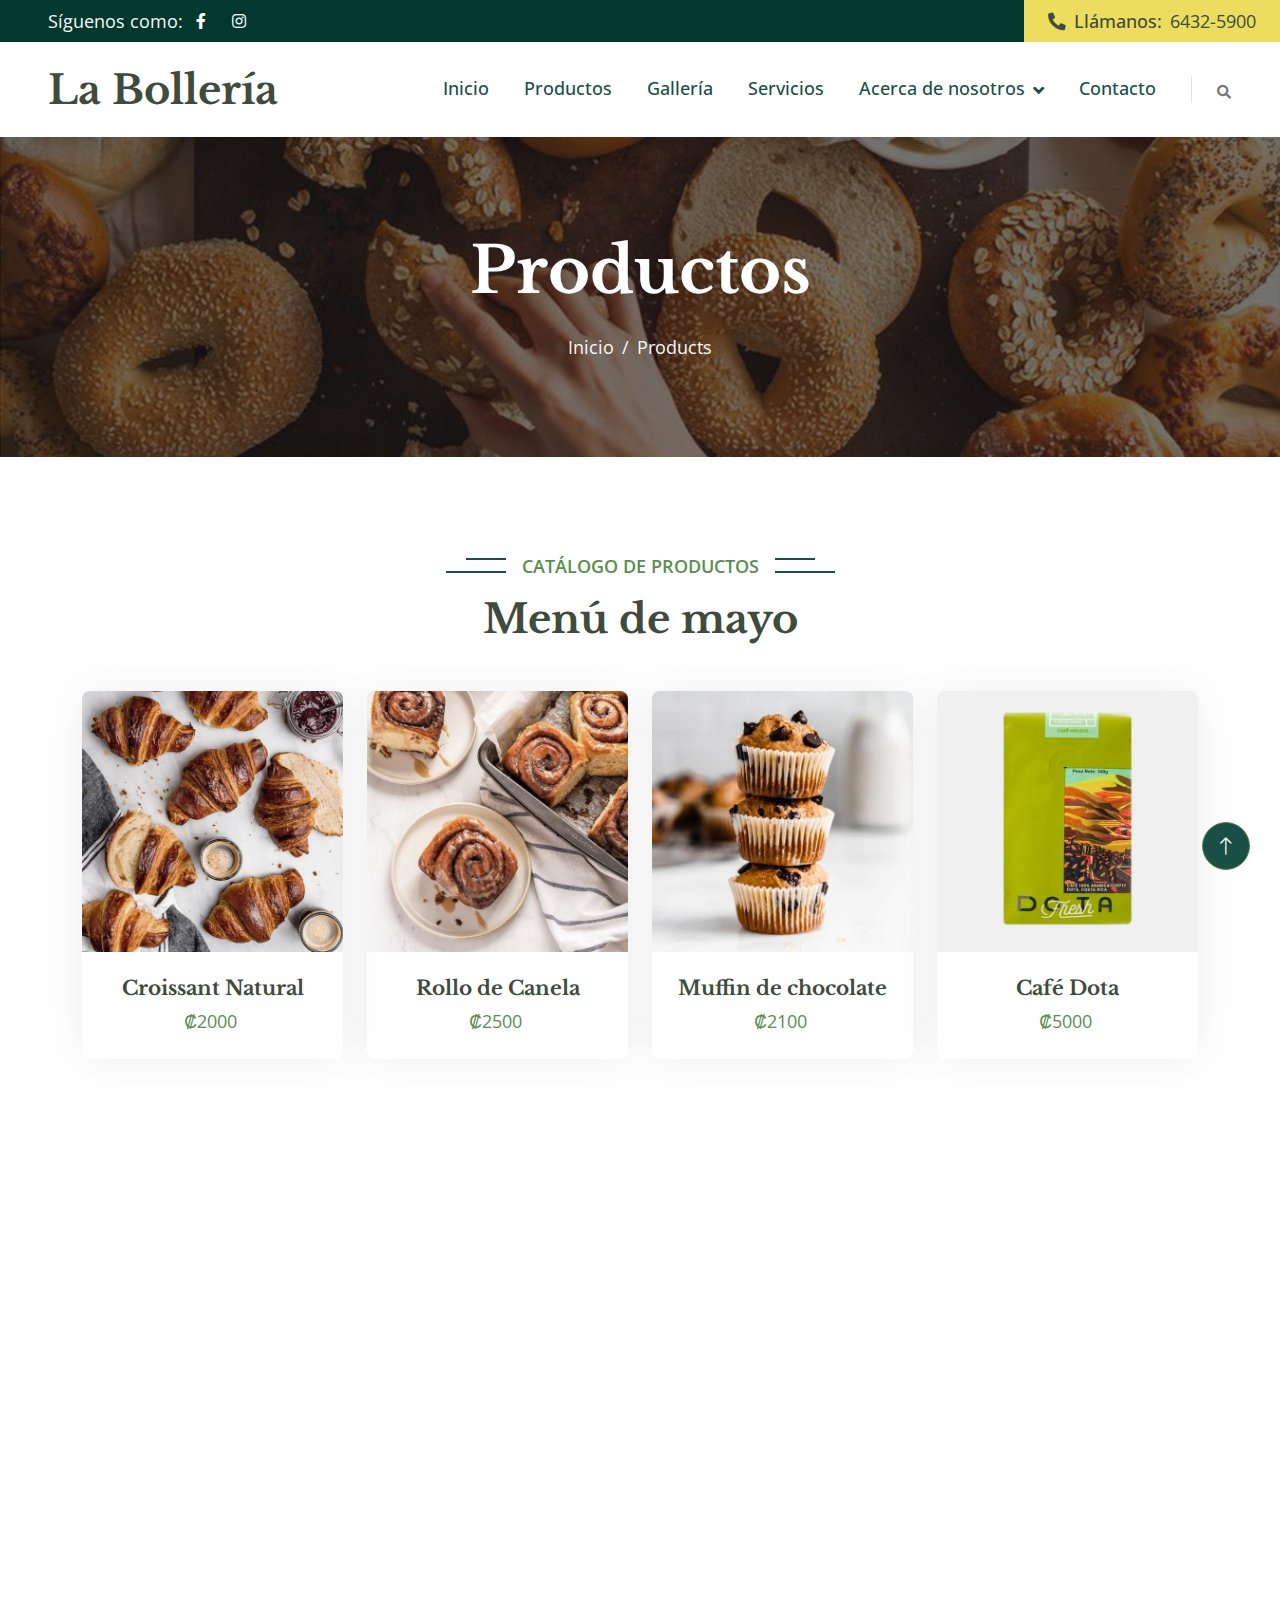
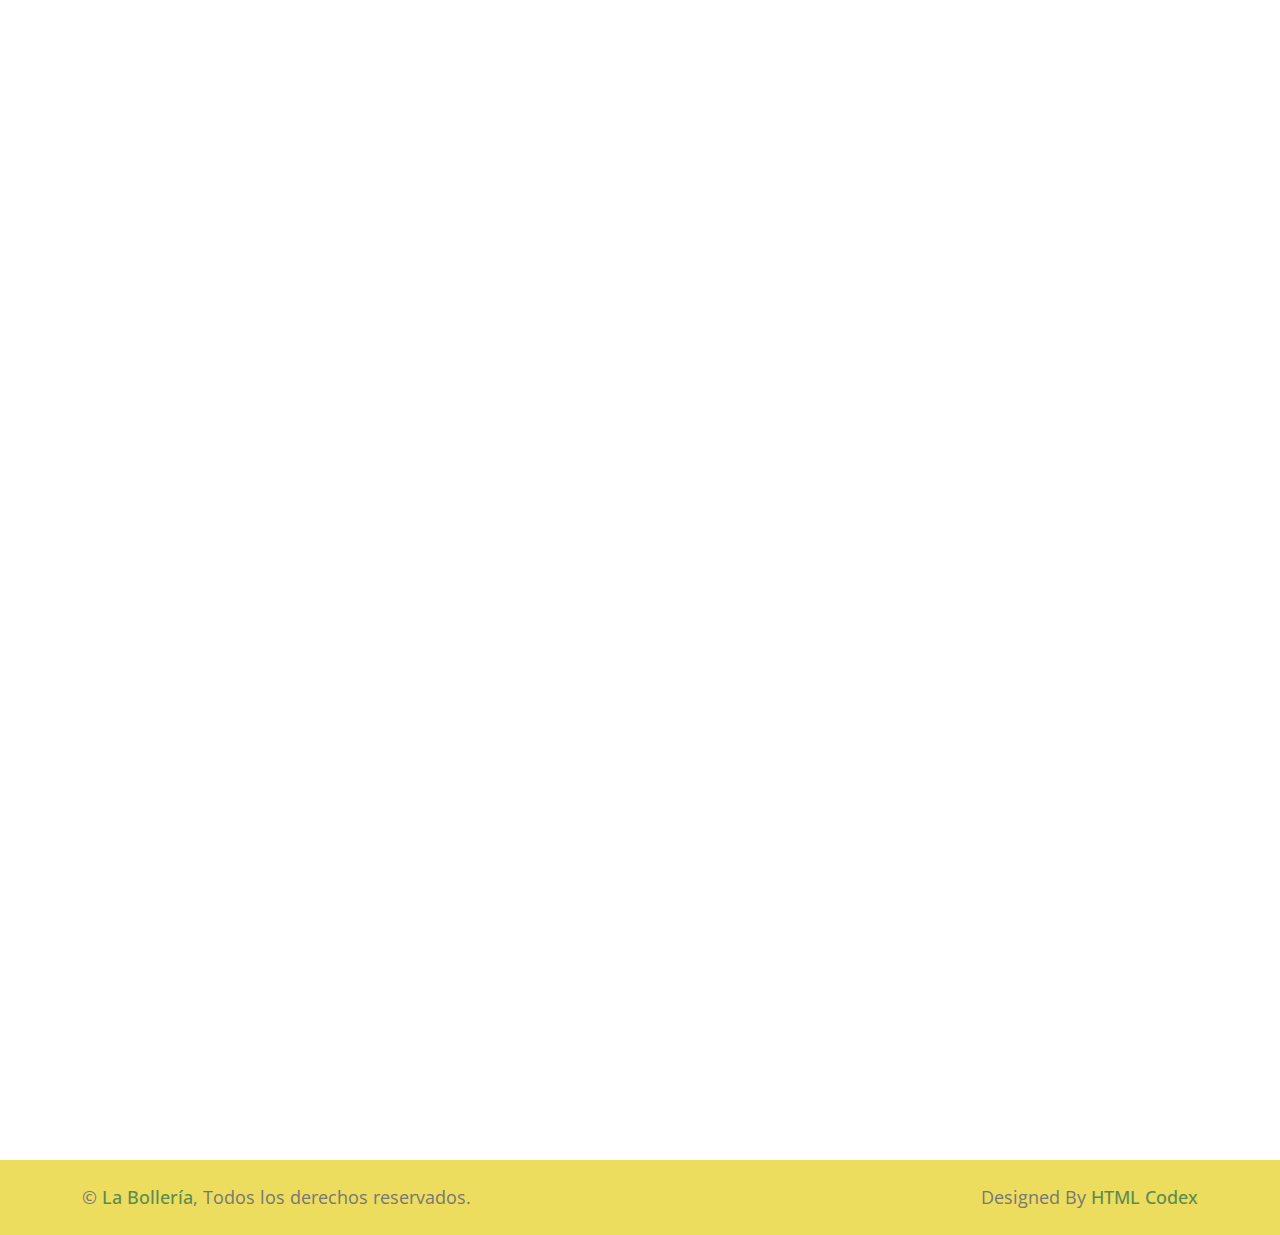
<file: product.html>
<!DOCTYPE html>
<html lang="en">

<head>
    <meta charset="utf-8">
    <title>Milky - Dairy Website Template</title>
    <meta content="width=device-width, initial-scale=1.0" name="viewport">
    <meta content="" name="keywords">
    <meta content="" name="description">

    <!-- Favicon -->
    <link href="img/favicon.ico" rel="icon">

    <!-- Google Web Fonts -->
    <link rel="preconnect" href="https://fonts.googleapis.com">
    <link rel="preconnect" href="https://fonts.gstatic.com" crossorigin>
    <link href="https://fonts.googleapis.com/css2?family=Libre+Baskerville:wght@700&family=Open+Sans:wght@400;500;600&display=swap" rel="stylesheet">   

    <!-- Icon Font Stylesheet -->
    <link href="https://cdnjs.cloudflare.com/ajax/libs/font-awesome/5.10.0/css/all.min.css" rel="stylesheet">
    <link href="https://cdn.jsdelivr.net/npm/bootstrap-icons@1.4.1/font/bootstrap-icons.css" rel="stylesheet">

    <!-- Libraries Stylesheet -->
    <link href="lib/animate/animate.min.css" rel="stylesheet">
    <link href="lib/owlcarousel/assets/owl.carousel.min.css" rel="stylesheet">
    <link href="lib/lightbox/css/lightbox.min.css" rel="stylesheet">

    <!-- Customized Bootstrap Stylesheet -->
    <link href="css/bootstrap.min.css" rel="stylesheet">

    <!-- Template Stylesheet -->
    <link href="css/style.css" rel="stylesheet">
</head>

<body>
    <!-- Spinner Start -->
    <div id="spinner" class="show bg-white position-fixed translate-middle w-100 vh-100 top-50 start-50 d-flex align-items-center justify-content-center">
        <div class="spinner-border text-primary" role="status" style="width: 3rem; height: 3rem;"></div>
    </div>
    <!-- Spinner End -->


    <!-- Topbar Start -->
    <div class="container-fluid bg-dark px-0">
        <div class="row g-0 d-none d-lg-flex">
            <div class="col-lg-6 ps-5 text-start">
                <div class="h-100 d-inline-flex align-items-center text-light">
                    <span>Síguenos como:</span>
                    <a class="btn btn-link text-light" href=""><i class="fab fa-facebook-f"></i></a>
                    <a class="btn btn-link text-light" href=""><i class="fab fa-instagram"></i></a>
                </div>
            </div>
            <div class="col-lg-6 text-end">
                <div class="h-100 bg-secondary d-inline-flex align-items-center text-dark py-2 px-4">
                    <span class="me-2 fw-semi-bold"><i class="fa fa-phone-alt me-2"></i>Llámanos:</span>
                    <span>6432-5900</span>
                </div>
            </div>
        </div>
    </div>
    <!-- Topbar End -->


    <!-- Navbar Start -->
    <nav class="navbar navbar-expand-lg bg-white navbar-light sticky-top px-4 px-lg-5">
        <a href="index.html" class="navbar-brand d-flex align-items-center">
            <h1 class="m-0">La Bollería</h1>
        </a>
        <button type="button" class="navbar-toggler me-0" data-bs-toggle="collapse" data-bs-target="#navbarCollapse">
            <span class="navbar-toggler-icon"></span>
        </button>
        <div class="collapse navbar-collapse" id="navbarCollapse">
            <div class="navbar-nav ms-auto p-4 p-lg-0">
                <a href="index.html" class="nav-item nav-link active">Inicio</a>
                <a href="product.html" class="nav-item nav-link">Productos</a>
                <a href="gallery.html" class="nav-item nav-link">Gallería</a>
                <a href="service.html" class="nav-item nav-link">Servicios</a>
                <div class="nav-item dropdown">
                    <a href="#" class="nav-link dropdown-toggle" data-bs-toggle="dropdown">Acerca de nosotros</a>
                    <div class="dropdown-menu bg-light m-0">
                        <a href="feature.html" class="dropdown-item">Nuestro local</a>
                        <a href="team.html" class="dropdown-item">Nuestro equipo</a>
                    </div>
                </div>
                <a href="contact.html" class="nav-item nav-link">Contacto</a>
            </div>
            <div class="border-start ps-4 d-none d-lg-block">
                <button type="button" class="btn btn-sm p-0"><i class="fa fa-search"></i></button>
            </div>
        </div>
    </nav>
    <!-- Navbar End -->


    <!-- Page Header Start -->
    <div class="container-fluid page-header py-5 mb-5 wow fadeIn" data-wow-delay="0.1s">
        <div class="container text-center py-5">
            <h1 class="display-3 text-white mb-4 animated slideInDown">Productos</h1>
            <nav aria-label="breadcrumb animated slideInDown">
                <ol class="breadcrumb justify-content-center mb-0">
                    <li class="breadcrumb-item"><a href="#">Inicio</a></li>
                    <li class="breadcrumb-item active" aria-current="page">Products</li>
                </ol>
            </nav>
        </div>
    </div>
    <!-- Page Header End -->


   <!-- Product Start -->
   <div class="container-xxl py-5">
    <div class="container">
        <div class="text-center mx-auto wow fadeInUp" data-wow-delay="0.1s" style="max-width: 500px;">
            <p class="section-title bg-white text-center text-primary px-3">Catálogo de productos</p>
            <h1 class="mb-5">Menú de mayo</h1>
        </div>
        <div class="row gx-4">
            <div class="col-md-6 col-lg-4 col-xl-3 wow fadeInUp" data-wow-delay="0.1s">
                <div class="product-item">
                    <div class="position-relative">
                        <img class="img-fluid" src="img/product-1.jpg" alt="">
                        <div class="product-overlay">
                            <a class="btn btn-square btn-secondary rounded-circle m-1" href=""><i class="bi bi-link"></i></a>
                            <a class="btn btn-square btn-secondary rounded-circle m-1" href=""><i class="bi bi-cart"></i></a>
                        </div>
                    </div>
                    <div class="text-center p-4">
                        <a class="d-block h5" href="">Croissant Natural</a>
                        <span class="text-primary me-1">₡2000</span>
                    </div>
                </div>
            </div>
            <div class="col-md-6 col-lg-4 col-xl-3 wow fadeInUp" data-wow-delay="0.3s">
                <div class="product-item">
                    <div class="position-relative">
                        <img class="img-fluid" src="img/product-2.jpg" alt="">
                        <div class="product-overlay">
                            <a class="btn btn-square btn-secondary rounded-circle m-1" href=""><i class="bi bi-link"></i></a>
                            <a class="btn btn-square btn-secondary rounded-circle m-1" href=""><i class="bi bi-cart"></i></a>
                        </div>
                    </div>
                    <div class="text-center p-4">
                        <a class="d-block h5" href="">Rollo de Canela</a>
                        <span class="text-primary me-1">₡2500</span>
                    </div>
                </div>
            </div>
            <div class="col-md-6 col-lg-4 col-xl-3 wow fadeInUp" data-wow-delay="0.5s">
                <div class="product-item">
                    <div class="position-relative">
                        <img class="img-fluid" src="img/product-3.jpg" alt="">
                        <div class="product-overlay">
                            <a class="btn btn-square btn-secondary rounded-circle m-1" href=""><i class="bi bi-link"></i></a>
                            <a class="btn btn-square btn-secondary rounded-circle m-1" href=""><i class="bi bi-cart"></i></a>
                        </div>
                    </div>
                    <div class="text-center p-4">
                        <a class="d-block h5" href="">Muffin de chocolate</a>
                        <span class="text-primary me-1">₡2100</span>
                    </div>
                </div>
            </div>
            <div class="col-md-6 col-lg-4 col-xl-3 wow fadeInUp" data-wow-delay="0.7s">
                <div class="product-item">
                    <div class="position-relative">
                        <img class="img-fluid" src="img/product-4.jpg" alt="">
                        <div class="product-overlay">
                            <a class="btn btn-square btn-secondary rounded-circle m-1" href=""><i class="bi bi-link"></i></a>
                            <a class="btn btn-square btn-secondary rounded-circle m-1" href=""><i class="bi bi-cart"></i></a>
                        </div>
                    </div>
                    <div class="text-center p-4">
                        <a class="d-block h5" href="">Café Dota</a>
                        <span class="text-primary me-1">₡5000</span>

                    </div>
                </div>
            </div>
        </div>
    </div>
</div>
<!-- Product End -->
   <!-- Product Start -->
   <div class="container-xxl py-5">
    <div class="container">

        <div class="row gx-4">
            <div class="col-md-6 col-lg-4 col-xl-3 wow fadeInUp" data-wow-delay="0.1s">
                <div class="product-item">
                    <div class="position-relative">
                        <img class="img-fluid" src="img/product-1.jpg" alt="">
                        <div class="product-overlay">
                            <a class="btn btn-square btn-secondary rounded-circle m-1" href=""><i class="bi bi-link"></i></a>
                            <a class="btn btn-square btn-secondary rounded-circle m-1" href=""><i class="bi bi-cart"></i></a>
                        </div>
                    </div>
                    <div class="text-center p-4">
                        <a class="d-block h5" href="">Croissant Natural</a>
                        <span class="text-primary me-1">₡2000</span>
                    </div>
                </div>
            </div>
            <div class="col-md-6 col-lg-4 col-xl-3 wow fadeInUp" data-wow-delay="0.3s">
                <div class="product-item">
                    <div class="position-relative">
                        <img class="img-fluid" src="img/product-2.jpg" alt="">
                        <div class="product-overlay">
                            <a class="btn btn-square btn-secondary rounded-circle m-1" href=""><i class="bi bi-link"></i></a>
                            <a class="btn btn-square btn-secondary rounded-circle m-1" href=""><i class="bi bi-cart"></i></a>
                        </div>
                    </div>
                    <div class="text-center p-4">
                        <a class="d-block h5" href="">Rollo de Canela</a>
                        <span class="text-primary me-1">₡2500</span>
                    </div>
                </div>
            </div>
            <div class="col-md-6 col-lg-4 col-xl-3 wow fadeInUp" data-wow-delay="0.5s">
                <div class="product-item">
                    <div class="position-relative">
                        <img class="img-fluid" src="img/product-3.jpg" alt="">
                        <div class="product-overlay">
                            <a class="btn btn-square btn-secondary rounded-circle m-1" href=""><i class="bi bi-link"></i></a>
                            <a class="btn btn-square btn-secondary rounded-circle m-1" href=""><i class="bi bi-cart"></i></a>
                        </div>
                    </div>
                    <div class="text-center p-4">
                        <a class="d-block h5" href="">Muffin de chocolate</a>
                        <span class="text-primary me-1">₡2100</span>
                    </div>
                </div>
            </div>
            <div class="col-md-6 col-lg-4 col-xl-3 wow fadeInUp" data-wow-delay="0.7s">
                <div class="product-item">
                    <div class="position-relative">
                        <img class="img-fluid" src="img/product-4.jpg" alt="">
                        <div class="product-overlay">
                            <a class="btn btn-square btn-secondary rounded-circle m-1" href=""><i class="bi bi-link"></i></a>
                            <a class="btn btn-square btn-secondary rounded-circle m-1" href=""><i class="bi bi-cart"></i></a>
                        </div>
                    </div>
                    <div class="text-center p-4">
                        <a class="d-block h5" href="">Café Dota</a>
                        <span class="text-primary me-1">₡5000</span>

                    </div>
                </div>
            </div>
        </div>
    </div>
</div>
<!-- Product End -->


    <!-- Features Start -->
    <div class="container-xxl py-5">
        <div class="container">
            <div class="row g-5 align-items-center">
                <div class="col-lg-6 wow fadeInUp" data-wow-delay="0.1s">
                    <p class="section-title bg-white text-start text-primary pe-3">Preparamos a tu gusto</p>
                    <h1 class="mb-4">Antes de realizar tu pedido:</h1>
                    <p class="mb-4">Nos encanta hacer pedidos personalizados, sin embargo necesitamos algunos datos previos antes de realizarlo</p>
                    <p><i class="fa fa-check text-primary me-3"></i>Tipo de repostería deseada</p>
                    <p><i class="fa fa-check text-primary me-3"></i>Número de unidades</p>
                    <p><i class="fa fa-check text-primary me-3"></i>Tipo de envío</p>
                    <a class="btn btn-secondary rounded-pill py-3 px-5 mt-3" href="">Ver más</a>
                </div>
                <div class="col-lg-6">
                    <div class="rounded overflow-hidden">
                        <div class="row g-0">
                            <div class="col-sm-6 wow fadeIn" data-wow-delay="0.1s">
                                <div class="text-center bg-primary py-5 px-4">
                                    <img class="img-fluid mb-4" src="img/experience.png" alt="">
                                    <h1 class="display-6 text-white" data-toggle="counter-up">8</h1>
                                    <span class="fs-5 fw-semi-bold text-secondary">Años de experiencia en la cocina</span>
                                </div>
                            </div>
                            <div class="col-sm-6 wow fadeIn" data-wow-delay="0.3s">
                                <div class="text-center bg-secondary py-5 px-4">
                                    <img class="img-fluid mb-4" src="img/award.png" alt="">
                                    <h1 class="display-6" data-toggle="counter-up">2</h1>
                                    <span class="fs-5 fw-semi-bold text-primary">Títulos de cocina internacionales</span>
                                </div>
                            </div>
                            <div class="col-sm-6 wow fadeIn" data-wow-delay="0.5s">
                                <div class="text-center bg-secondary py-5 px-4">
                                    <img class="img-fluid mb-4" src="img/animal.png" alt="">
                                    <h1 class="display-6" data-toggle="counter-up">57</h1>
                                    <span class="fs-5 fw-semi-bold text-primary">Recetas</span>
                                </div>
                            </div>
                            <div class="col-sm-6 wow fadeIn" data-wow-delay="0.7s">
                                <div class="text-center bg-primary py-5 px-4">
                                    <img class="img-fluid mb-4" src="img/client.png" alt="">
                                    <h1 class="display-6 text-white" data-toggle="counter-up">150</h1>
                                    <span class="fs-5 fw-semi-bold text-secondary">Clientes felices</span>
                                </div>
                            </div>
                        </div>
                    </div>
                </div>
            </div>
        </div>
    </div>
    <!-- Features End -->


    <!-- Footer Start -->
    <div class="container-fluid bg-dark footer mt-5 py-5 wow fadeIn" data-wow-delay="0.1s">
        <div class="container py-5">
            <div class="row g-5">
                <div class="col-lg-3 col-md-6">
                    <h5 class="text-white mb-4">La Bollería</h5>
                    <p class="mb-2"><i class="fa fa-map-marker-alt me-3"></i>Diagonal a la esquina noreste de la Iglesia Católica de Grecia</p>
                    <p class="mb-2"><i class="fa fa-phone-alt me-3"></i>6432-5900</p>
                    <p class="mb-2"><i class="fa fa-envelope me-3"></i>labolleria.crb@gmail.com</p>
                    <div class="d-flex pt-3">
                        <a class="btn btn-square btn-secondary rounded-circle me-2" href=""><i class="fab fa-twitter"></i></a>
                        <a class="btn btn-square btn-secondary rounded-circle me-2" href=""><i class="fab fa-facebook-f"></i></a>
                        <a class="btn btn-square btn-secondary rounded-circle me-2" href=""><i class="fab fa-youtube"></i></a>
                        <a class="btn btn-square btn-secondary rounded-circle me-2" href=""><i class="fab fa-linkedin-in"></i></a>
                    </div>
                </div>
                <div class="col-lg-3 col-md-6">
                    <h5 class="text-white mb-4">Accesos Rápidos</h5>
                    <a class="btn btn-link" href="">Acerca de nosotros</a>
                    <a class="btn btn-link" href="">Contacto</a>
                    <a class="btn btn-link" href="">Servicios</a>
                    <a class="btn btn-link" href="">Términos y Condiciones</a>
                </div>
                <div class="col-lg-3 col-md-6">
                    <h5 class="text-white mb-4">Horario:</h5>
                    <p class="mb-1">Lunes - Sábado</p>
                    <h6 class="text-light">06:00 am - 07:00 pm</h6>

                </div>
                <div class="col-lg-3 col-md-6">
                    <h5 class="text-white mb-4">Newsletter</h5>
                    <p>Recibe la actualización de nuestro menú rotativo</p>
                    <div class="position-relative w-100">
                        <input class="form-control bg-transparent w-100 py-3 ps-4 pe-5" type="text" placeholder="Tu email">
                        <button type="button" class="btn btn-secondary py-2 position-absolute top-0 end-0 mt-2 me-2">Inscribirse</button>
                    </div>
                </div>
            </div>
        </div>
    </div>
    <!-- Footer End -->


    <!-- Copyright Start -->
    <div class="container-fluid bg-secondary text-body copyright py-4">
        <div class="container">
            <div class="row">
                <div class="col-md-6 text-center text-md-start mb-3 mb-md-0">
                    &copy; <a class="fw-semi-bold" href="#">La Bollería</a>, Todos los derechos reservados.
                </div>
                <div class="col-md-6 text-center text-md-end">
                    <!--/*** This template is free as long as you keep the footer author’s credit link/attribution link/backlink. If you'd like to use the template without the footer author’s credit link/attribution link/backlink, you can purchase the Credit Removal License from "https://htmlcodex.com/credit-removal". Thank you for your support. ***/-->
                    Designed By <a class="fw-semi-bold" href="https://htmlcodex.com">HTML Codex</a>
                </div>
            </div>
        </div>
    </div>
    <!-- Copyright End -->


    <!-- Back to Top -->
    <a href="#" class="btn btn-lg btn-primary btn-lg-square rounded-circle back-to-top"><i class="bi bi-arrow-up"></i></a>


    <!-- JavaScript Libraries -->
    <script src="https://code.jquery.com/jquery-3.4.1.min.js"></script>
    <script src="https://cdn.jsdelivr.net/npm/bootstrap@5.0.0/dist/js/bootstrap.bundle.min.js"></script>
    <script src="lib/wow/wow.min.js"></script>
    <script src="lib/easing/easing.min.js"></script>
    <script src="lib/waypoints/waypoints.min.js"></script>
    <script src="lib/owlcarousel/owl.carousel.min.js"></script>
    <script src="lib/counterup/counterup.min.js"></script>
    <script src="lib/parallax/parallax.min.js"></script>
    <script src="lib/lightbox/js/lightbox.min.js"></script>

    <!-- Template Javascript -->
    <script src="js/main.js"></script>
</body>

</html>
</file>
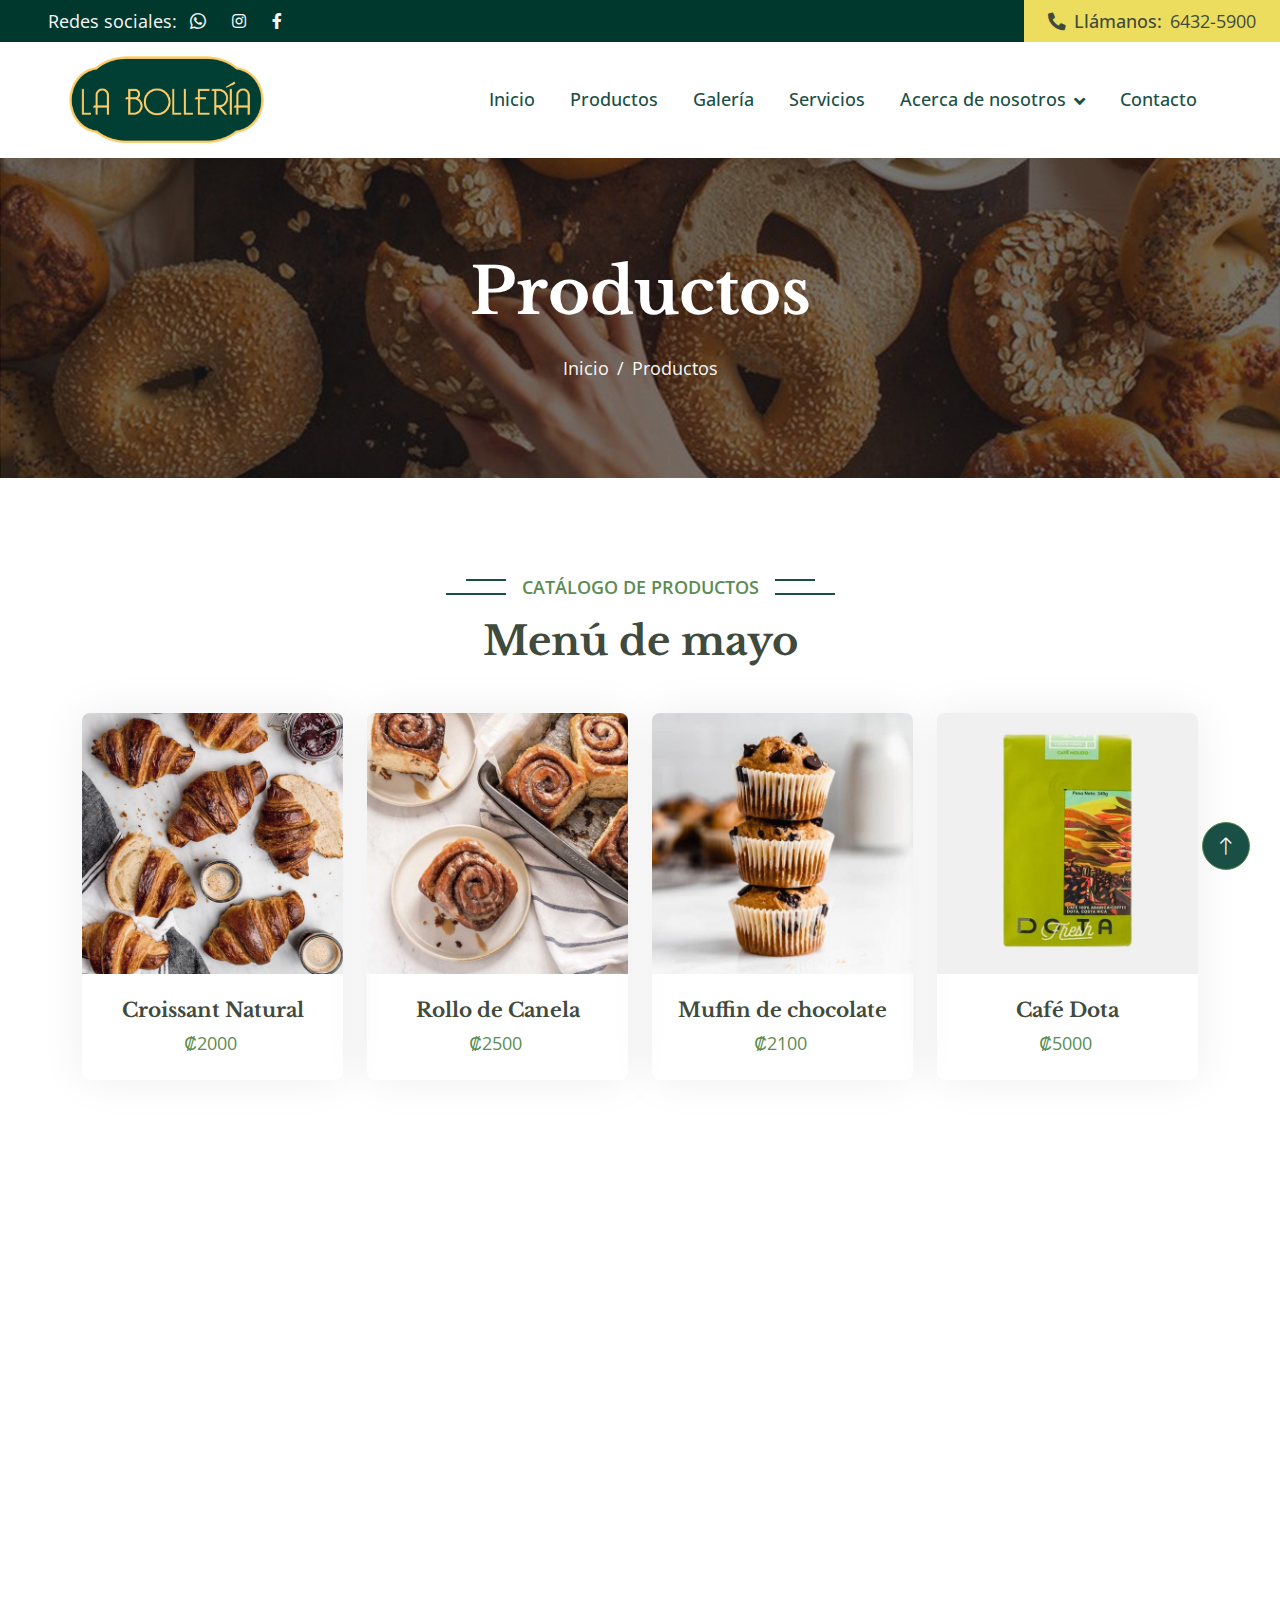
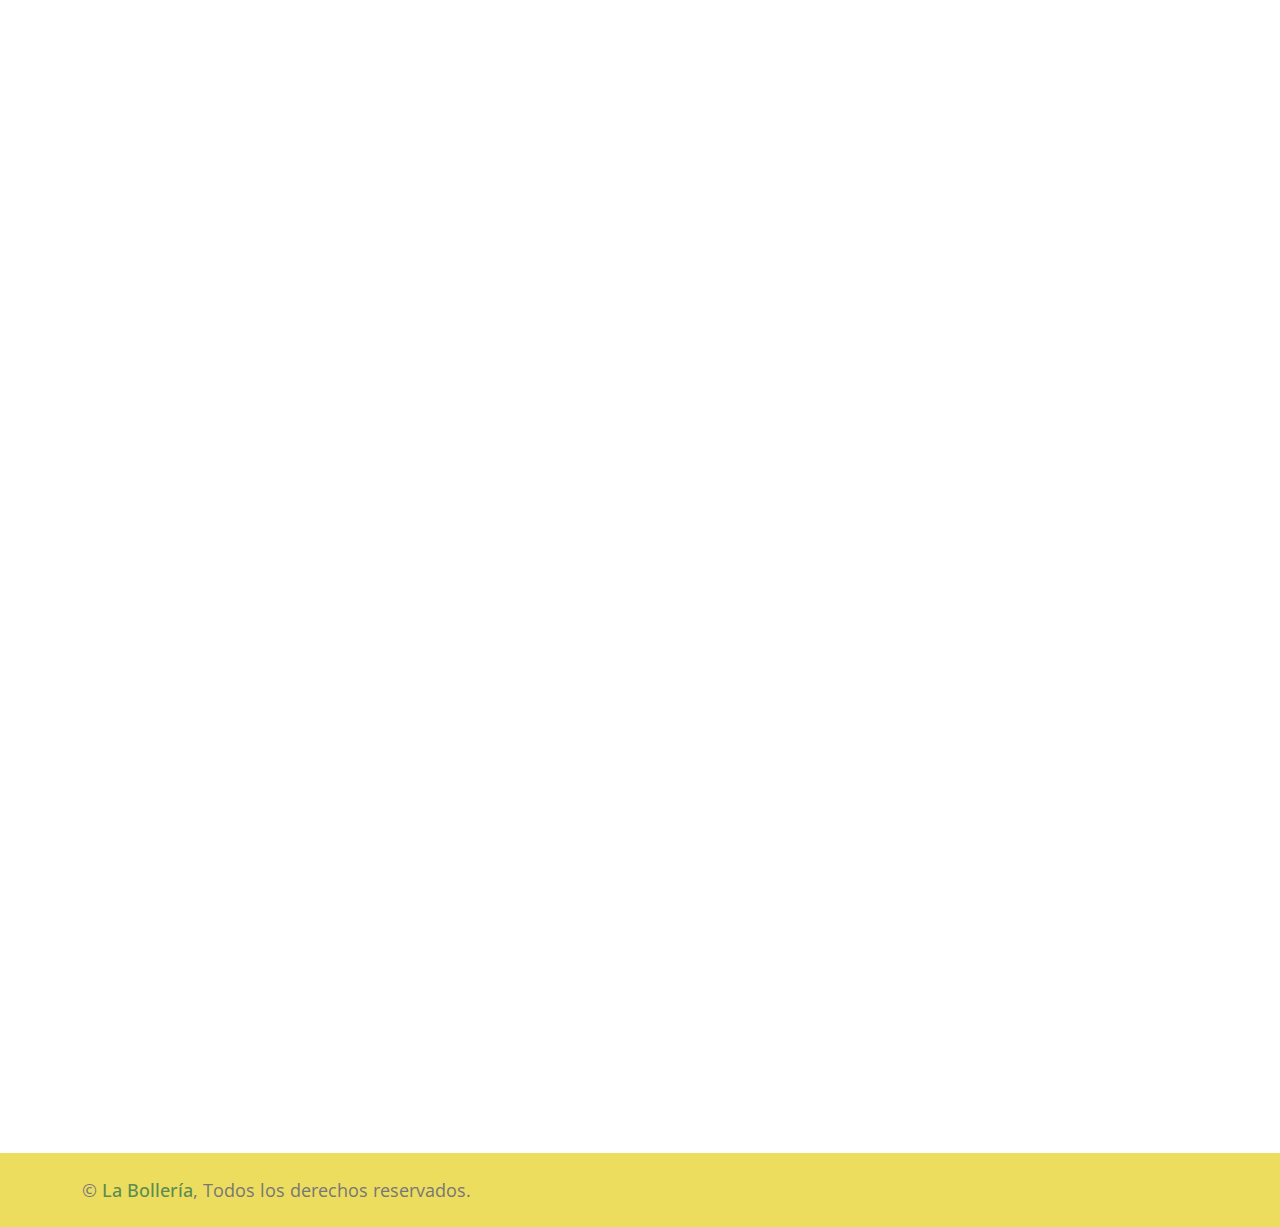
<file: productos.html>
<!DOCTYPE html>
<html lang="en">

<head>
    <meta charset="utf-8">
    <title>La Bollería</title>
    <meta content="width=device-width, initial-scale=1.0" name="viewport">
    <meta content="" name="keywords">
    <meta content="" name="description">

    <!-- Favicon -->
    <link href="img/favicon.ico" rel="icon">

    <!-- Google Web Fonts -->
    <link rel="preconnect" href="https://fonts.googleapis.com">
    <link rel="preconnect" href="https://fonts.gstatic.com" crossorigin>
    <link
        href="https://fonts.googleapis.com/css2?family=Libre+Baskerville:wght@700&family=Open+Sans:wght@400;500;600&display=swap"
        rel="stylesheet">

    <!-- Icon Font Stylesheet -->
    <link href="https://cdnjs.cloudflare.com/ajax/libs/font-awesome/5.10.0/css/all.min.css" rel="stylesheet">
    <link href="https://cdn.jsdelivr.net/npm/bootstrap-icons@1.4.1/font/bootstrap-icons.css" rel="stylesheet">

    <!-- Libraries Stylesheet -->
    <link href="lib/animate/animate.min.css" rel="stylesheet">
    <link href="lib/owlcarousel/assets/owl.carousel.min.css" rel="stylesheet">
    <link href="lib/lightbox/css/lightbox.min.css" rel="stylesheet">

    <!-- Customized Bootstrap Stylesheet -->
    <link href="css/bootstrap.min.css" rel="stylesheet">

    <!-- Template Stylesheet -->
    <link href="css/style.css" rel="stylesheet">
</head>

<body>
    <!-- Spinner Start -->
    <div id="spinner"
        class="show bg-white position-fixed translate-middle w-100 vh-100 top-50 start-50 d-flex align-items-center justify-content-center">
        <div class="spinner-border text-primary" role="status" style="width: 3rem; height: 3rem;"></div>
    </div>
    <!-- Spinner End -->


    <!-- Topbar Start -->
    <div class="container-fluid bg-dark px-0">
        <div class="row g-0 d-none d-lg-flex">
            <div class="col-lg-6 ps-5 text-start">
                <div class="h-100 d-inline-flex align-items-center text-light">
                    <span>Redes sociales:</span>
                    <a class="btn btn-link text-light" target="_blank"
                        href="https://wa.me/50664325900?text=¡Hola, visité su sitio web y me gustaría realizar una consulta!"><i
                            class="bi bi-whatsapp"></i></a>
                    <a class="btn btn-link text-light" target="_blank"
                        href="https://www.instagram.com/labolleriacr/?fbclid=IwAR0MKMSitIbGgIa_4SW2U0Ifqy6U9aUXsqsqbD16D6lpwSvl94m3rwtIl2k"><i
                            class="fab fa-instagram"></i></a>
                    <a class="btn btn-link text-light" target="_blank"
                        href="https://www.facebook.com/profile.php?id=100090992470804"><i
                            class="fab fa-facebook-f"></i></a>
                </div>
            </div>
            <div class="col-lg-6 text-end">
                <div class="h-100 bg-secondary d-inline-flex align-items-center text-dark py-2 px-4">
                    <span class="me-2 fw-semi-bold"><i class="fa fa-phone-alt me-2"></i>Llámanos:</span>
                    <span>6432-5900</span>
                </div>
            </div>
        </div>
    </div>
    <!-- Topbar End -->


    <!-- Navbar Start -->
    <nav class="navbar navbar-expand-lg bg-white navbar-light sticky-top px-4 px-lg-5">
        <a href="index.html" class="navbar-brand d-flex align-items-center">
            <img src="img/LBLogo.png" height="90px"/>
        </a>
        <button type="button" class="navbar-toggler me-0" data-bs-toggle="collapse" data-bs-target="#navbarCollapse">
            <span class="navbar-toggler-icon"></span>
        </button>
        <div class="collapse navbar-collapse" id="navbarCollapse">
            <div class="navbar-nav ms-auto p-4 p-lg-0">
                <a href="index.html" class="nav-item nav-link">Inicio</a>
                <a href="productos.html" class="nav-item nav-link active">Productos</a>
                <a href="galeria.html" class="nav-item nav-link">Galería</a>
                <a href="servicios.html" class="nav-item nav-link">Servicios</a>
                <div class="nav-item dropdown">
                    <a href="#" class="nav-link dropdown-toggle" data-bs-toggle="dropdown">Acerca de nosotros</a>
                    <div class="dropdown-menu bg-light m-0">
                        <a href="local.html" class="dropdown-item">Nuestro local</a>
                        <a href="equipo.html" class="dropdown-item">Nuestro equipo</a>
                    </div>
                </div>
                <a href="contacto.html" class="nav-item nav-link">Contacto</a>
            </div>
        </div>
    </nav>
    <!-- Navbar End -->


    <!-- Page Header Start -->
    <div class="container-fluid page-header py-5 mb-5 wow fadeIn" data-wow-delay="0.1s">
        <div class="container text-center py-5">
            <h1 class="display-3 text-white mb-4 animated slideInDown">Productos</h1>
            <nav aria-label="breadcrumb animated slideInDown">
                <ol class="breadcrumb justify-content-center mb-0">
                    <li class="breadcrumb-item"><a href="#">Inicio</a></li>
                    <li class="breadcrumb-item active" aria-current="page">Productos</li>
                </ol>
            </nav>
        </div>
    </div>
    <!-- Page Header End -->


    <!-- Product Start -->
    <div class="container-xxl py-5">
        <div class="container">
            <div class="text-center mx-auto wow fadeInUp" data-wow-delay="0.1s" style="max-width: 500px;">
                <p class="section-title bg-white text-center text-primary px-3">Catálogo de productos</p>
                <h1 class="mb-5">Menú de mayo</h1>
            </div>
            <div class="row gx-4">
                <div class="col-md-6 col-lg-4 col-xl-3 wow fadeInUp" data-wow-delay="0.1s">
                    <div class="product-item">
                        <div class="position-relative">
                            <img class="img-fluid" src="img/product-1.jpg" alt="">
                            <div class="product-overlay">
                                <span class="text-center fs-5 fw-semi-bold text-light">Croissant de mantequilla horneado en tono dorado, hojaldrado pronunciado, y textura externa crujiente sin relleno.</span>
                            </div>
                        </div>
                        <div class="text-center p-4">
                            <a class="d-block h5" href="">Croissant Natural</a>
                            <span class="text-primary me-1">₡2000</span>
                        </div>
                    </div>
                </div>
                <div class="col-md-6 col-lg-4 col-xl-3 wow fadeInUp" data-wow-delay="0.3s">
                    <div class="product-item">
                        <div class="position-relative">
                            <img class="img-fluid" src="img/product-2.jpg" alt="">
                            <div class="product-overlay">
                                <span class="text-center fs-5 fw-semi-bold text-light">Servido calientito y relleno de canela, dentro de masa hojaldrada ligera y curbierto con un delicioso choritto de queso crema.</span>
                            </div>
                        </div>
                        <div class="text-center p-4">
                            <a class="d-block h5" href="">Rollo de Canela</a>
                            <span class="text-primary me-1">₡2500</span>
                        </div>
                    </div>
                </div>
                <div class="col-md-6 col-lg-4 col-xl-3 wow fadeInUp" data-wow-delay="0.5s">
                    <div class="product-item">
                        <div class="position-relative">
                            <img class="img-fluid" src="img/product-3.jpg" alt="">
                            <div class="product-overlay">
                                <span class="text-center fs-5 fw-semi-bold text-light">Pastelito con chispas de chocolate y Nutella.</span>
                            </div>
                        </div>
                        <div class="text-center p-4">
                            <a class="d-block h5" href="">Muffin de chocolate</a>
                            <span class="text-primary me-1">₡2100</span>
                        </div>
                    </div>
                </div>
                <div class="col-md-6 col-lg-4 col-xl-3 wow fadeInUp" data-wow-delay="0.7s">
                    <div class="product-item">
                        <div class="position-relative">
                            <img class="img-fluid" src="img/product-4.jpg" alt="">
                            <div class="product-overlay">
                                <span class="text-center fs-5 fw-semi-bold text-light">Café de tueste medio, una mezcla perfecta y balanceada entre sabores dulces y cítricos, ideal para prepararse en cualquier método. </span>
                            </div>
                        </div>
                        <div class="text-center p-4">
                            <a class="d-block h5" href="">Café Dota</a>
                            <span class="text-primary me-1">₡5000</span>

                        </div>
                    </div>
                </div>
            </div>
        </div>
    </div>
    <!-- Product End -->
    <!-- Product Start -->
    <div class="container-xxl py-5">
        <div class="container">

            <div class="row gx-4">
                <div class="col-md-6 col-lg-4 col-xl-3 wow fadeInUp" data-wow-delay="0.1s">
                    <div class="product-item">
                        <div class="position-relative">
                            <img class="img-fluid" src="img/product-5.jpg" alt="">
                            <div class="product-overlay">
                                <span class="text-center fs-5 fw-semi-bold text-light">Trenza de pan rellena de almibar de higos y queso crema.</span>
                            </div>
                        </div>
                        <div class="text-center p-4">
                            <a class="d-block h5" href="">Trenza de higos y queso crema</a>
                            <span class="text-primary me-1">₡4000</span>
                        </div>
                    </div>
                </div>
                <div class="col-md-6 col-lg-4 col-xl-3 wow fadeInUp" data-wow-delay="0.3s">
                    <div class="product-item">
                        <div class="position-relative">
                            <img class="img-fluid" src="img/product-6.jpg" alt="">
                            <div class="product-overlay">
                                <span class="text-center fs-5 fw-semi-bold text-light">Pan batido de banano maduro con chispas de chocolate</span>
                            </div>
                        </div>
                        <div class="text-center p-4">
                            <a class="d-block h5" href="">Pan de banano y chispas</a>
                            <span class="text-primary me-1">₡3500</span>
                        </div>
                    </div>
                </div>
                <div class="col-md-6 col-lg-4 col-xl-3 wow fadeInUp" data-wow-delay="0.5s">
                    <div class="product-item">
                        <div class="position-relative">
                            <img class="img-fluid" src="img/product-7.jpg" alt="">
                            <div class="product-overlay">
                                <span class="text-center fs-5 fw-semi-bold text-light">Pan batido con beteado de chocolate, vainilla y chía.</span>
                            </div>
                        </div>
                        <div class="text-center p-4">
                            <a class="d-block h5" href="">Pan de vainilla y chocolate</a>
                            <span class="text-primary me-1">₡3200</span>
                        </div>
                    </div>
                </div>
                <div class="col-md-6 col-lg-4 col-xl-3 wow fadeInUp" data-wow-delay="0.7s">
                    <div class="product-item">
                        <div class="position-relative">
                            <img class="img-fluid" src="img/product-8.jpg" alt="">
                            <div class="product-overlay">
                                <span class="text-center fs-5 fw-semi-bold text-light">Pan de masa fermentada casero con una corteza de semillas de amapola y semillas de girasol, y cerezas ácidas secas dobladas en la masa.</span>
                            </div>
                        </div>
                        <div class="text-center p-4">
                            <a class="d-block h5" href="">Pan de masa con semillas.</a>
                            <span class="text-primary me-1">₡5000</span>

                        </div>
                    </div>
                </div>
            </div>
        </div>
    </div>
    <!-- Product End -->


    <!-- Features Start -->
    <div class="container-xxl py-5">
        <div class="container">
            <div class="row g-5 align-items-center">
                <div class="col-lg-6 wow fadeInUp" data-wow-delay="0.1s">
                    <p class="section-title bg-white text-start text-primary pe-3">Preparamos a tu gusto</p>
                    <h1 class="mb-4">Antes de realizar tu pedido:</h1>
                    <p class="mb-4">Nos encanta hacer pedidos personalizados, sin embargo necesitamos algunos datos
                        previos antes de realizarlo</p>
                    <p><i class="fa fa-check text-primary me-3"></i>Tipo de repostería deseada</p>
                    <p><i class="fa fa-check text-primary me-3"></i>Número de unidades</p>
                    <p><i class="fa fa-check text-primary me-3"></i>Tipo de envío</p>
                    <a class="btn btn-secondary rounded-pill py-3 px-5 mt-3 linkmas" href="contacto.html">Contactaos</a>
                </div>
                <div class="col-lg-6">
                    <div class="rounded overflow-hidden">
                        <div class="row g-0">
                            <div class="col-sm-6 wow fadeIn" data-wow-delay="0.1s">
                                <div class="text-center bg-primary py-5 px-4">
                                    <img class="img-fluid mb-4" src="img/experience.png" alt="">
                                    <h1 class="display-6 text-white" data-toggle="counter-up">8</h1>
                                    <span class="fs-5 fw-semi-bold text-secondary">Años de experiencia en la
                                        cocina</span>
                                </div>
                            </div>
                            <div class="col-sm-6 wow fadeIn" data-wow-delay="0.3s">
                                <div class="text-center bg-secondary py-5 px-4">
                                    <img class="img-fluid mb-4" src="img/award.png" alt="">
                                    <h1 class="display-6" data-toggle="counter-up">2</h1>
                                    <span class="fs-5 fw-semi-bold text-primary">Títulos de cocina
                                        internacionales</span>
                                </div>
                            </div>
                            <div class="col-sm-6 wow fadeIn" data-wow-delay="0.5s">
                                <div class="text-center bg-secondary py-5 px-4">
                                    <img class="img-fluid mb-4" src="img/animal.png" alt="">
                                    <h1 class="display-6" data-toggle="counter-up">57</h1>
                                    <span class="fs-5 fw-semi-bold text-primary">Recetas</span>
                                </div>
                            </div>
                            <div class="col-sm-6 wow fadeIn" data-wow-delay="0.7s">
                                <div class="text-center bg-primary py-5 px-4">
                                    <img class="img-fluid mb-4" src="img/client.png" alt="">
                                    <h1 class="display-6 text-white" data-toggle="counter-up">150</h1>
                                    <span class="fs-5 fw-semi-bold text-secondary">Clientes felices</span>
                                </div>
                            </div>
                        </div>
                    </div>
                </div>
            </div>
        </div>
    </div>
    <!-- Features End -->


    <!-- Footer Start -->
    <div class="container-fluid bg-dark footer mt-5 py-5 wow fadeIn" data-wow-delay="0.1s">
        <div class="container py-5">
            <div class="row g-5">
                <div class="col-lg-4 col-md-6">
                    <h5 class="text-white mb-4">La Bollería</h5>
                    <p class="mb-2"><i class="fa fa-map-marker-alt me-3"></i>Diagonal a la esquina noreste de la Iglesia
                        Católica de Grecia</p>
                    <p class="mb-2"><i class="fa fa-phone-alt me-3"></i>6432-5900</p>
                    <p class="mb-2"><i class="fa fa-envelope me-3"></i>labolleria.crb@gmail.com</p>
                    <div class="d-flex pt-3">
                        <a class="btn btn-square btn-secondary rounded-circle me-2" target="_blank"
                            href="https://wa.me/50664325900?text=¡Hola, visité su sitio web y me gustaría realizar una consulta!"><i
                                class="bi bi-whatsapp"></i></a>
                        <a class="btn btn-square btn-secondary rounded-circle me-2" target="_blank"
                            href="https://www.instagram.com/labolleriacr/?fbclid=IwAR0MKMSitIbGgIa_4SW2U0Ifqy6U9aUXsqsqbD16D6lpwSvl94m3rwtIl2k"><i
                                class="fab fa-instagram"></i></a>
                        <a class="btn btn-square btn-secondary rounded-circle me-2" target="_blank"
                            href="https://www.facebook.com/profile.php?id=100090992470804"><i
                                class="fab fa-facebook-f"></i></a>
                    </div>
                </div>

                <div class="col-lg-4 col-md-6">
                    <h5 class="text-white mb-4">Horario:</h5>
                    <p class="mb-1">Lunes - Sábado</p>
                    <h6 class="text-light">06:00 am - 07:00 pm</h6>

                </div>
                <div class="col-lg-4 col-md-6">
                    <h5 class="text-white mb-4">Mantenerme informado</h5>
                    <p>Recibe la actualización de nuestro menú rotativo</p>
                    <div class="form-floating footerform">
                        <input type="text" class="form-control bg-transparent" id="name" placeholder="Tu correo">
                        <label for="name">Tu correo</label>
                        <button type="button"
                            class="btn btn-secondary py-2 position-absolute top-0 end-0 mt-2 me-2">Inscribirse</button>
                    </div>
                </div>
            </div>
        </div>
    </div>
    <!-- Footer End -->


    <!-- Copyright Start -->
    <div class="container-fluid bg-secondary text-body copyright py-4">
        <div class="container">
            <div class="row">
                <div class="col-md-6 text-center text-md-start mb-3 mb-md-0">
                    &copy; <a class="fw-semi-bold" href="#">La Bollería</a>, Todos los derechos reservados.
                </div>
            </div>
        </div>
    </div>
    <!-- Copyright End -->


    <!-- Back to Top -->
    <a href="#" class="btn btn-lg btn-primary btn-lg-square rounded-circle back-to-top"><i
            class="bi bi-arrow-up"></i></a>


    <!-- JavaScript Libraries -->
    <script src="https://code.jquery.com/jquery-3.4.1.min.js"></script>
    <script src="https://cdn.jsdelivr.net/npm/bootstrap@5.0.0/dist/js/bootstrap.bundle.min.js"></script>
    <script src="lib/wow/wow.min.js"></script>
    <script src="lib/easing/easing.min.js"></script>
    <script src="lib/waypoints/waypoints.min.js"></script>
    <script src="lib/owlcarousel/owl.carousel.min.js"></script>
    <script src="lib/counterup/counterup.min.js"></script>
    <script src="lib/parallax/parallax.min.js"></script>
    <script src="lib/lightbox/js/lightbox.min.js"></script>

    <!-- Template Javascript -->
    <script src="js/main.js"></script>
</body>

</html>
</file>
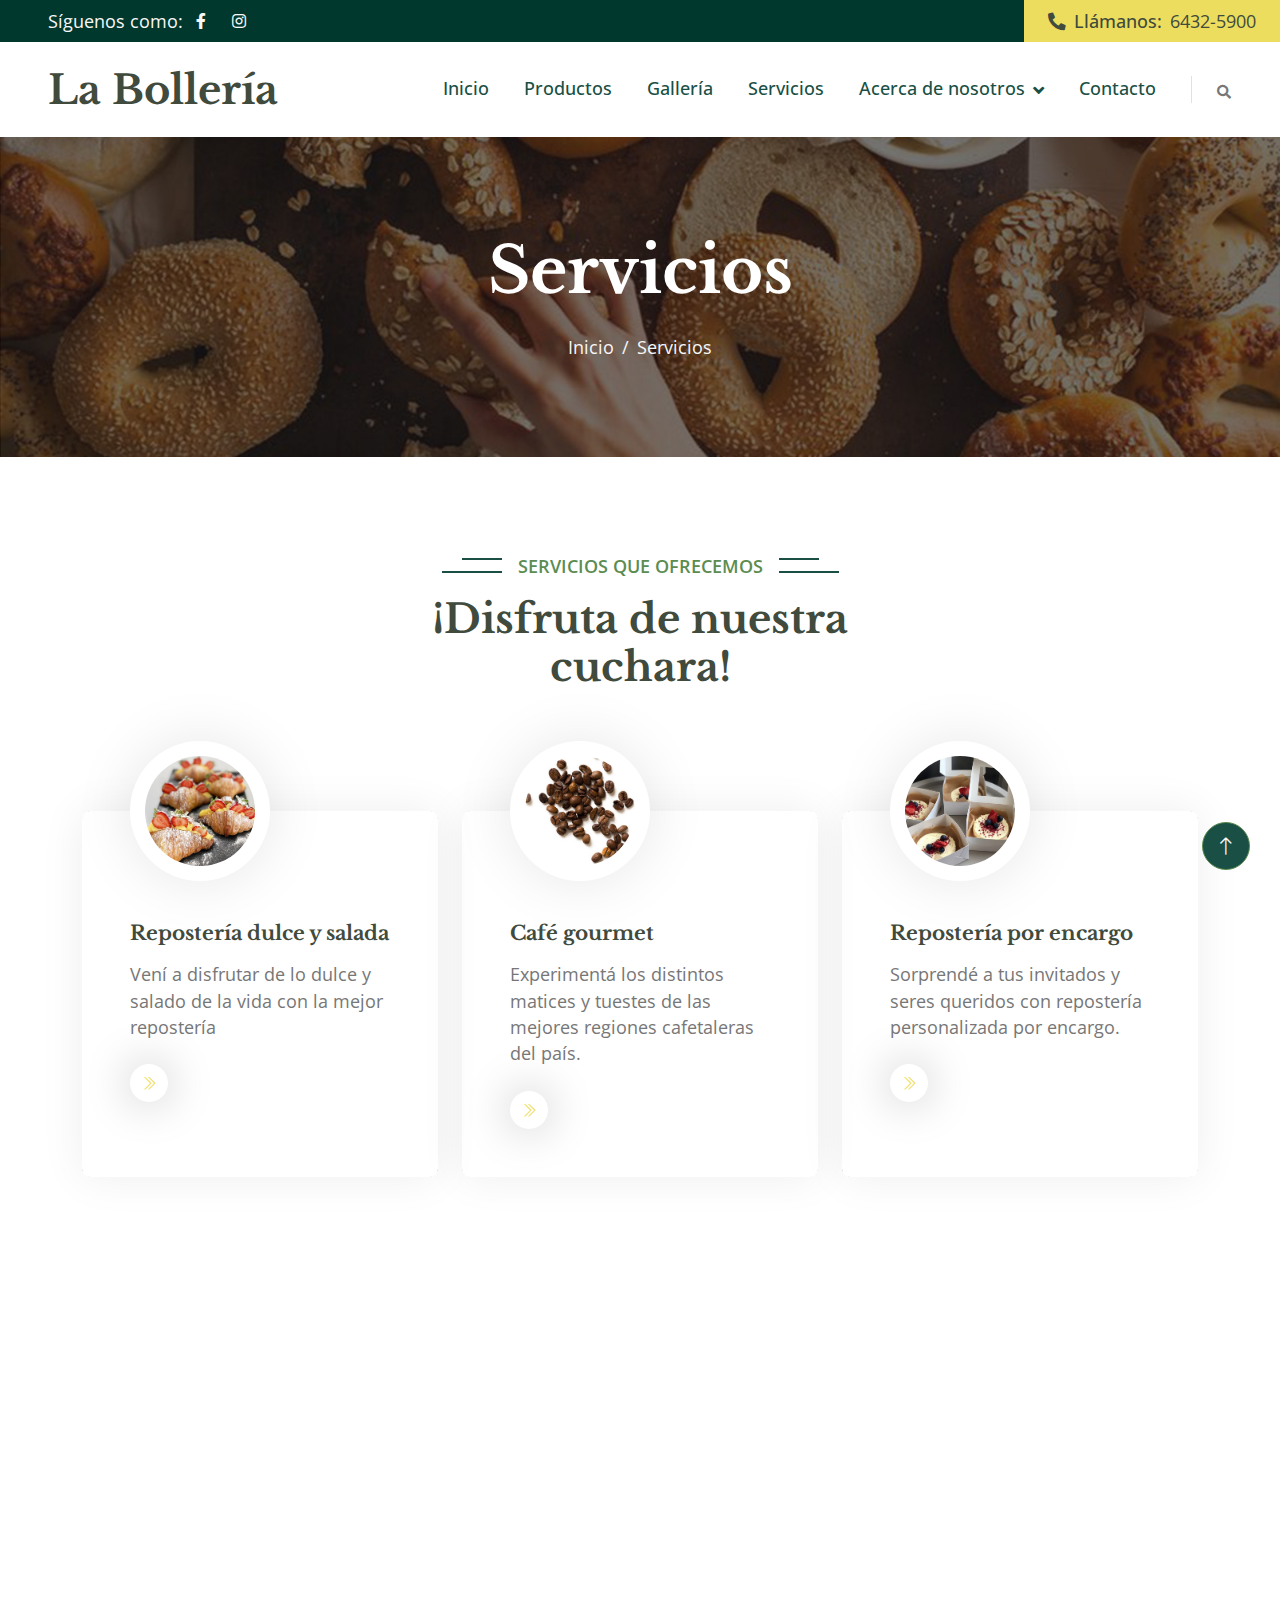
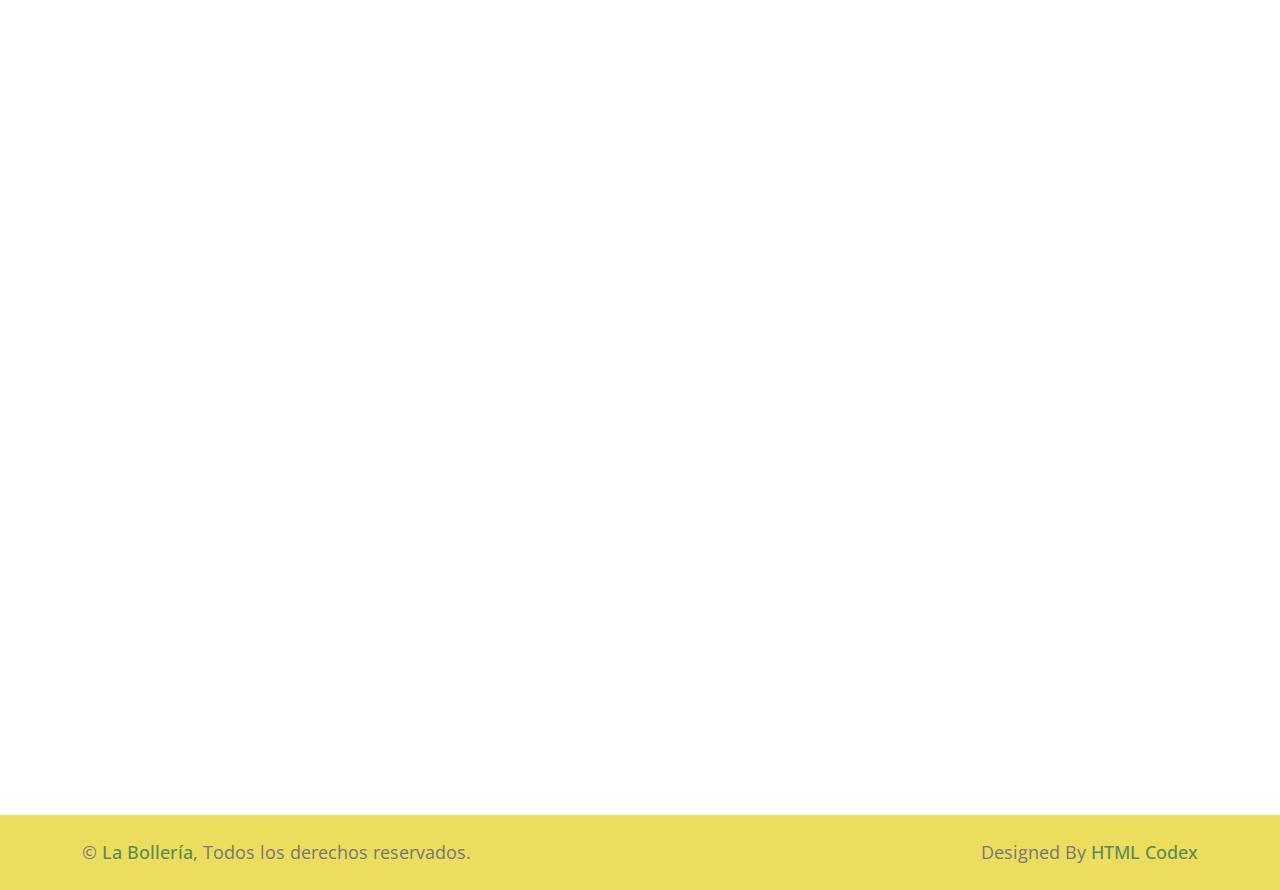
<file: service.html>
<!DOCTYPE html>
<html lang="en">

<head>
    <meta charset="utf-8">
    <title>Milky - Dairy Website Template</title>
    <meta content="width=device-width, initial-scale=1.0" name="viewport">
    <meta content="" name="keywords">
    <meta content="" name="description">

    <!-- Favicon -->
    <link href="img/favicon.ico" rel="icon">

    <!-- Google Web Fonts -->
    <link rel="preconnect" href="https://fonts.googleapis.com">
    <link rel="preconnect" href="https://fonts.gstatic.com" crossorigin>
    <link href="https://fonts.googleapis.com/css2?family=Libre+Baskerville:wght@700&family=Open+Sans:wght@400;500;600&display=swap" rel="stylesheet">   

    <!-- Icon Font Stylesheet -->
    <link href="https://cdnjs.cloudflare.com/ajax/libs/font-awesome/5.10.0/css/all.min.css" rel="stylesheet">
    <link href="https://cdn.jsdelivr.net/npm/bootstrap-icons@1.4.1/font/bootstrap-icons.css" rel="stylesheet">

    <!-- Libraries Stylesheet -->
    <link href="lib/animate/animate.min.css" rel="stylesheet">
    <link href="lib/owlcarousel/assets/owl.carousel.min.css" rel="stylesheet">
    <link href="lib/lightbox/css/lightbox.min.css" rel="stylesheet">

    <!-- Customized Bootstrap Stylesheet -->
    <link href="css/bootstrap.min.css" rel="stylesheet">

    <!-- Template Stylesheet -->
    <link href="css/style.css" rel="stylesheet">
</head>

<body>
    <!-- Spinner Start -->
    <div id="spinner" class="show bg-white position-fixed translate-middle w-100 vh-100 top-50 start-50 d-flex align-items-center justify-content-center">
        <div class="spinner-border text-primary" role="status" style="width: 3rem; height: 3rem;"></div>
    </div>
    <!-- Spinner End -->


    <!-- Topbar Start -->
    <div class="container-fluid bg-dark px-0">
        <div class="row g-0 d-none d-lg-flex">
            <div class="col-lg-6 ps-5 text-start">
                <div class="h-100 d-inline-flex align-items-center text-light">
                    <span>Síguenos como:</span>
                    <a class="btn btn-link text-light" href=""><i class="fab fa-facebook-f"></i></a>
                    <a class="btn btn-link text-light" href=""><i class="fab fa-instagram"></i></a>
                </div>
            </div>
            <div class="col-lg-6 text-end">
                <div class="h-100 bg-secondary d-inline-flex align-items-center text-dark py-2 px-4">
                    <span class="me-2 fw-semi-bold"><i class="fa fa-phone-alt me-2"></i>Llámanos:</span>
                    <span>6432-5900</span>
                </div>
            </div>
        </div>
    </div>
    <!-- Topbar End -->


    <!-- Navbar Start -->
    <nav class="navbar navbar-expand-lg bg-white navbar-light sticky-top px-4 px-lg-5">
        <a href="index.html" class="navbar-brand d-flex align-items-center">
            <h1 class="m-0">La Bollería</h1>
        </a>
        <button type="button" class="navbar-toggler me-0" data-bs-toggle="collapse" data-bs-target="#navbarCollapse">
            <span class="navbar-toggler-icon"></span>
        </button>
        <div class="collapse navbar-collapse" id="navbarCollapse">
            <div class="navbar-nav ms-auto p-4 p-lg-0">
                <a href="index.html" class="nav-item nav-link active">Inicio</a>
                <a href="product.html" class="nav-item nav-link">Productos</a>
                <a href="gallery.html" class="nav-item nav-link">Gallería</a>
                <a href="service.html" class="nav-item nav-link">Servicios</a>
                <div class="nav-item dropdown">
                    <a href="#" class="nav-link dropdown-toggle" data-bs-toggle="dropdown">Acerca de nosotros</a>
                    <div class="dropdown-menu bg-light m-0">
                        <a href="feature.html" class="dropdown-item">Nuestro local</a>
                        <a href="team.html" class="dropdown-item">Nuestro equipo</a>
                    </div>
                </div>
                <a href="contact.html" class="nav-item nav-link">Contacto</a>
            </div>
            <div class="border-start ps-4 d-none d-lg-block">
                <button type="button" class="btn btn-sm p-0"><i class="fa fa-search"></i></button>
            </div>
        </div>
    </nav>
    <!-- Navbar End -->


    <!-- Page Header Start -->
    <div class="container-fluid page-header py-5 mb-5 wow fadeIn" data-wow-delay="0.1s">
        <div class="container text-center py-5">
            <h1 class="display-3 text-white mb-4 animated slideInDown">Servicios</h1>
            <nav aria-label="breadcrumb animated slideInDown">
                <ol class="breadcrumb justify-content-center mb-0">
                    <li class="breadcrumb-item"><a href="#">Inicio</a></li>
                    <li class="breadcrumb-item active" aria-current="page">Servicios</li>
                </ol>
            </nav>
        </div>
    </div>
    <!-- Page Header End -->


<!-- Service Start -->
<div class="container-xxl py-5">
    <div class="container">
        <div class="text-center mx-auto pb-4 wow fadeInUp" data-wow-delay="0.1s" style="max-width: 500px;">
            <p class="section-title bg-white text-center text-primary px-3">Servicios que ofrecemos</p>
            <h1 class="mb-5">¡Disfruta de nuestra cuchara!</h1>
        </div>
        <div class="row gy-5 gx-4">
            <div class="col-lg-4 col-md-6 pt-5 wow fadeInUp" data-wow-delay="0.1s">
                <div class="service-item d-flex h-100">
                    <div class="service-img">
                        <img class="img-fluid" src="img/service-1.jpg" alt="">
                    </div>
                    <div class="service-text p-5 pt-0">
                        <div class="service-icon">
                            <img class="img-fluid rounded-circle" src="img/service-1.jpg" alt="">
                        </div>
                        <h5 class="mb-3">Repostería dulce y salada</h4>
                        <p class="mb-4">Vení a disfrutar de lo dulce y salado de la vida con la mejor repostería </p>
                        <a class="btn btn-square rounded-circle" href=""><i class="bi bi-chevron-double-right"></i></a>
                    </div>
                </div>
            </div>
            <div class="col-lg-4 col-md-6 pt-5 wow fadeInUp" data-wow-delay="0.3s">
                <div class="service-item d-flex h-100">
                    <div class="service-img">
                        <img class="img-fluid" src="img/service-2.jpg" alt="">
                    </div>
                    <div class="service-text p-5 pt-0">
                        <div class="service-icon">
                            <img class="img-fluid rounded-circle" src="img/service-2.jpg" alt="">
                        </div>
                        <h5 class="mb-3">Café gourmet</h5>
                        <p class="mb-4">Experimentá los distintos matices y tuestes de las mejores regiones cafetaleras del país. </p>
                        <a class="btn btn-square rounded-circle" href=""><i class="bi bi-chevron-double-right"></i></a>
                    </div>
                </div>
            </div>
            <div class="col-lg-4 col-md-6 pt-5 wow fadeInUp" data-wow-delay="0.5s">
                <div class="service-item d-flex h-100">
                    <div class="service-img">
                        <img class="img-fluid" src="img/service-3.jpg" alt="">
                    </div>
                    <div class="service-text p-5 pt-0">
                        <div class="service-icon">
                            <img class="img-fluid rounded-circle" src="img/service-3.jpg" alt="">
                        </div>
                        <h5 class="mb-3">Repostería por encargo</h5>
                        <p class="mb-4">Sorprendé a tus invitados y seres queridos con repostería personalizada por encargo.</p>
                        <a class="btn btn-square rounded-circle" href=""><i class="bi bi-chevron-double-right"></i></a>
                    </div>
                </div>
            </div>
        </div>
    </div>
</div>
<!-- Service End -->

   <!-- Features Start -->
   <div class="container-xxl py-5">
    <div class="container">
        <div class="row g-5 align-items-center">
            <div class="col-lg-6 wow fadeInUp" data-wow-delay="0.1s">
                <p class="section-title bg-white text-start text-primary pe-3">Preparamos a tu gusto</p>
                <h1 class="mb-4">Antes de realizar tu pedido:</h1>
                <p class="mb-4">Nos encanta hacer pedidos personalizados, sin embargo necesitamos algunos datos previos antes de realizarlo</p>
                <p><i class="fa fa-check text-primary me-3"></i>Tipo de repostería deseada</p>
                <p><i class="fa fa-check text-primary me-3"></i>Número de unidades</p>
                <p><i class="fa fa-check text-primary me-3"></i>Tipo de envío</p>
                <a class="btn btn-secondary rounded-pill py-3 px-5 mt-3" href="">Ver más</a>
            </div>
            <div class="col-lg-6">
                <div class="rounded overflow-hidden">
                    <div class="row g-0">
                        <div class="col-sm-6 wow fadeIn" data-wow-delay="0.1s">
                            <div class="text-center bg-primary py-5 px-4">
                                <img class="img-fluid mb-4" src="img/experience.png" alt="">
                                <h1 class="display-6 text-white" data-toggle="counter-up">8</h1>
                                <span class="fs-5 fw-semi-bold text-secondary">Años de experiencia en la cocina</span>
                            </div>
                        </div>
                        <div class="col-sm-6 wow fadeIn" data-wow-delay="0.3s">
                            <div class="text-center bg-secondary py-5 px-4">
                                <img class="img-fluid mb-4" src="img/award.png" alt="">
                                <h1 class="display-6" data-toggle="counter-up">2</h1>
                                <span class="fs-5 fw-semi-bold text-primary">Títulos de cocina internacionales</span>
                            </div>
                        </div>
                        <div class="col-sm-6 wow fadeIn" data-wow-delay="0.5s">
                            <div class="text-center bg-secondary py-5 px-4">
                                <img class="img-fluid mb-4" src="img/animal.png" alt="">
                                <h1 class="display-6" data-toggle="counter-up">57</h1>
                                <span class="fs-5 fw-semi-bold text-primary">Recetas</span>
                            </div>
                        </div>
                        <div class="col-sm-6 wow fadeIn" data-wow-delay="0.7s">
                            <div class="text-center bg-primary py-5 px-4">
                                <img class="img-fluid mb-4" src="img/client.png" alt="">
                                <h1 class="display-6 text-white" data-toggle="counter-up">150</h1>
                                <span class="fs-5 fw-semi-bold text-secondary">Clientes felices</span>
                            </div>
                        </div>
                    </div>
                </div>
            </div>
        </div>
    </div>
</div>
<!-- Features End -->


   <!-- Footer Start -->
   <div class="container-fluid bg-dark footer mt-5 py-5 wow fadeIn" data-wow-delay="0.1s">
    <div class="container py-5">
        <div class="row g-5">
            <div class="col-lg-3 col-md-6">
                <h5 class="text-white mb-4">La Bollería</h5>
                <p class="mb-2"><i class="fa fa-map-marker-alt me-3"></i>Diagonal a la esquina noreste de la Iglesia Católica de Grecia</p>
                <p class="mb-2"><i class="fa fa-phone-alt me-3"></i>6432-5900</p>
                <p class="mb-2"><i class="fa fa-envelope me-3"></i>labolleria.crb@gmail.com</p>
                <div class="d-flex pt-3">
                    <a class="btn btn-square btn-secondary rounded-circle me-2" href=""><i class="fab fa-twitter"></i></a>
                    <a class="btn btn-square btn-secondary rounded-circle me-2" href=""><i class="fab fa-facebook-f"></i></a>
                    <a class="btn btn-square btn-secondary rounded-circle me-2" href=""><i class="fab fa-youtube"></i></a>
                    <a class="btn btn-square btn-secondary rounded-circle me-2" href=""><i class="fab fa-linkedin-in"></i></a>
                </div>
            </div>
            <div class="col-lg-3 col-md-6">
                <h5 class="text-white mb-4">Accesos Rápidos</h5>
                <a class="btn btn-link" href="">Acerca de nosotros</a>
                <a class="btn btn-link" href="">Contacto</a>
                <a class="btn btn-link" href="">Servicios</a>
                <a class="btn btn-link" href="">Términos y Condiciones</a>
            </div>
            <div class="col-lg-3 col-md-6">
                <h5 class="text-white mb-4">Horario:</h5>
                <p class="mb-1">Lunes - Sábado</p>
                <h6 class="text-light">06:00 am - 07:00 pm</h6>

            </div>
            <div class="col-lg-3 col-md-6">
                <h5 class="text-white mb-4">Newsletter</h5>
                <p>Recibe la actualización de nuestro menú rotativo</p>
                <div class="position-relative w-100">
                    <input class="form-control bg-transparent w-100 py-3 ps-4 pe-5" type="text" placeholder="Tu email">
                    <button type="button" class="btn btn-secondary py-2 position-absolute top-0 end-0 mt-2 me-2">Inscribirse</button>
                </div>
            </div>
        </div>
    </div>
</div>
<!-- Footer End -->


<!-- Copyright Start -->
<div class="container-fluid bg-secondary text-body copyright py-4">
    <div class="container">
        <div class="row">
            <div class="col-md-6 text-center text-md-start mb-3 mb-md-0">
                &copy; <a class="fw-semi-bold" href="#">La Bollería</a>, Todos los derechos reservados.
            </div>
            <div class="col-md-6 text-center text-md-end">
                <!--/*** This template is free as long as you keep the footer author’s credit link/attribution link/backlink. If you'd like to use the template without the footer author’s credit link/attribution link/backlink, you can purchase the Credit Removal License from "https://htmlcodex.com/credit-removal". Thank you for your support. ***/-->
                Designed By <a class="fw-semi-bold" href="https://htmlcodex.com">HTML Codex</a>
            </div>
        </div>
    </div>
</div>
<!-- Copyright End -->


<!-- Back to Top -->
<a href="#" class="btn btn-lg btn-primary btn-lg-square rounded-circle back-to-top"><i class="bi bi-arrow-up"></i></a>


<!-- JavaScript Libraries -->
<script src="https://code.jquery.com/jquery-3.4.1.min.js"></script>
<script src="https://cdn.jsdelivr.net/npm/bootstrap@5.0.0/dist/js/bootstrap.bundle.min.js"></script>
<script src="lib/wow/wow.min.js"></script>
<script src="lib/easing/easing.min.js"></script>
<script src="lib/waypoints/waypoints.min.js"></script>
<script src="lib/owlcarousel/owl.carousel.min.js"></script>
<script src="lib/counterup/counterup.min.js"></script>
<script src="lib/parallax/parallax.min.js"></script>
<script src="lib/lightbox/js/lightbox.min.js"></script>

<!-- Template Javascript -->
<script src="js/main.js"></script>
</body>

</html>
</file>
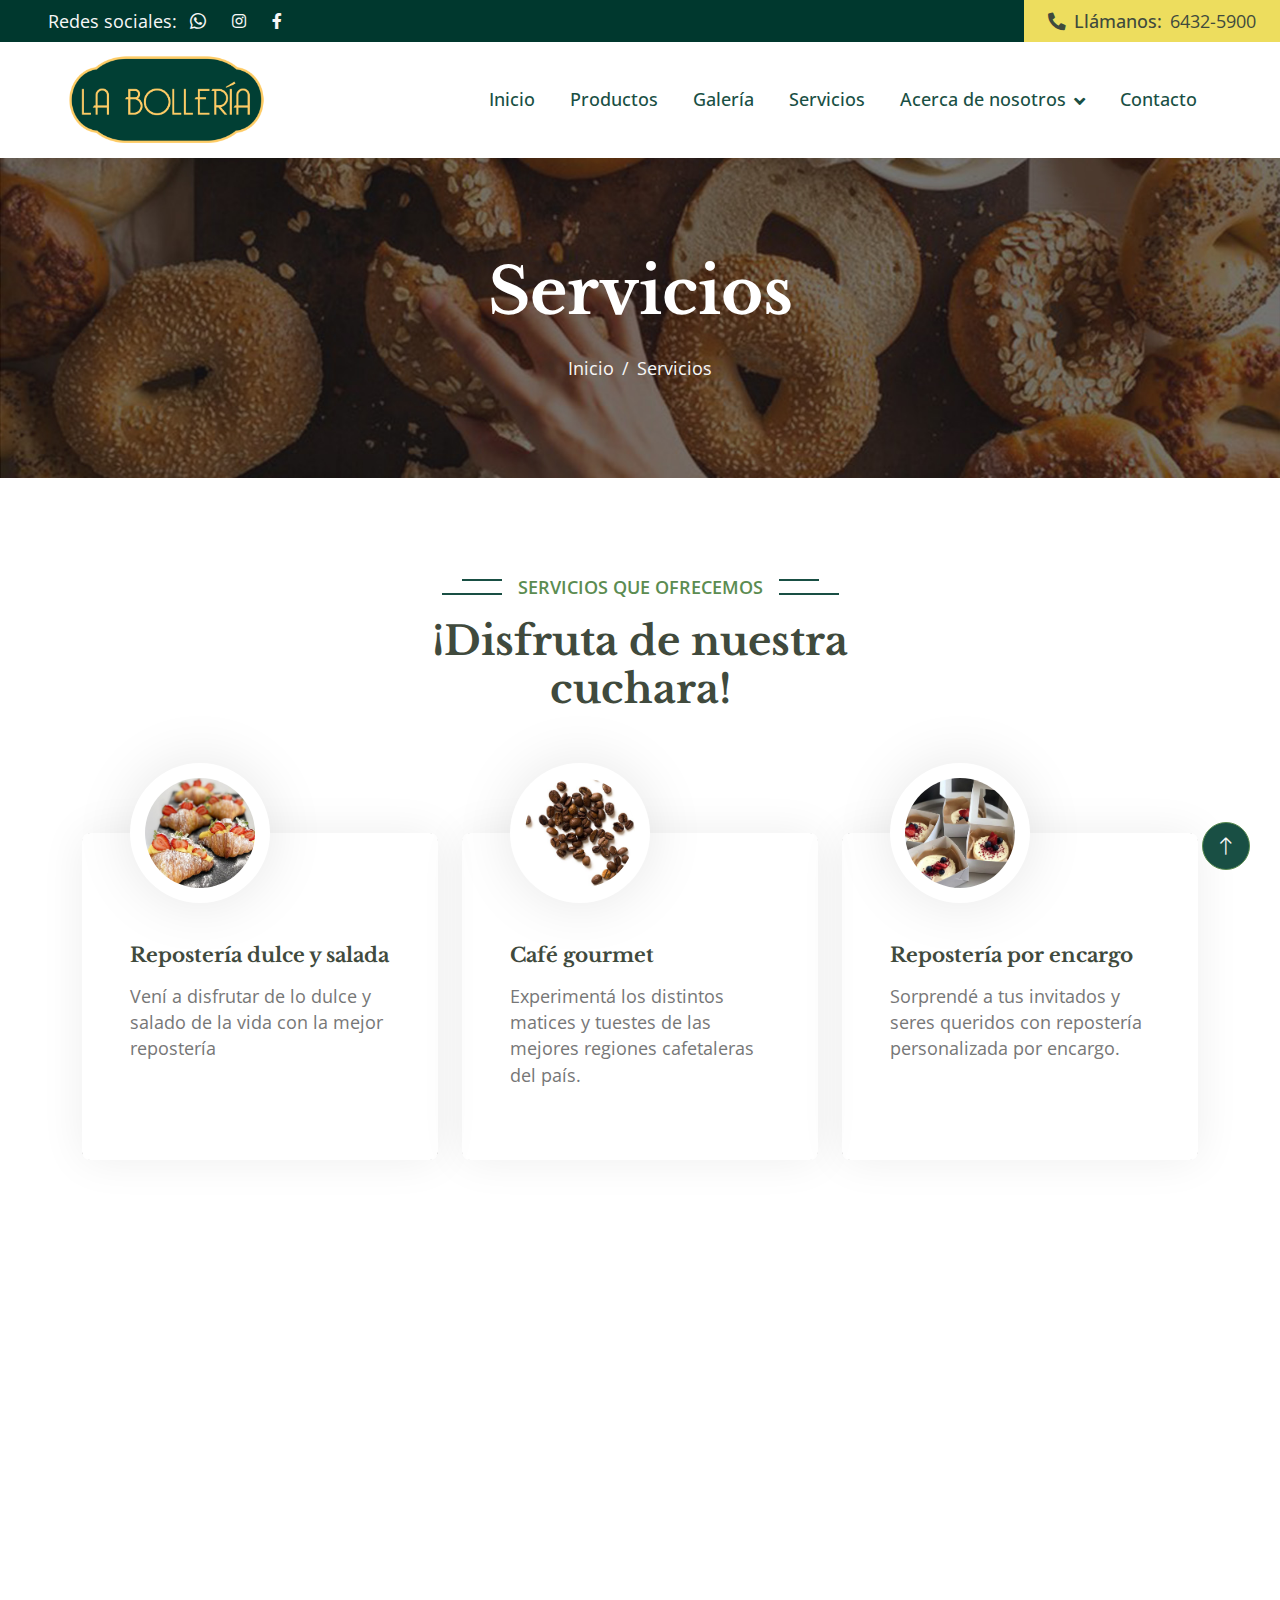
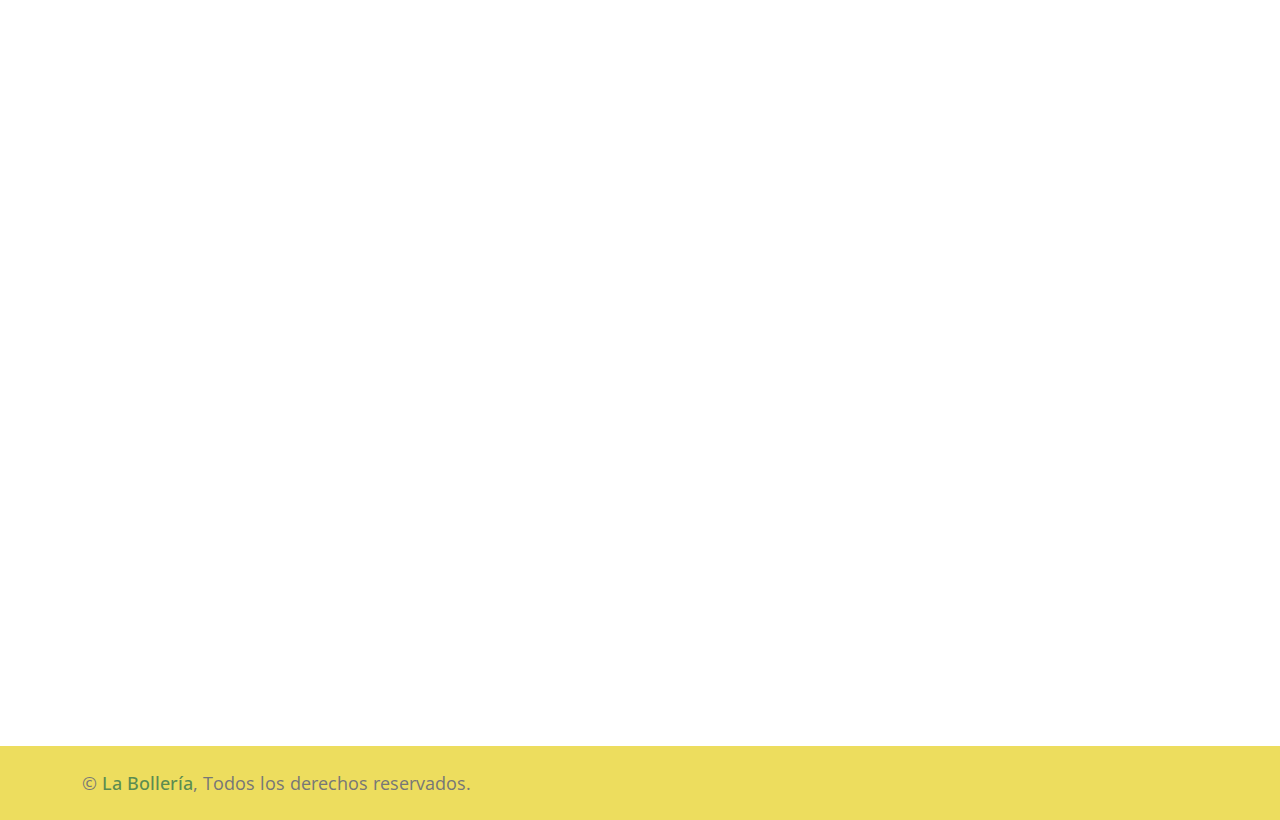
<file: servicios.html>
<!DOCTYPE html>
<html lang="en">

<head>
    <meta charset="utf-8">
    <title>La Bollería</title>
    <meta content="width=device-width, initial-scale=1.0" name="viewport">
    <meta content="" name="keywords">
    <meta content="" name="description">

    <!-- Favicon -->
    <link href="img/favicon.ico" rel="icon">

    <!-- Google Web Fonts -->
    <link rel="preconnect" href="https://fonts.googleapis.com">
    <link rel="preconnect" href="https://fonts.gstatic.com" crossorigin>
    <link
        href="https://fonts.googleapis.com/css2?family=Libre+Baskerville:wght@700&family=Open+Sans:wght@400;500;600&display=swap"
        rel="stylesheet">

    <!-- Icon Font Stylesheet -->
    <link href="https://cdnjs.cloudflare.com/ajax/libs/font-awesome/5.10.0/css/all.min.css" rel="stylesheet">
    <link href="https://cdn.jsdelivr.net/npm/bootstrap-icons@1.4.1/font/bootstrap-icons.css" rel="stylesheet">

    <!-- Libraries Stylesheet -->
    <link href="lib/animate/animate.min.css" rel="stylesheet">
    <link href="lib/owlcarousel/assets/owl.carousel.min.css" rel="stylesheet">
    <link href="lib/lightbox/css/lightbox.min.css" rel="stylesheet">

    <!-- Customized Bootstrap Stylesheet -->
    <link href="css/bootstrap.min.css" rel="stylesheet">

    <!-- Template Stylesheet -->
    <link href="css/style.css" rel="stylesheet">
</head>

<body>
    <!-- Spinner Start -->
    <div id="spinner"
        class="show bg-white position-fixed translate-middle w-100 vh-100 top-50 start-50 d-flex align-items-center justify-content-center">
        <div class="spinner-border text-primary" role="status" style="width: 3rem; height: 3rem;"></div>
    </div>
    <!-- Spinner End -->


    <!-- Topbar Start -->
    <div class="container-fluid bg-dark px-0">
        <div class="row g-0 d-none d-lg-flex">
            <div class="col-lg-6 ps-5 text-start">
                <div class="h-100 d-inline-flex align-items-center text-light">
                    <span>Redes sociales:</span>
                    <a class="btn btn-link text-light" target="_blank"
                        href="https://wa.me/50664325900?text=¡Hola, visité su sitio web y me gustaría realizar una consulta!"><i
                            class="bi bi-whatsapp"></i></a>
                    <a class="btn btn-link text-light" target="_blank"
                        href="https://www.instagram.com/labolleriacr/?fbclid=IwAR0MKMSitIbGgIa_4SW2U0Ifqy6U9aUXsqsqbD16D6lpwSvl94m3rwtIl2k"><i
                            class="fab fa-instagram"></i></a>
                    <a class="btn btn-link text-light" target="_blank"
                        href="https://www.facebook.com/profile.php?id=100090992470804"><i
                            class="fab fa-facebook-f"></i></a>
                </div>
            </div>
            <div class="col-lg-6 text-end">
                <div class="h-100 bg-secondary d-inline-flex align-items-center text-dark py-2 px-4">
                    <span class="me-2 fw-semi-bold"><i class="fa fa-phone-alt me-2"></i>Llámanos:</span>
                    <span>6432-5900</span>
                </div>
            </div>
        </div>
    </div>
    <!-- Topbar End -->


    <!-- Navbar Start -->
    <nav class="navbar navbar-expand-lg bg-white navbar-light sticky-top px-4 px-lg-5">
        <a href="index.html" class="navbar-brand d-flex align-items-center">
            <img src="img/LBLogo.png" height="90px"/>
        </a>
        <button type="button" class="navbar-toggler me-0" data-bs-toggle="collapse" data-bs-target="#navbarCollapse">
            <span class="navbar-toggler-icon"></span>
        </button>
        <div class="collapse navbar-collapse" id="navbarCollapse">
            <div class="navbar-nav ms-auto p-4 p-lg-0">
                <a href="index.html" class="nav-item nav-link">Inicio</a>
                <a href="productos.html" class="nav-item nav-link">Productos</a>
                <a href="galeria.html" class="nav-item nav-link">Galería</a>
                <a href="servicios.html" class="nav-item nav-link active">Servicios</a>
                <div class="nav-item dropdown">
                    <a href="#" class="nav-link dropdown-toggle" data-bs-toggle="dropdown">Acerca de nosotros</a>
                    <div class="dropdown-menu bg-light m-0">
                        <a href="local.html" class="dropdown-item">Nuestro local</a>
                        <a href="equipo.html" class="dropdown-item">Nuestro equipo</a>
                    </div>
                </div>
                <a href="contacto.html" class="nav-item nav-link">Contacto</a>
            </div>
        </div>
    </nav>
    <!-- Navbar End -->


    <!-- Page Header Start -->
    <div class="container-fluid page-header py-5 mb-5 wow fadeIn" data-wow-delay="0.1s">
        <div class="container text-center py-5">
            <h1 class="display-3 text-white mb-4 animated slideInDown">Servicios</h1>
            <nav aria-label="breadcrumb animated slideInDown">
                <ol class="breadcrumb justify-content-center mb-0">
                    <li class="breadcrumb-item"><a href="#">Inicio</a></li>
                    <li class="breadcrumb-item active" aria-current="page">Servicios</li>
                </ol>
            </nav>
        </div>
    </div>
    <!-- Page Header End -->


    <!-- Service Start -->
    <div class="container-xxl py-5">
        <div class="container">
            <div class="text-center mx-auto pb-4 wow fadeInUp" data-wow-delay="0.1s" style="max-width: 500px;">
                <p class="section-title bg-white text-center text-primary px-3">Servicios que ofrecemos</p>
                <h1 class="mb-5">¡Disfruta de nuestra cuchara!</h1>
            </div>
            <div class="row gy-5 gx-4">
                <div class="col-lg-4 col-md-6 pt-5 wow fadeInUp" data-wow-delay="0.1s">
                    <div class="service-item d-flex h-100">
                        <div class="service-img">
                            <img class="img-fluid" src="img/service-1.jpg" alt="">
                        </div>
                        <div class="service-text p-5 pt-0">
                            <div class="service-icon">
                                <img class="img-fluid rounded-circle" src="img/service-1.jpg" alt="">
                            </div>
                            <h5 class="mb-3">Repostería dulce y salada</h4>
                                <p class="mb-4">Vení a disfrutar de lo dulce y salado de la vida con la mejor repostería
                                </p>
                        </div>
                    </div>
                </div>
                <div class="col-lg-4 col-md-6 pt-5 wow fadeInUp" data-wow-delay="0.3s">
                    <div class="service-item d-flex h-100">
                        <div class="service-img">
                            <img class="img-fluid" src="img/service-2.jpg" alt="">
                        </div>
                        <div class="service-text p-5 pt-0">
                            <div class="service-icon">
                                <img class="img-fluid rounded-circle" src="img/service-2.jpg" alt="">
                            </div>
                            <h5 class="mb-3">Café gourmet</h5>
                            <p class="mb-4">Experimentá los distintos matices y tuestes de las mejores regiones
                                cafetaleras del país. </p>
                        </div>
                    </div>
                </div>
                <div class="col-lg-4 col-md-6 pt-5 wow fadeInUp" data-wow-delay="0.5s">
                    <div class="service-item d-flex h-100">
                        <div class="service-img">
                            <img class="img-fluid" src="img/service-3.jpg" alt="">
                        </div>
                        <div class="service-text p-5 pt-0">
                            <div class="service-icon">
                                <img class="img-fluid rounded-circle" src="img/service-3.jpg" alt="">
                            </div>
                            <h5 class="mb-3">Repostería por encargo</h5>
                            <p class="mb-4">Sorprendé a tus invitados y seres queridos con repostería personalizada por
                                encargo.</p>
                        </div>
                    </div>
                </div>
            </div>
        </div>
    </div>
    <!-- Service End -->

    <!-- Features Start -->
    <div class="container-xxl py-5">
        <div class="container">
            <div class="row g-5 align-items-center">
                <div class="col-lg-6 wow fadeInUp" data-wow-delay="0.1s">
                    <p class="section-title bg-white text-start text-primary pe-3">Preparamos a tu gusto</p>
                    <h1 class="mb-4">Antes de realizar tu pedido:</h1>
                    <p class="mb-4">Nos encanta hacer pedidos personalizados, sin embargo necesitamos algunos datos
                        previos antes de realizarlo</p>
                    <p><i class="fa fa-check text-primary me-3"></i>Tipo de repostería deseada</p>
                    <p><i class="fa fa-check text-primary me-3"></i>Número de unidades</p>
                    <p><i class="fa fa-check text-primary me-3"></i>Tipo de envío</p>
                    <a class="btn btn-secondary rounded-pill py-3 px-5 mt-3 linkmas" href="contacto.html">Contactanos</a>
                </div>
                <div class="col-lg-6">
                    <div class="rounded overflow-hidden">
                        <div class="row g-0">
                            <div class="col-sm-6 wow fadeIn" data-wow-delay="0.1s">
                                <div class="text-center bg-primary py-5 px-4">
                                    <img class="img-fluid mb-4" src="img/experience.png" alt="">
                                    <h1 class="display-6 text-white" data-toggle="counter-up">8</h1>
                                    <span class="fs-5 fw-semi-bold text-secondary">Años de experiencia en la
                                        cocina</span>
                                </div>
                            </div>
                            <div class="col-sm-6 wow fadeIn" data-wow-delay="0.3s">
                                <div class="text-center bg-secondary py-5 px-4">
                                    <img class="img-fluid mb-4" src="img/award.png" alt="">
                                    <h1 class="display-6" data-toggle="counter-up">2</h1>
                                    <span class="fs-5 fw-semi-bold text-primary">Títulos de cocina
                                        internacionales</span>
                                </div>
                            </div>
                            <div class="col-sm-6 wow fadeIn" data-wow-delay="0.5s">
                                <div class="text-center bg-secondary py-5 px-4">
                                    <img class="img-fluid mb-4" src="img/animal.png" alt="">
                                    <h1 class="display-6" data-toggle="counter-up">57</h1>
                                    <span class="fs-5 fw-semi-bold text-primary">Recetas</span>
                                </div>
                            </div>
                            <div class="col-sm-6 wow fadeIn" data-wow-delay="0.7s">
                                <div class="text-center bg-primary py-5 px-4">
                                    <img class="img-fluid mb-4" src="img/client.png" alt="">
                                    <h1 class="display-6 text-white" data-toggle="counter-up">150</h1>
                                    <span class="fs-5 fw-semi-bold text-secondary">Clientes felices</span>
                                </div>
                            </div>
                        </div>
                    </div>
                </div>
            </div>
        </div>
    </div>
    <!-- Features End -->


    <!-- Footer Start -->
    <div class="container-fluid bg-dark footer mt-5 py-5 wow fadeIn" data-wow-delay="0.1s">
        <div class="container py-5">
            <div class="row g-5">
                <div class="col-lg-4 col-md-6">
                    <h5 class="text-white mb-4">La Bollería</h5>
                    <p class="mb-2"><i class="fa fa-map-marker-alt me-3"></i>Diagonal a la esquina noreste de la Iglesia
                        Católica de Grecia</p>
                    <p class="mb-2"><i class="fa fa-phone-alt me-3"></i>6432-5900</p>
                    <p class="mb-2"><i class="fa fa-envelope me-3"></i>labolleria.crb@gmail.com</p>
                    <div class="d-flex pt-3">
                        <a class="btn btn-square btn-secondary rounded-circle me-2" target="_blank"
                            href="https://wa.me/50664325900?text=¡Hola, visité su sitio web y me gustaría realizar una consulta!"><i
                                class="bi bi-whatsapp"></i></a>
                        <a class="btn btn-square btn-secondary rounded-circle me-2" target="_blank"
                            href="https://www.instagram.com/labolleriacr/?fbclid=IwAR0MKMSitIbGgIa_4SW2U0Ifqy6U9aUXsqsqbD16D6lpwSvl94m3rwtIl2k"><i
                                class="fab fa-instagram"></i></a>
                        <a class="btn btn-square btn-secondary rounded-circle me-2" target="_blank"
                            href="https://www.facebook.com/profile.php?id=100090992470804"><i
                                class="fab fa-facebook-f"></i></a>
                    </div>
                </div>

                <div class="col-lg-4 col-md-6">
                    <h5 class="text-white mb-4">Horario:</h5>
                    <p class="mb-1">Lunes - Sábado</p>
                    <h6 class="text-light">06:00 am - 07:00 pm</h6>

                </div>
                <div class="col-lg-4 col-md-6">
                    <h5 class="text-white mb-4">Mantenerme informado</h5>
                    <p>Recibe la actualización de nuestro menú rotativo</p>
                    <div class="form-floating footerform">
                        <input type="text" class="form-control bg-transparent" id="name" placeholder="Tu correo">
                        <label for="name">Tu correo</label>
                        <button type="button"
                            class="btn btn-secondary py-2 position-absolute top-0 end-0 mt-2 me-2">Inscribirse</button>
                    </div>
                </div>
            </div>
        </div>
    </div>
    <!-- Footer End -->


    <!-- Copyright Start -->
    <div class="container-fluid bg-secondary text-body copyright py-4">
        <div class="container">
            <div class="row">
                <div class="col-md-6 text-center text-md-start mb-3 mb-md-0">
                    &copy; <a class="fw-semi-bold" href="#">La Bollería</a>, Todos los derechos reservados.
                </div>
            </div>
        </div>
    </div>
    <!-- Copyright End -->


    <!-- Back to Top -->
    <a href="#" class="btn btn-lg btn-primary btn-lg-square rounded-circle back-to-top"><i
            class="bi bi-arrow-up"></i></a>


    <!-- JavaScript Libraries -->
    <script src="https://code.jquery.com/jquery-3.4.1.min.js"></script>
    <script src="https://cdn.jsdelivr.net/npm/bootstrap@5.0.0/dist/js/bootstrap.bundle.min.js"></script>
    <script src="lib/wow/wow.min.js"></script>
    <script src="lib/easing/easing.min.js"></script>
    <script src="lib/waypoints/waypoints.min.js"></script>
    <script src="lib/owlcarousel/owl.carousel.min.js"></script>
    <script src="lib/counterup/counterup.min.js"></script>
    <script src="lib/parallax/parallax.min.js"></script>
    <script src="lib/lightbox/js/lightbox.min.js"></script>

    <!-- Template Javascript -->
    <script src="js/main.js"></script>
</body>

</html>
</file>
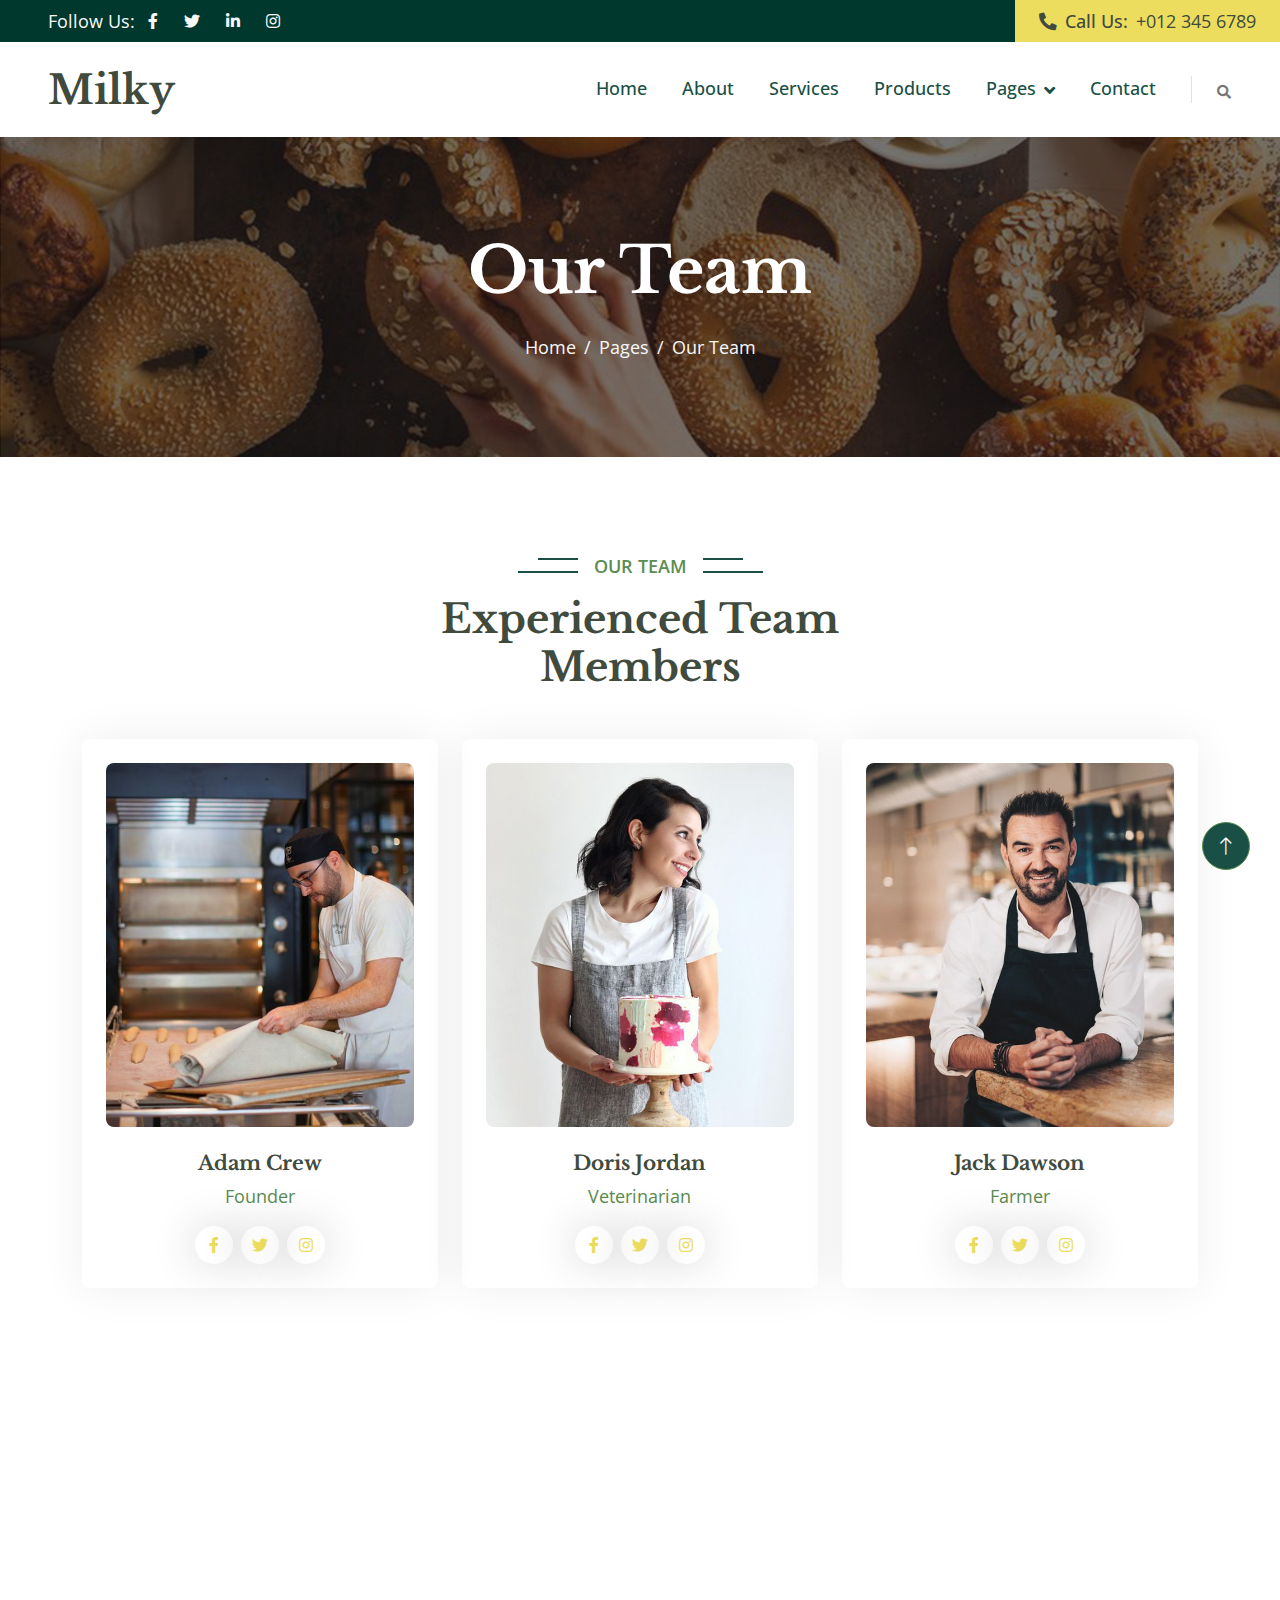
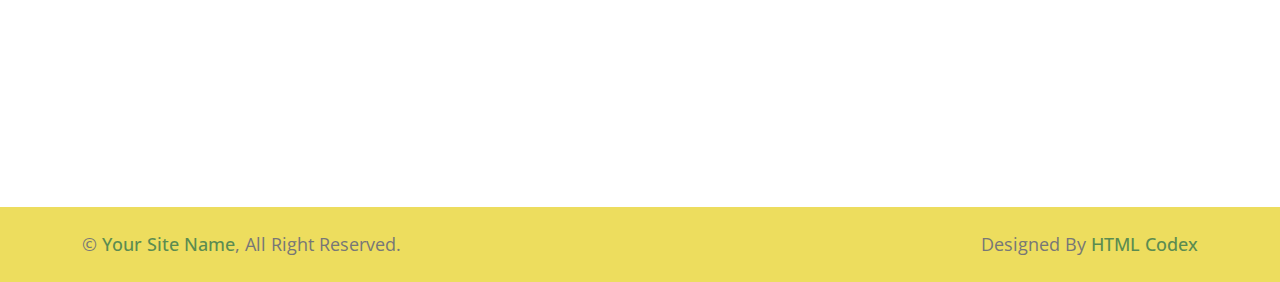
<file: team.html>
<!DOCTYPE html>
<html lang="en">

<head>
    <meta charset="utf-8">
    <title>Milky - Dairy Website Template</title>
    <meta content="width=device-width, initial-scale=1.0" name="viewport">
    <meta content="" name="keywords">
    <meta content="" name="description">

    <!-- Favicon -->
    <link href="img/favicon.ico" rel="icon">

    <!-- Google Web Fonts -->
    <link rel="preconnect" href="https://fonts.googleapis.com">
    <link rel="preconnect" href="https://fonts.gstatic.com" crossorigin>
    <link href="https://fonts.googleapis.com/css2?family=Libre+Baskerville:wght@700&family=Open+Sans:wght@400;500;600&display=swap" rel="stylesheet">   

    <!-- Icon Font Stylesheet -->
    <link href="https://cdnjs.cloudflare.com/ajax/libs/font-awesome/5.10.0/css/all.min.css" rel="stylesheet">
    <link href="https://cdn.jsdelivr.net/npm/bootstrap-icons@1.4.1/font/bootstrap-icons.css" rel="stylesheet">

    <!-- Libraries Stylesheet -->
    <link href="lib/animate/animate.min.css" rel="stylesheet">
    <link href="lib/owlcarousel/assets/owl.carousel.min.css" rel="stylesheet">
    <link href="lib/lightbox/css/lightbox.min.css" rel="stylesheet">

    <!-- Customized Bootstrap Stylesheet -->
    <link href="css/bootstrap.min.css" rel="stylesheet">

    <!-- Template Stylesheet -->
    <link href="css/style.css" rel="stylesheet">
</head>

<body>
    <!-- Spinner Start -->
    <div id="spinner" class="show bg-white position-fixed translate-middle w-100 vh-100 top-50 start-50 d-flex align-items-center justify-content-center">
        <div class="spinner-border text-primary" role="status" style="width: 3rem; height: 3rem;"></div>
    </div>
    <!-- Spinner End -->


    <!-- Topbar Start -->
    <div class="container-fluid bg-dark px-0">
        <div class="row g-0 d-none d-lg-flex">
            <div class="col-lg-6 ps-5 text-start">
                <div class="h-100 d-inline-flex align-items-center text-light">
                    <span>Follow Us:</span>
                    <a class="btn btn-link text-light" href=""><i class="fab fa-facebook-f"></i></a>
                    <a class="btn btn-link text-light" href=""><i class="fab fa-twitter"></i></a>
                    <a class="btn btn-link text-light" href=""><i class="fab fa-linkedin-in"></i></a>
                    <a class="btn btn-link text-light" href=""><i class="fab fa-instagram"></i></a>
                </div>
            </div>
            <div class="col-lg-6 text-end">
                <div class="h-100 bg-secondary d-inline-flex align-items-center text-dark py-2 px-4">
                    <span class="me-2 fw-semi-bold"><i class="fa fa-phone-alt me-2"></i>Call Us:</span>
                    <span>+012 345 6789</span>
                </div>
            </div>
        </div>
    </div>
    <!-- Topbar End -->


    <!-- Navbar Start -->
    <nav class="navbar navbar-expand-lg bg-white navbar-light sticky-top px-4 px-lg-5">
        <a href="index.html" class="navbar-brand d-flex align-items-center">
            <h1 class="m-0">Milky</h1>
        </a>
        <button type="button" class="navbar-toggler me-0" data-bs-toggle="collapse" data-bs-target="#navbarCollapse">
            <span class="navbar-toggler-icon"></span>
        </button>
        <div class="collapse navbar-collapse" id="navbarCollapse">
            <div class="navbar-nav ms-auto p-4 p-lg-0">
                <a href="index.html" class="nav-item nav-link">Home</a>
                <a href="about.html" class="nav-item nav-link">About</a>
                <a href="service.html" class="nav-item nav-link">Services</a>
                <a href="product.html" class="nav-item nav-link">Products</a>
                <div class="nav-item dropdown">
                    <a href="#" class="nav-link dropdown-toggle active" data-bs-toggle="dropdown">Pages</a>
                    <div class="dropdown-menu bg-light m-0">
                        <a href="gallery.html" class="dropdown-item">Gallery</a>
                        <a href="feature.html" class="dropdown-item">Features</a>
                        <a href="team.html" class="dropdown-item active">Our Team</a>
                        <a href="testimonial.html" class="dropdown-item">Testimonial</a>
                        <a href="404.html" class="dropdown-item">404 Page</a>
                    </div>
                </div>
                <a href="contact.html" class="nav-item nav-link">Contact</a>
            </div>
            <div class="border-start ps-4 d-none d-lg-block">
                <button type="button" class="btn btn-sm p-0"><i class="fa fa-search"></i></button>
            </div>
        </div>
    </nav>
    <!-- Navbar End -->


    <!-- Page Header Start -->
    <div class="container-fluid page-header py-5 mb-5 wow fadeIn" data-wow-delay="0.1s">
        <div class="container text-center py-5">
            <h1 class="display-3 text-white mb-4 animated slideInDown">Our Team</h1>
            <nav aria-label="breadcrumb animated slideInDown">
                <ol class="breadcrumb justify-content-center mb-0">
                    <li class="breadcrumb-item"><a href="#">Home</a></li>
                    <li class="breadcrumb-item"><a href="#">Pages</a></li>
                    <li class="breadcrumb-item active" aria-current="page">Our Team</li>
                </ol>
            </nav>
        </div>
    </div>
    <!-- Page Header End -->


    <!-- Team Start -->
    <div class="container-xxl py-5">
        <div class="container">
            <div class="text-center mx-auto wow fadeInUp" data-wow-delay="0.1s" style="max-width: 500px;">
                <p class="section-title bg-white text-center text-primary px-3">Our Team</p>
                <h1 class="mb-5">Experienced Team Members</h1>
            </div>
            <div class="row g-4">
                <div class="col-lg-4 col-md-6 wow fadeInUp" data-wow-delay="0.1s">
                    <div class="team-item rounded p-4">
                        <img class="img-fluid rounded mb-4" src="img/team-1.jpg" alt="">
                        <h5>Adam Crew</h5>
                        <p class="text-primary">Founder</p>
                        <div class="d-flex justify-content-center">
                            <a class="btn btn-square btn-outline-secondary rounded-circle mx-1" href=""><i class="fab fa-facebook-f"></i></a>
                            <a class="btn btn-square btn-outline-secondary rounded-circle mx-1" href=""><i class="fab fa-twitter"></i></a>
                            <a class="btn btn-square btn-outline-secondary rounded-circle mx-1" href=""><i class="fab fa-instagram"></i></a>
                        </div>
                    </div>
                </div>
                <div class="col-lg-4 col-md-6 wow fadeInUp" data-wow-delay="0.3s">
                    <div class="team-item rounded p-4">
                        <img class="img-fluid rounded mb-4" src="img/team-2.jpg" alt="">
                        <h5>Doris Jordan</h5>
                        <p class="text-primary">Veterinarian</p>
                        <div class="d-flex justify-content-center">
                            <a class="btn btn-square btn-outline-secondary rounded-circle mx-1" href=""><i class="fab fa-facebook-f"></i></a>
                            <a class="btn btn-square btn-outline-secondary rounded-circle mx-1" href=""><i class="fab fa-twitter"></i></a>
                            <a class="btn btn-square btn-outline-secondary rounded-circle mx-1" href=""><i class="fab fa-instagram"></i></a>
                        </div>
                    </div>
                </div>
                <div class="col-lg-4 col-md-6 wow fadeInUp" data-wow-delay="0.5s">
                    <div class="team-item rounded p-4">
                        <img class="img-fluid rounded mb-4" src="img/team-3.jpg" alt="">
                        <h5>Jack Dawson</h5>
                        <p class="text-primary">Farmer</p>
                        <div class="d-flex justify-content-center">
                            <a class="btn btn-square btn-outline-secondary rounded-circle mx-1" href=""><i class="fab fa-facebook-f"></i></a>
                            <a class="btn btn-square btn-outline-secondary rounded-circle mx-1" href=""><i class="fab fa-twitter"></i></a>
                            <a class="btn btn-square btn-outline-secondary rounded-circle mx-1" href=""><i class="fab fa-instagram"></i></a>
                        </div>
                    </div>
                </div>
            </div>
        </div>
    </div>
    <!-- Team End -->


    <!-- Footer Start -->
    <div class="container-fluid bg-dark footer mt-5 py-5 wow fadeIn" data-wow-delay="0.1s">
        <div class="container py-5">
            <div class="row g-5">
                <div class="col-lg-3 col-md-6">
                    <h5 class="text-white mb-4">Our Office</h5>
                    <p class="mb-2"><i class="fa fa-map-marker-alt me-3"></i>123 Street, New York, USA</p>
                    <p class="mb-2"><i class="fa fa-phone-alt me-3"></i>+012 345 67890</p>
                    <p class="mb-2"><i class="fa fa-envelope me-3"></i>info@example.com</p>
                    <div class="d-flex pt-3">
                        <a class="btn btn-square btn-secondary rounded-circle me-2" href=""><i class="fab fa-twitter"></i></a>
                        <a class="btn btn-square btn-secondary rounded-circle me-2" href=""><i class="fab fa-facebook-f"></i></a>
                        <a class="btn btn-square btn-secondary rounded-circle me-2" href=""><i class="fab fa-youtube"></i></a>
                        <a class="btn btn-square btn-secondary rounded-circle me-2" href=""><i class="fab fa-linkedin-in"></i></a>
                    </div>
                </div>
                <div class="col-lg-3 col-md-6">
                    <h5 class="text-white mb-4">Quick Links</h5>
                    <a class="btn btn-link" href="">About Us</a>
                    <a class="btn btn-link" href="">Contact Us</a>
                    <a class="btn btn-link" href="">Our Services</a>
                    <a class="btn btn-link" href="">Terms & Condition</a>
                    <a class="btn btn-link" href="">Support</a>
                </div>
                <div class="col-lg-3 col-md-6">
                    <h5 class="text-white mb-4">Business Hours</h5>
                    <p class="mb-1">Monday - Friday</p>
                    <h6 class="text-light">09:00 am - 07:00 pm</h6>
                    <p class="mb-1">Saturday</p>
                    <h6 class="text-light">09:00 am - 12:00 pm</h6>
                    <p class="mb-1">Sunday</p>
                    <h6 class="text-light">Closed</h6>
                </div>
                <div class="col-lg-3 col-md-6">
                    <h5 class="text-white mb-4">Newsletter</h5>
                    <p>Dolor amet sit justo amet elitr clita ipsum elitr est.</p>
                    <div class="position-relative w-100">
                        <input class="form-control bg-transparent w-100 py-3 ps-4 pe-5" type="text" placeholder="Your email">
                        <button type="button" class="btn btn-secondary py-2 position-absolute top-0 end-0 mt-2 me-2">SignUp</button>
                    </div>
                </div>
            </div>
        </div>
    </div>
    <!-- Footer End -->


    <!-- Copyright Start -->
    <div class="container-fluid bg-secondary text-body copyright py-4">
        <div class="container">
            <div class="row">
                <div class="col-md-6 text-center text-md-start mb-3 mb-md-0">
                    &copy; <a class="fw-semi-bold" href="#">Your Site Name</a>, All Right Reserved.
                </div>
                <div class="col-md-6 text-center text-md-end">
                    <!--/*** This template is free as long as you keep the footer author’s credit link/attribution link/backlink. If you'd like to use the template without the footer author’s credit link/attribution link/backlink, you can purchase the Credit Removal License from "https://htmlcodex.com/credit-removal". Thank you for your support. ***/-->
                    Designed By <a class="fw-semi-bold" href="https://htmlcodex.com">HTML Codex</a>
                </div>
            </div>
        </div>
    </div>
    <!-- Copyright End -->


    <!-- Back to Top -->
    <a href="#" class="btn btn-lg btn-primary btn-lg-square rounded-circle back-to-top"><i class="bi bi-arrow-up"></i></a>


    <!-- JavaScript Libraries -->
    <script src="https://code.jquery.com/jquery-3.4.1.min.js"></script>
    <script src="https://cdn.jsdelivr.net/npm/bootstrap@5.0.0/dist/js/bootstrap.bundle.min.js"></script>
    <script src="lib/wow/wow.min.js"></script>
    <script src="lib/easing/easing.min.js"></script>
    <script src="lib/waypoints/waypoints.min.js"></script>
    <script src="lib/owlcarousel/owl.carousel.min.js"></script>
    <script src="lib/counterup/counterup.min.js"></script>
    <script src="lib/parallax/parallax.min.js"></script>
    <script src="lib/lightbox/js/lightbox.min.js"></script>

    <!-- Template Javascript -->
    <script src="js/main.js"></script>
</body>

</html>
</file>
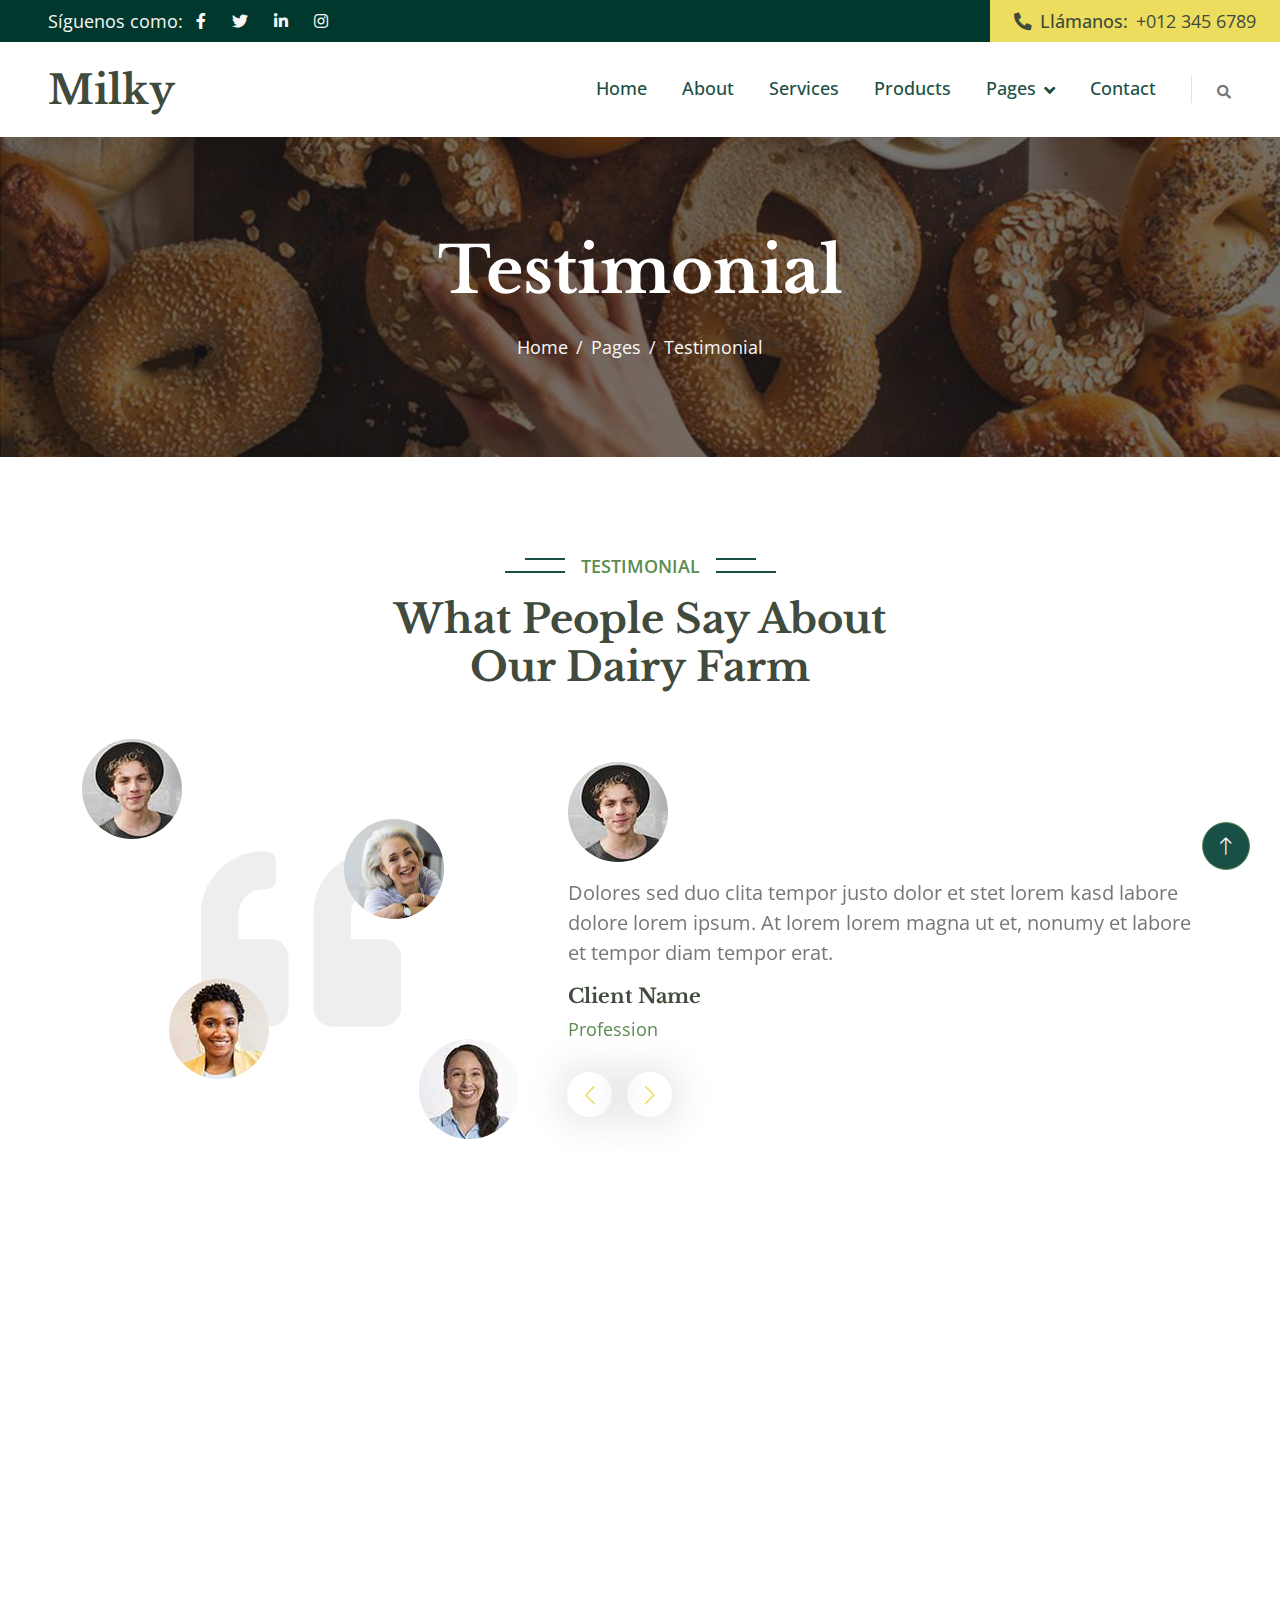
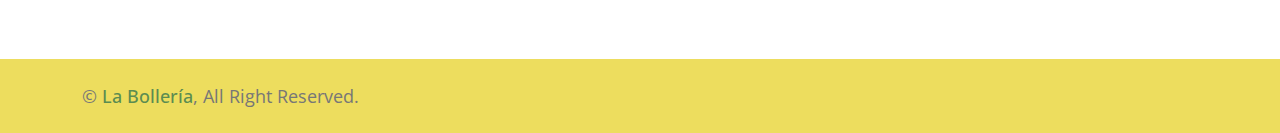
<file: testimonial.html>
<!DOCTYPE html>
<html lang="en">

<head>
    <meta charset="utf-8">
    <title>La Bollería</title>
    <meta content="width=device-width, initial-scale=1.0" name="viewport">
    <meta content="" name="keywords">
    <meta content="" name="description">

    <!-- Favicon -->
    <link href="img/favicon.ico" rel="icon">

    <!-- Google Web Fonts -->
    <link rel="preconnect" href="https://fonts.googleapis.com">
    <link rel="preconnect" href="https://fonts.gstatic.com" crossorigin>
    <link
        href="https://fonts.googleapis.com/css2?family=Libre+Baskerville:wght@700&family=Open+Sans:wght@400;500;600&display=swap"
        rel="stylesheet">

    <!-- Icon Font Stylesheet -->
    <link href="https://cdnjs.cloudflare.com/ajax/libs/font-awesome/5.10.0/css/all.min.css" rel="stylesheet">
    <link href="https://cdn.jsdelivr.net/npm/bootstrap-icons@1.4.1/font/bootstrap-icons.css" rel="stylesheet">

    <!-- Libraries Stylesheet -->
    <link href="lib/animate/animate.min.css" rel="stylesheet">
    <link href="lib/owlcarousel/assets/owl.carousel.min.css" rel="stylesheet">
    <link href="lib/lightbox/css/lightbox.min.css" rel="stylesheet">

    <!-- Customized Bootstrap Stylesheet -->
    <link href="css/bootstrap.min.css" rel="stylesheet">

    <!-- Template Stylesheet -->
    <link href="css/style.css" rel="stylesheet">
</head>

<body>
    <!-- Spinner Start -->
    <div id="spinner"
        class="show bg-white position-fixed translate-middle w-100 vh-100 top-50 start-50 d-flex align-items-center justify-content-center">
        <div class="spinner-border text-primary" role="status" style="width: 3rem; height: 3rem;"></div>
    </div>
    <!-- Spinner End -->


    <!-- Topbar Start -->
    <div class="container-fluid bg-dark px-0">
        <div class="row g-0 d-none d-lg-flex">
            <div class="col-lg-6 ps-5 text-start">
                <div class="h-100 d-inline-flex align-items-center text-light">
                    <span>Síguenos como:</span>
                    <a class="btn btn-link text-light" href=""><i class="fab fa-facebook-f"></i></a>
                    <a class="btn btn-link text-light" href=""><i class="fab fa-twitter"></i></a>
                    <a class="btn btn-link text-light" href=""><i class="fab fa-linkedin-in"></i></a>
                    <a class="btn btn-link text-light" href=""><i class="fab fa-instagram"></i></a>
                </div>
            </div>
            <div class="col-lg-6 text-end">
                <div class="h-100 bg-secondary d-inline-flex align-items-center text-dark py-2 px-4">
                    <span class="me-2 fw-semi-bold"><i class="fa fa-phone-alt me-2"></i>Llámanos:</span>
                    <span>+012 345 6789</span>
                </div>
            </div>
        </div>
    </div>
    <!-- Topbar End -->


    <!-- Navbar Start -->
    <nav class="navbar navbar-expand-lg bg-white navbar-light sticky-top px-4 px-lg-5">
        <a href="index.html" class="navbar-brand d-flex align-items-center">
            <h1 class="m-0">Milky</h1>
        </a>
        <button type="button" class="navbar-toggler me-0" data-bs-toggle="collapse" data-bs-target="#navbarCollapse">
            <span class="navbar-toggler-icon"></span>
        </button>
        <div class="collapse navbar-collapse" id="navbarCollapse">
            <div class="navbar-nav ms-auto p-4 p-lg-0">
                <a href="index.html" class="nav-item nav-link">Home</a>
                <a href="about.html" class="nav-item nav-link">About</a>
                <a href="servicios.html" class="nav-item nav-link">Services</a>
                <a href="productos.html" class="nav-item nav-link">Products</a>
                <div class="nav-item dropdown">
                    <a href="#" class="nav-link dropdown-toggle active" data-bs-toggle="dropdown">Pages</a>
                    <div class="dropdown-menu bg-light m-0">
                        <a href="galeria.html" class="dropdown-item">Gallery</a>
                        <a href="local.html" class="dropdown-item">Features</a>
                        <a href="equipo.html" class="dropdown-item">Our Team</a>
                        <a href="testimonial.html" class="dropdown-item active">Testimonial</a>
                        <a href="404.html" class="dropdown-item">404 Page</a>
                    </div>
                </div>
                <a href="contacto.html" class="nav-item nav-link">Contact</a>
            </div>
            <div class="border-start ps-4 d-none d-lg-block">
                <button type="button" class="btn btn-sm p-0"><i class="fa fa-search"></i></button>
            </div>
        </div>
    </nav>
    <!-- Navbar End -->


    <!-- Page Header Start -->
    <div class="container-fluid page-header py-5 mb-5 wow fadeIn" data-wow-delay="0.1s">
        <div class="container text-center py-5">
            <h1 class="display-3 text-white mb-4 animated slideInDown">Testimonial</h1>
            <nav aria-label="breadcrumb animated slideInDown">
                <ol class="breadcrumb justify-content-center mb-0">
                    <li class="breadcrumb-item"><a href="#">Home</a></li>
                    <li class="breadcrumb-item"><a href="#">Pages</a></li>
                    <li class="breadcrumb-item active" aria-current="page">Testimonial</li>
                </ol>
            </nav>
        </div>
    </div>
    <!-- Page Header End -->


    <!-- Testimonial Start -->
    <div class="container-xxl py-5">
        <div class="container">
            <div class="text-center mx-auto wow fadeInUp" data-wow-delay="0.1s" style="max-width: 500px;">
                <p class="section-title bg-white text-center text-primary px-3">Testimonial</p>
                <h1 class="mb-5">What People Say About Our Dairy Farm</h1>
            </div>
            <div class="row g-5 align-items-center">
                <div class="col-lg-5 wow fadeInUp" data-wow-delay="0.1s">
                    <div class="testimonial-img">
                        <img class="img-fluid animated pulse infinite" src="img/testimonial-1.jpg" alt="">
                        <img class="img-fluid animated pulse infinite" src="img/testimonial-2.jpg" alt="">
                        <img class="img-fluid animated pulse infinite" src="img/testimonial-3.jpg" alt="">
                        <img class="img-fluid animated pulse infinite" src="img/testimonial-4.jpg" alt="">
                    </div>
                </div>
                <div class="col-lg-7 wow fadeInUp" data-wow-delay="0.5s">
                    <div class="owl-carousel testimonial-carousel">
                        <div class="testimonial-item">
                            <img class="img-fluid mb-3" src="img/testimonial-1.jpg" alt="">
                            <p class="fs-5">Dolores sed duo clita tempor justo dolor et stet lorem kasd labore dolore
                                lorem ipsum. At lorem lorem magna ut et, nonumy et labore et tempor diam tempor erat.
                            </p>
                            <h5>Client Name</h5>
                            <span class="text-primary">Profession</span>
                        </div>
                        <div class="testimonial-item">
                            <img class="img-fluid mb-3" src="img/testimonial-2.jpg" alt="">
                            <p class="fs-5">Dolores sed duo clita tempor justo dolor et stet lorem kasd labore dolore
                                lorem ipsum. At lorem lorem magna ut et, nonumy et labore et tempor diam tempor erat.
                            </p>
                            <h5>Client Name</h5>
                            <span class="text-primary">Profession</span>
                        </div>
                        <div class="testimonial-item">
                            <img class="img-fluid mb-3" src="img/testimonial-3.jpg" alt="">
                            <p class="fs-5">Dolores sed duo clita tempor justo dolor et stet lorem kasd labore dolore
                                lorem ipsum. At lorem lorem magna ut et, nonumy et labore et tempor diam tempor erat.
                            </p>
                            <h5>Client Name</h5>
                            <span class="text-primary">Profession</span>
                        </div>
                        <div class="testimonial-item">
                            <img class="img-fluid mb-3" src="img/testimonial-4.jpg" alt="">
                            <p class="fs-5">Dolores sed duo clita tempor justo dolor et stet lorem kasd labore dolore
                                lorem ipsum. At lorem lorem magna ut et, nonumy et labore et tempor diam tempor erat.
                            </p>
                            <h5>Client Name</h5>
                            <span class="text-primary">Profession</span>
                        </div>
                    </div>
                </div>
            </div>
        </div>
    </div>
    <!-- Testimonial End -->


    <!-- Footer Start -->
    <div class="container-fluid bg-dark footer mt-5 py-5 wow fadeIn" data-wow-delay="0.1s">
        <div class="container py-5">
            <div class="row g-5">
                <div class="col-lg-4 col-md-6">
                    <h5 class="text-white mb-4">La Bollería</h5>
                    <p class="mb-2"><i class="fa fa-map-marker-alt me-3"></i>Diagonal a la esquina noreste de la Iglesia
                        Católica de Grecia</p>
                    <p class="mb-2"><i class="fa fa-phone-alt me-3"></i>6432-5900</p>
                    <p class="mb-2"><i class="fa fa-envelope me-3"></i>labolleria.crb@gmail.com</p>
                    <div class="d-flex pt-3">
                        <a class="btn btn-square btn-secondary rounded-circle me-2" target="_blank"
                            href="https://wa.me/50664325900?text=¡Hola, visité su sitio web y me gustaría realizar una consulta!"><i
                                class="bi bi-whatsapp"></i></a>
                        <a class="btn btn-square btn-secondary rounded-circle me-2" target="_blank"
                            href="https://www.instagram.com/labolleriacr/?fbclid=IwAR0MKMSitIbGgIa_4SW2U0Ifqy6U9aUXsqsqbD16D6lpwSvl94m3rwtIl2k"><i
                                class="fab fa-instagram"></i></a>
                        <a class="btn btn-square btn-secondary rounded-circle me-2" target="_blank"
                            href="https://www.facebook.com/profile.php?id=100090992470804"><i
                                class="fab fa-facebook-f"></i></a>
                    </div>
                </div>

                <div class="col-lg-4 col-md-6">
                    <h5 class="text-white mb-4">Horario:</h5>
                    <p class="mb-1">Lunes - Sábado</p>
                    <h6 class="text-light">06:00 am - 07:00 pm</h6>

                </div>
                <div class="col-lg-4 col-md-6">
                    <h5 class="text-white mb-4">Mantenerme informado</h5>
                    <p>Recibe la actualización de nuestro menú rotativo</p>
                    <div class="form-floating footerform">
                        <input type="text" class="form-control bg-transparent" id="name" placeholder="Tu correo">
                        <label for="name">Tu correo</label>
                        <button type="button"
                            class="btn btn-secondary py-2 position-absolute top-0 end-0 mt-2 me-2">Inscribirse</button>
                    </div>
                </div>
            </div>
        </div>
    </div>
    <!-- Footer End -->


    <!-- Copyright Start -->
    <div class="container-fluid bg-secondary text-body copyright py-4">
        <div class="container">
            <div class="row">
                <div class="col-md-6 text-center text-md-start mb-3 mb-md-0">
                    &copy; <a class="fw-semi-bold" href="#">La Bollería</a>, All Right Reserved.
                </div>
            </div>
        </div>
    </div>
    <!-- Copyright End -->


    <!-- Back to Top -->
    <a href="#" class="btn btn-lg btn-primary btn-lg-square rounded-circle back-to-top"><i
            class="bi bi-arrow-up"></i></a>


    <!-- JavaScript Libraries -->
    <script src="https://code.jquery.com/jquery-3.4.1.min.js"></script>
    <script src="https://cdn.jsdelivr.net/npm/bootstrap@5.0.0/dist/js/bootstrap.bundle.min.js"></script>
    <script src="lib/wow/wow.min.js"></script>
    <script src="lib/easing/easing.min.js"></script>
    <script src="lib/waypoints/waypoints.min.js"></script>
    <script src="lib/owlcarousel/owl.carousel.min.js"></script>
    <script src="lib/counterup/counterup.min.js"></script>
    <script src="lib/parallax/parallax.min.js"></script>
    <script src="lib/lightbox/js/lightbox.min.js"></script>

    <!-- Template Javascript -->
    <script src="js/main.js"></script>
</body>

</html>
</file>
<file: css/style.css>
/********** Template CSS **********/
:root {
    --primary: #194f44;
    --secondary: #EDDD5E;
    --light: #F7F7F7;
    --dark: #194f44;
}

.back-to-top {
    position: fixed;
    display: none;
    right: 30px;
    bottom: 30px;
    z-index: 99;
}

.fw-bold {
    font-weight: 700 !important;
}

.fw-medium {
    font-weight: 600 !important;
}

.fw-semi-bold {
    font-weight: 500 !important;
}


/*** Spinner ***/
#spinner {
    opacity: 0;
    visibility: hidden;
    transition: opacity .5s ease-out, visibility 0s linear .5s;
    z-index: 99999;
}

#spinner.show {
    transition: opacity .5s ease-out, visibility 0s linear 0s;
    visibility: visible;
    opacity: 1;
}


/*** Button ***/
.btn {
    transition: .5s;
    font-weight: 500;
}

.btn-primary,
.btn-outline-primary:hover {
    color: var(--light);
}

.btn-secondary,
.btn-outline-secondary:hover {
    color: var(--dark);
}

.btn-square {
    width: 38px;
    height: 38px;
}

.btn-sm-square {
    width: 32px;
    height: 32px;
}

.btn-lg-square {
    width: 48px;
    height: 48px;
}

.btn-square,
.btn-sm-square,
.btn-lg-square {
    padding: 0;
    display: flex;
    align-items: center;
    justify-content: center;
    font-weight: normal;
}


/*** Navbar ***/
.navbar.sticky-top {
    top: -100px;
    transition: .5s;
}

.navbar .navbar-nav .nav-link {
    margin-right: 35px;
    padding: 25px 0;
    color: var(--dark);
    font-size: 18px;
    font-weight: 500;
    outline: none;
}

.navbar .navbar-nav .nav-link:hover,
.navbar .navbar-nav .nav-link.active {
    color: var(--primary);
}

.navbar .dropdown-toggle::after {
    border: none;
    content: "\f107";
    font-family: "Font Awesome 5 Free";
    font-weight: 900;
    vertical-align: middle;
    margin-left: 8px;
}

@media (max-width: 991.98px) {
    .navbar .navbar-nav .nav-link  {
        margin-right: 0;
        padding: 10px 0;
    }

    .navbar .navbar-nav {
        border-top: 1px solid #EEEEEE;
    }
}

@media (min-width: 992px) {
    .navbar .nav-item .dropdown-menu {
        display: block;
        border: none;
        margin-top: 0;
        top: 150%;
        opacity: 0;
        visibility: hidden;
        transition: .5s;
    }

    .navbar .nav-item:hover .dropdown-menu {
        top: 100%;
        visibility: visible;
        transition: .5s;
        opacity: 1;
    }
}


/*** Header ***/
.carousel-caption {
    top: 0;
    left: 0;
    right: 0;
    bottom: 0;
    display: flex;
    align-items: center;
    background: rgba(0, 0, 0, .1);
    z-index: 1;
}

.carousel-control-prev,
.carousel-control-next {
    width: 15%;
}

.carousel-control-prev-icon,
.carousel-control-next-icon {
    width: 3rem;
    height: 3rem;
    border-radius: 3rem;
    background-color: var(--primary);
    border: 10px solid var(--primary);
}

@media (max-width: 768px) {
    #header-carousel .carousel-item {
        position: relative;
        min-height: 450px;
    }
    
    #header-carousel .carousel-item img {
        position: absolute;
        width: 100%;
        height: 100%;
        object-fit: cover;
    }
}

.page-header {
    background: url(../img/banner-2.jpg) center center no-repeat;
    background-size: cover;
}

.page-header .breadcrumb-item+.breadcrumb-item::before {
    color: var(--light);
}

.page-header .breadcrumb-item,
.page-header .breadcrumb-item a {
    font-size: 18px;
    color: var(--light);
}


/*** Section Title ***/
.section-title {
    position: relative;
    display: inline-block;
    text-transform: uppercase;
    font-weight: 600;
}

.section-title::before {
    position: absolute;
    content: "";
    width: calc(100% + 80px);
    height: 2px;
    top: 5px;
    left: -40px;
    background: var(--primary);
    z-index: -1;
}

.section-title::after {
    position: absolute;
    content: "";
    width: calc(100% + 120px);
    height: 2px;
    bottom: 6px;
    left: -60px;
    background: var(--primary);
    z-index: -1;
}

.section-title.text-start::before {
    width: calc(100% + 40px);
    left: 0;
}

.section-title.text-start::after {
    width: calc(100% + 60px);
    left: 0;
}


/*** About ***/
.about-experience {
    position: absolute;
    width: 100%;
    height: 100%;
    right: -45px;
    bottom: -45px;
    display: flex;
    flex-direction: column;
    align-items: center;
    justify-content: center;
}


/*** Service ***/
.service-item {
    position: relative;
    border-radius: 8px;
    box-shadow: 0 0 45px rgba(0, 0, 0, .07);
}

.service-item .service-img {
    position: absolute;
    width: 100%;
    height: 100%;
    top: 0;
    left: 0;
    border-radius: 8px;
    overflow: hidden;
    z-index: -1;
}

.service-item .service-img img {
    position: absolute;
    width: 100%;
    height: 100%;
    left: 0;
    object-fit: cover;
    border-radius: 10px;
}

.service-item .service-img::before {
    position: absolute;
    content: "";
    width: 100%;
    height: 100%;
    top: 0;
    left: 0;
    background: rgba(0, 0, 0, .75);
    border-radius: 10px;
    z-index: 1;
}

.service-item .service-img::after {
    position: absolute;
    content: "";
    width: 100%;
    height: 100%;
    top: 0;
    left: 0;
    background: #FFFFFF;
    transition: .5s ease-out;
    z-index: 2;
}

.service-item:hover .service-img::after {
    width: 0;
    left: auto;
    right: 0;
}

.service-item .service-text .service-icon {
    width: 140px;
    height: 140px;
    padding: 15px;
    margin-top: -70px;
    margin-bottom: 40px;
    background: #FFFFFF;
    border-radius: 140px;
    overflow: hidden;
    box-shadow: 0 0 60px rgba(0, 0, 0, .1);
}

.service-item .service-text h5,
.service-item .service-text p {
    transition: .5s;
}

.service-item:hover .service-text h5,
.service-item:hover .service-text p {
    color: #FFFFFF;
}

.service-item .service-text .btn {
    color: var(--secondary);
    background: #FFFFFF;
    box-shadow: 0 0 45px rgba(0, 0, 0, .25);
}

.service-item .service-text .btn:hover {
    color: var(--dark);
    background: var(--secondary);
}


/*** Product ***/
.product-item {
    position: relative;
    border-radius: 8px;
    overflow: hidden;
    box-shadow: 0 0 45px rgba(0, 0, 0, .07);
}

.product-item .product-overlay {
    position: absolute;
    width: 100%;
    height: 100%;
    top: 0;
    left: 0;
    display: flex;
    align-items: center;
    justify-content: center;
    background: rgba(0, 0, 0, .75);
    opacity: 0;
    padding-top: 60px;
    transition: .5s;
}

.product-item:hover .product-overlay {
    opacity: 1;
    padding-top: 0;
}


/*** Team ***/
.team-item {
    position: relative;
    text-align: center;
    border-radius: 8px;
    box-shadow: 0 0 45px rgba(0, 0, 0, .07);
}

.team-item .btn {
    border-color: transparent;
    box-shadow: 0 0 45px rgba(0, 0, 0, .2);
}


/*** Testimonial ***/
.testimonial-img {
    position: relative;
    min-height: 400px;
}

.testimonial-img::after {
    position: absolute;
    content: "\f10d";
    font-family: "Font Awesome 5 Free";
    font-weight: 900;
    font-size: 200px;
    color: #EEEEEE;
    top: 50%;
    left: 50%;
    transform: translate(-50%, -50%);
    z-index: -1;
}

.testimonial-img img {
    position: absolute;
    width: 100px;
    height: 100px;
    border-radius: 100px;
}

.testimonial-img img:nth-child(1) {
    top: 0;
    left: 0;
}

.testimonial-img img:nth-child(2) {
    top: 60%;
    left: 20%;
}

.testimonial-img img:nth-child(3) {
    top: 20%;
    left: 60%;
}

.testimonial-img img:nth-child(4) {
    bottom: 0;
    right: 0;
}

.testimonial-img img .animated.pulse {
    animation-duration: 2s;
}

.testimonial-carousel .owl-item img {
    width: 100px;
    height: 100px;
    border-radius: 100px;
}

.testimonial-carousel .owl-nav {
    margin-top: 30px;
    display: flex;
}

.testimonial-carousel .owl-nav .owl-prev,
.testimonial-carousel .owl-nav .owl-next {
    margin-right: 15px;
    width: 45px;
    height: 45px;
    display: flex;
    align-items: center;
    justify-content: center;
    color: var(--secondary);
    border-radius: 45px;
    box-shadow: 0 0 45px rgba(0, 0, 0, .2);
    font-size: 22px;
    transition: .5s;
}

.testimonial-carousel .owl-nav .owl-prev:hover,
.testimonial-carousel .owl-nav .owl-next:hover {
    background: var(--secondary);
    color: var(--dark);
}


/*** Footer ***/
.footer {
    color: #d1d1d1;
}

.footer .btn.btn-link {
    display: block;
    margin-bottom: 5px;
    padding: 0;
    text-align: left;
    color: #B0B9AE;
    font-weight: normal;
    text-transform: capitalize;
    transition: .3s;
}

.footer .btn.btn-link::before {
    position: relative;
    content: "\f105";
    font-family: "Font Awesome 5 Free";
    font-weight: 900;
    margin-right: 10px;
}

.footer .btn.btn-link:hover {
    color: var(--light);
    letter-spacing: 1px;
    box-shadow: none;
}

/* To fix footer input text contrast */
.footerform .form-control {
    color: #d1d1d1;
}

.linkmas {
    font-weight: bold;
    font-size: 1.1rem;
}

body {
    font-size: 1.1rem;
}

.darkgreen{
    color: var(--dark)
}

.modal-footer {
    justify-content: center;
}
</file>
